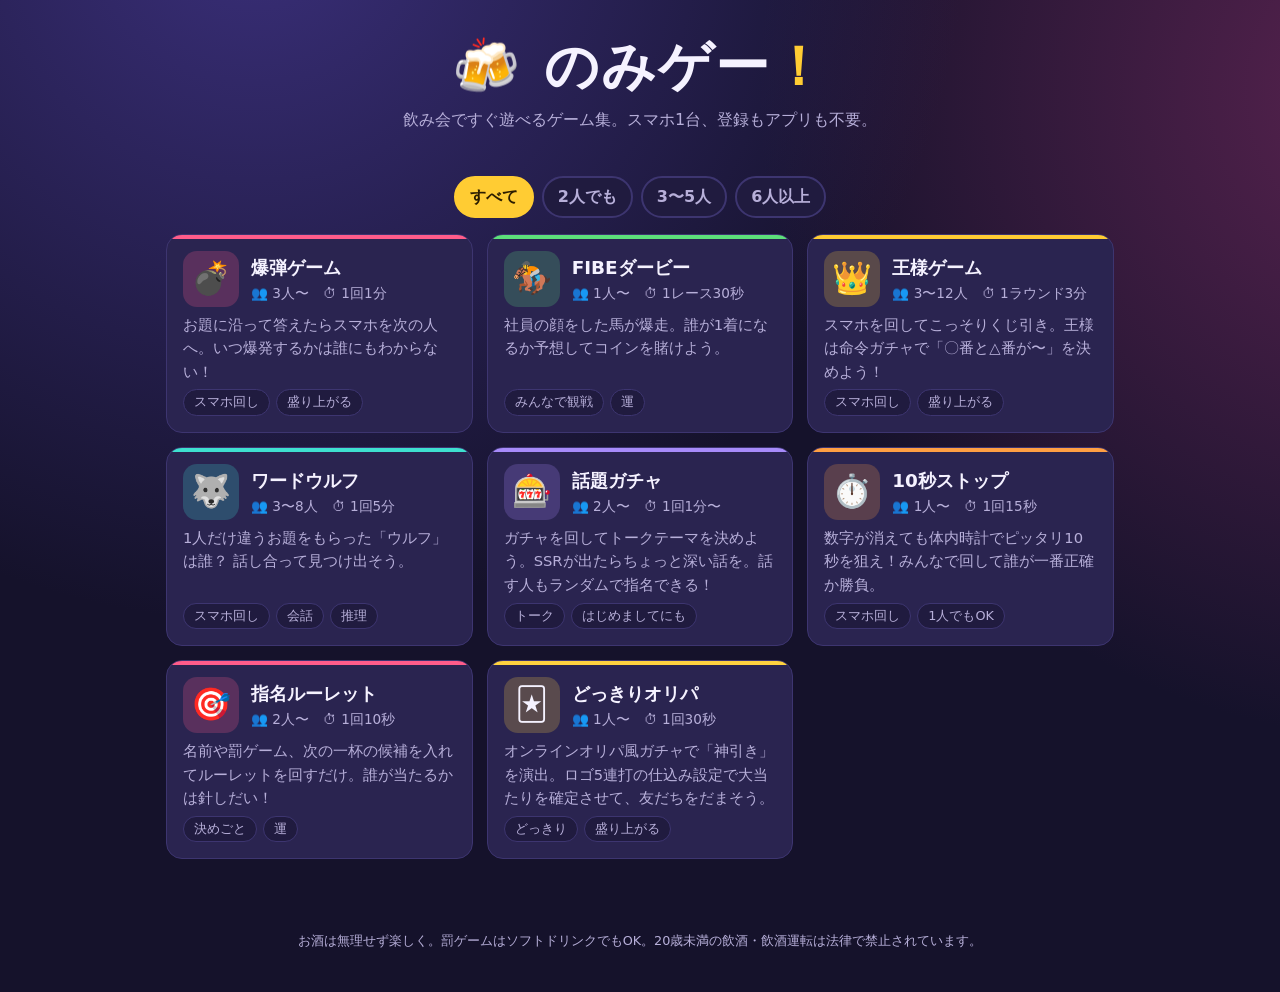
<file: index.html>
<!doctype html>
<html lang="ja">
<head>
<meta charset="utf-8">
<meta name="viewport" content="width=device-width,initial-scale=1">
<title>のみゲー！</title>
<meta name="description" content="飲み会ですぐ遊べるブラウザゲーム集。スマホ1台で、登録もアプリも不要。">
<link rel="icon" href="data:image/svg+xml,<svg xmlns='http://www.w3.org/2000/svg' viewBox='0 0 100 100'><text y='.9em' font-size='90'>🍻</text></svg>">
<link rel="stylesheet" href="assets/common.css">
<style>
  .hero { text-align: center; padding: 36px 16px 8px; }
  .hero h1 { margin: 0; font-size: clamp(2.2rem, 9vw, 3.4rem); letter-spacing: .04em; line-height: 1.15; }
  .hero h1 span { color: var(--accent); }
  .hero p { margin: 8px 0 0; color: var(--sub); }
  .filters { display: flex; gap: 8px; flex-wrap: wrap; justify-content: center; margin: 20px 0 8px; }
  .filters button {
    border: 2px solid var(--line); background: var(--bg2); color: var(--sub); border-radius: 999px;
    padding: 6px 14px; font-weight: 700;
  }
  .filters button.on { background: var(--accent); border-color: var(--accent); color: var(--accent-ink); }
  .grid { display: grid; grid-template-columns: repeat(auto-fill, minmax(260px, 1fr)); gap: 14px; margin-top: 16px; }
  .game {
    display: flex; flex-direction: column; gap: 6px; text-decoration: none; color: var(--ink);
    background: var(--card); border: 1px solid var(--line); border-radius: var(--radius); padding: 16px;
    position: relative; overflow: hidden; transition: transform .12s, border-color .12s;
  }
  .game::before { content: ""; position: absolute; inset: 0 0 auto 0; height: 4px; background: var(--c); }
  .game:hover { transform: translateY(-2px); border-color: var(--c); }
  .game .top { display: flex; align-items: center; gap: 12px; }
  .game .emoji {
    font-size: 2rem; width: 56px; height: 56px; display: grid; place-items: center; border-radius: 14px;
    background: color-mix(in srgb, var(--c) 22%, transparent); flex: none;
  }
  .game h2 { margin: 0; font-size: 1.15rem; }
  .game .meta { color: var(--sub); font-size: .85rem; }
  .game p { margin: 0; color: var(--sub); font-size: .92rem; flex: 1; }
  .game .tags { display: flex; gap: 6px; flex-wrap: wrap; }
  .empty { text-align: center; color: var(--sub); padding: 32px 0; }
  footer { text-align: center; color: var(--sub); font-size: .8rem; padding: 24px 16px 40px; }
</style>
</head>
<body>
  <header class="hero">
    <h1>🍻 のみゲー<span>！</span></h1>
    <p>飲み会ですぐ遊べるゲーム集。スマホ1台、登録もアプリも不要。</p>
  </header>

  <main class="g-main" style="max-width: 980px">
    <div class="filters" id="filters" role="group" aria-label="人数で絞り込み"></div>
    <div class="grid" id="grid"></div>
    <p class="empty hidden" id="empty">この人数で遊べるゲームはまだありません</p>
  </main>

  <footer>
    お酒は無理せず楽しく。罰ゲームはソフトドリンクでもOK。20歳未満の飲酒・飲酒運転は法律で禁止されています。
  </footer>

<script src="assets/games.js"></script>
<script>
(() => {
  const FILTERS = [
    { label: 'すべて', test: () => true },
    { label: '2人でも', test: g => g.minPlayers <= 2 },
    { label: '3〜5人', test: g => g.minPlayers <= 5 && g.maxPlayers >= 3 },
    { label: '6人以上', test: g => g.maxPlayers >= 6 },
  ];
  const esc = s => String(s).replace(/[&<>"']/g, c => ({ '&': '&amp;', '<': '&lt;', '>': '&gt;', '"': '&quot;', "'": '&#39;' }[c]));
  const games = window.GAMES || [];
  let current = 0;
  try { current = Math.min(FILTERS.length - 1, Math.max(0, +localStorage.getItem('nomige-filter') || 0)); } catch (e) { current = 0; }

  function render() {
    document.getElementById('filters').innerHTML = FILTERS.map((f, i) =>
      `<button class="${i === current ? 'on' : ''}" data-i="${i}" aria-pressed="${i === current}">${f.label}</button>`).join('');
    const list = games.filter(FILTERS[current].test);
    document.getElementById('grid').innerHTML = list.map(g => `
      <a class="game" href="${esc(g.path)}" style="--c:${esc(g.color)}">
        <div class="top">
          <span class="emoji" aria-hidden="true">${g.emoji}</span>
          <div><h2>${esc(g.title)}</h2><div class="meta">👥 ${esc(g.players)}　⏱ ${esc(g.time)}</div></div>
        </div>
        <p>${esc(g.desc)}</p>
        <div class="tags">${g.tags.map(t => `<span class="chip">${esc(t)}</span>`).join('')}</div>
      </a>`).join('');
    document.getElementById('empty').classList.toggle('hidden', list.length > 0);
  }
  document.getElementById('filters').addEventListener('click', e => {
    const b = e.target.closest('button');
    if (!b) return;
    current = +b.dataset.i;
    try { localStorage.setItem('nomige-filter', current); } catch (err) { /* 保存できなくても絞り込みは動く */ }
    render();
  });
  render();
})();
</script>
</body>
</html>
</file>
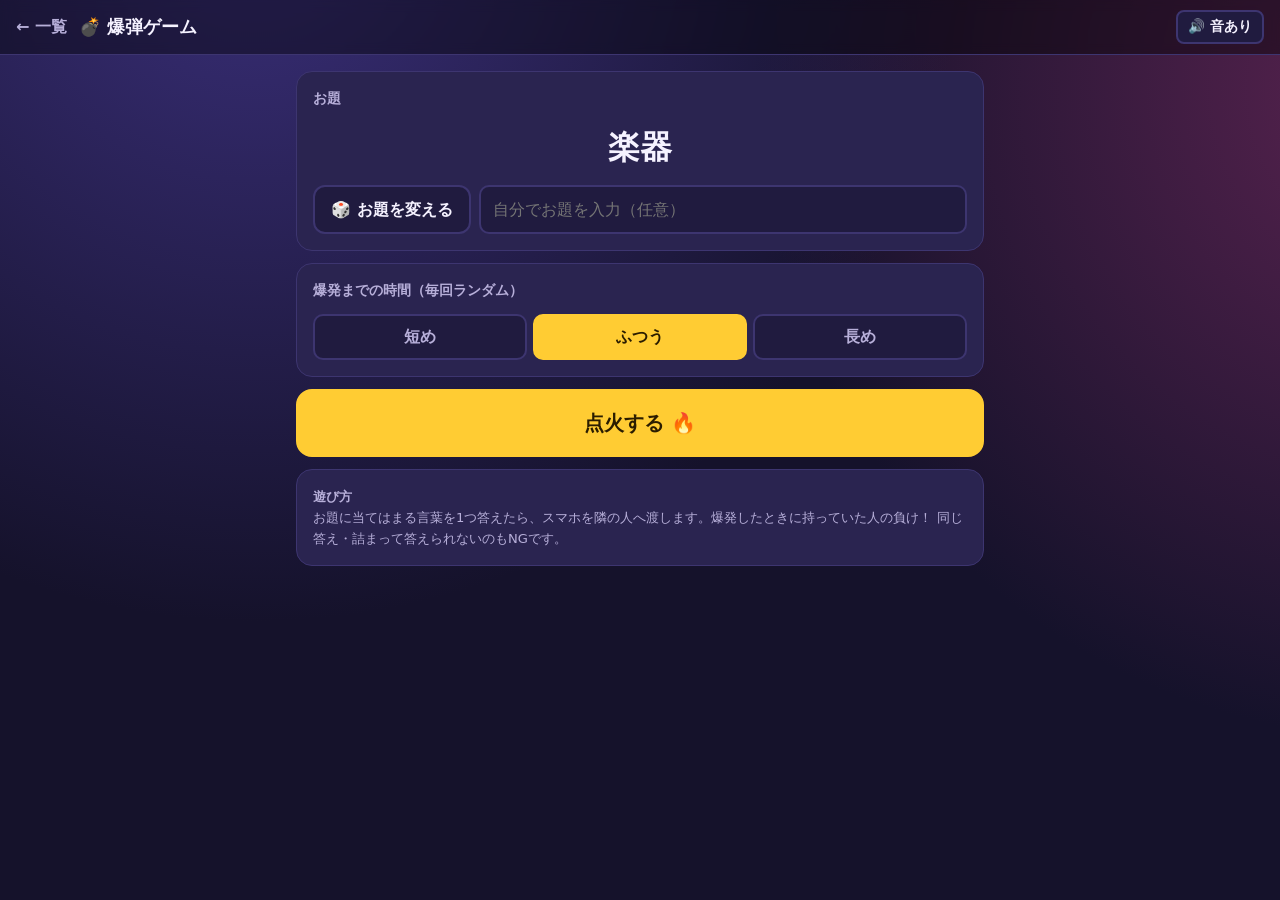
<file: games/bomb/index.html>
<!doctype html>
<html lang="ja">
<head>
<meta charset="utf-8">
<meta name="viewport" content="width=device-width,initial-scale=1">
<title>爆弾ゲーム｜のみゲー！</title>
<link rel="icon" href="data:image/svg+xml,<svg xmlns='http://www.w3.org/2000/svg' viewBox='0 0 100 100'><text y='.9em' font-size='90'>💣</text></svg>">
<link rel="stylesheet" href="../../assets/common.css">
<style>
  .topic { font-size: clamp(1.4rem, 6vw, 2rem); font-weight: 900; text-align: center; margin: 4px 0; line-height: 1.35; }
  .label { color: var(--sub); font-size: .85rem; font-weight: 700; }
  .seg { display: grid; grid-template-columns: repeat(3, 1fr); gap: 6px; }
  .seg button { border: 2px solid var(--line); background: var(--bg2); color: var(--sub); border-radius: 10px; padding: 8px 4px; font-weight: 700; }
  .seg button.on { background: var(--accent); border-color: var(--accent); color: var(--accent-ink); }
  .bomb-wrap { display: grid; place-items: center; padding: 24px 0 8px; }
  .bomb { font-size: 9rem; line-height: 1; user-select: none; animation: pulse 1s infinite ease-in-out; }
  .bomb.hot { animation-duration: .35s; }
  @keyframes pulse { 0%, 100% { transform: scale(1) rotate(-4deg); } 50% { transform: scale(1.08) rotate(4deg); } }
  .passes { text-align: center; color: var(--sub); }
  .boom {
    position: fixed; inset: 0; z-index: 100; display: grid; place-items: center; text-align: center; padding: 24px;
    background: radial-gradient(circle, #ffdd55 0, #ff5a1f 35%, #b3001b 75%, #3a0010 100%);
    animation: shake .5s;
  }
  .boom h2 { font-size: clamp(3rem, 18vw, 6rem); margin: 0; color: #fff; text-shadow: 0 4px 0 #0005; letter-spacing: .05em; }
  .boom .penalty { background: #0007; border-radius: 16px; padding: 14px 18px; margin: 16px auto; max-width: 420px; font-size: 1.15rem; font-weight: 700; }
  @keyframes shake {
    0%, 100% { transform: translate(0, 0); } 20% { transform: translate(-12px, 6px); } 40% { transform: translate(10px, -8px); }
    60% { transform: translate(-8px, -4px); } 80% { transform: translate(6px, 8px); }
  }
</style>
</head>
<body>
<header class="g-header">
  <a class="back" href="../../">← 一覧</a>
  <h1>💣 爆弾ゲーム</h1>
  <button class="btn small" id="soundBtn" aria-pressed="true">🔊 音あり</button>
</header>

<main class="g-main stack">
  <!-- 準備画面 -->
  <section id="setup" class="stack">
    <div class="card stack">
      <span class="label">お題</span>
      <div class="topic" id="topic"></div>
      <div class="row">
        <button class="btn" id="shuffleBtn">🎲 お題を変える</button>
        <input class="field" id="customTopic" maxlength="40" placeholder="自分でお題を入力（任意）" style="flex:1;min-width:180px">
      </div>
    </div>
    <div class="card stack">
      <span class="label">爆発までの時間（毎回ランダム）</span>
      <div class="seg" id="lengthSeg">
        <button data-len="short">短め</button>
        <button data-len="normal" class="on">ふつう</button>
        <button data-len="long">長め</button>
      </div>
    </div>
    <button class="btn big primary" id="startBtn">点火する 🔥</button>
    <div class="card note">
      <b>遊び方</b><br>
      お題に当てはまる言葉を1つ答えたら、スマホを隣の人へ渡します。爆発したときに持っていた人の負け！
      同じ答え・詰まって答えられないのもNGです。
    </div>
  </section>

  <!-- プレイ中 -->
  <section id="play" class="stack hidden">
    <div class="card"><span class="label">お題</span><div class="topic" id="playTopic"></div></div>
    <div class="bomb-wrap"><div class="bomb" id="bomb" aria-hidden="true">💣</div></div>
    <button class="btn big pink" id="passBtn">答えた！次の人へ 👉</button>
    <p class="passes" id="passes">パス 0 回</p>
  </section>
</main>

<div class="boom hidden" id="boom" role="alertdialog" aria-labelledby="boomTitle">
  <div>
    <h2 id="boomTitle">BOOM!!</h2>
    <p style="margin:0;font-weight:700">いまスマホを持っている人の負け！</p>
    <div class="penalty" id="penalty"></div>
    <div class="row" style="justify-content:center">
      <button class="btn primary" id="againBtn">もう一回（同じお題）</button>
      <button class="btn" id="newBtn">お題を変えて遊ぶ</button>
    </div>
  </div>
</div>

<script>
(() => {
  const TOPICS = [
    '山手線の駅', '赤いもの', 'コンビニで売っているもの', '「〜ラーメン」', 'カタカナ3文字の食べ物', '居酒屋のメニュー',
    'スポーツの名前', '国の名前', '果物', '動物', 'ジブリ作品', '会社にあるもの', '丸いもの', '冷蔵庫に入っているもの',
    '「あ」から始まる言葉', 'お寿司のネタ', '日本の都道府県', '野菜', '楽器', 'お菓子の名前', '乗り物', '夏といえば',
    '冬といえば', '体の部位', '色の名前', '朝ごはんに食べるもの', 'お酒の種類', '鍋の具材', '星座', '文房具',
    '「〜パン」', 'キャンプで使うもの', '昭和っぽいもの', 'カレーに入れるもの', '映画のタイトル', '虫の名前',
  ];
  const PENALTIES = [
    '好きな食べ物を3つ発表', '最近あった小さな幸せを話す', '右隣の人のいいところを1つ褒める', '一発ギャグ（スベってもOK）',
    'みんなに飲み物を注いで回る', '変顔で写真を1枚', '次の乾杯の音頭をとる', '子どもの頃の夢を発表',
    'お水かソフトドリンクを一杯飲む', '語尾に「〜ござる」をつけて次のゲームまで話す', '最近ハマっていることを30秒プレゼン',
    'モノマネを1つ（誰でもOK）',
  ];
  const LENGTHS = { short: [8, 20], normal: [18, 40], long: [35, 70] };

  const $ = s => document.querySelector(s);
  let topicIdx = Math.floor(Math.random() * TOPICS.length);
  let len = 'normal';
  let sound = true;
  let timer = 0, tickTimer = 0, startAt = 0, fuse = 0, passes = 0;
  let ctx = null;

  try { sound = localStorage.getItem('nomige-sound') !== 'off'; } catch (e) { sound = true; }

  const currentTopic = () => $('#customTopic').value.trim() || TOPICS[topicIdx];

  function renderSetup() {
    $('#topic').textContent = currentTopic();
    document.querySelectorAll('#lengthSeg button').forEach(b => b.classList.toggle('on', b.dataset.len === len));
    $('#soundBtn').textContent = sound ? '🔊 音あり' : '🔇 音なし';
    $('#soundBtn').setAttribute('aria-pressed', String(sound));
  }

  // ---------- 効果音（WebAudio。音声ファイルなし） ----------
  function audio() {
    if (!sound) return null;
    if (!ctx) {
      const AC = window.AudioContext || window.webkitAudioContext;
      if (!AC) return null;
      ctx = new AC();
    }
    if (ctx.state === 'suspended') ctx.resume();
    return ctx;
  }
  function beep(freq, dur, vol) {
    const a = audio();
    if (!a) return;
    const o = a.createOscillator(), g = a.createGain();
    o.type = 'square'; o.frequency.value = freq;
    g.gain.setValueAtTime(vol, a.currentTime);
    g.gain.exponentialRampToValueAtTime(0.0001, a.currentTime + dur);
    o.connect(g).connect(a.destination);
    o.start(); o.stop(a.currentTime + dur);
  }
  function explosionSound() {
    const a = audio();
    if (!a) return;
    const len = a.sampleRate * 1.2;
    const buf = a.createBuffer(1, len, a.sampleRate);
    const d = buf.getChannelData(0);
    for (let i = 0; i < len; i++) d[i] = (Math.random() * 2 - 1) * Math.pow(1 - i / len, 2.5);
    const src = a.createBufferSource(), f = a.createBiquadFilter(), g = a.createGain();
    src.buffer = buf; f.type = 'lowpass'; f.frequency.value = 900; g.gain.value = 0.9;
    src.connect(f).connect(g).connect(a.destination);
    src.start();
  }

  // ---------- 進行 ----------
  function start() {
    audio();
    const [lo, hi] = LENGTHS[len];
    fuse = (lo + Math.random() * (hi - lo)) * 1000;
    startAt = performance.now();
    passes = 0;
    $('#passes').textContent = 'パス 0 回';
    $('#playTopic').textContent = currentTopic();
    $('#setup').classList.add('hidden');
    $('#play').classList.remove('hidden');
    $('#boom').classList.add('hidden');
    $('#bomb').classList.remove('hot');
    clearTimeout(timer);
    timer = setTimeout(explode, fuse);
    tick();
  }
  function tick() {
    const elapsed = performance.now() - startAt;
    // 残り時間が少ないほど速く鳴らす。ただし揺らぎを入れて正確な残り時間は読ませない
    const ratio = Math.min(1, elapsed / fuse);
    const gap = Math.max(160, 900 - ratio * 700 + (Math.random() - 0.5) * 160);
    $('#bomb').classList.toggle('hot', ratio > 0.6);
    beep(ratio > 0.6 ? 1200 : 880, 0.06, 0.08);
    tickTimer = setTimeout(tick, gap);
  }
  function explode() {
    clearTimeout(tickTimer);
    explosionSound();
    try { if (navigator.vibrate) navigator.vibrate([400, 100, 400]); } catch (e) { /* 振動非対応 */ }
    $('#penalty').textContent = '罰ゲーム：' + PENALTIES[Math.floor(Math.random() * PENALTIES.length)];
    $('#boom').classList.remove('hidden');
  }
  function stopAll() { clearTimeout(timer); clearTimeout(tickTimer); }

  $('#shuffleBtn').addEventListener('click', () => {
    $('#customTopic').value = '';
    let n;
    do { n = Math.floor(Math.random() * TOPICS.length); } while (n === topicIdx && TOPICS.length > 1);
    topicIdx = n;
    renderSetup();
  });
  $('#customTopic').addEventListener('input', renderSetup);
  $('#lengthSeg').addEventListener('click', e => {
    const b = e.target.closest('button');
    if (b) { len = b.dataset.len; renderSetup(); }
  });
  $('#soundBtn').addEventListener('click', () => {
    sound = !sound;
    try { localStorage.setItem('nomige-sound', sound ? 'on' : 'off'); } catch (e) { /* 保存不可でも動く */ }
    renderSetup();
  });
  $('#startBtn').addEventListener('click', start);
  $('#passBtn').addEventListener('click', () => {
    passes++;
    $('#passes').textContent = `パス ${passes} 回`;
    beep(520, 0.05, 0.1);
  });
  $('#againBtn').addEventListener('click', start);
  $('#newBtn').addEventListener('click', () => {
    stopAll();
    $('#boom').classList.add('hidden');
    $('#play').classList.add('hidden');
    $('#setup').classList.remove('hidden');
    $('#shuffleBtn').click();
  });
  // 画面を離れたら止める（裏で爆発しないように）
  document.addEventListener('visibilitychange', () => {
    if (document.hidden && !$('#play').classList.contains('hidden') && $('#boom').classList.contains('hidden')) {
      stopAll();
      $('#play').classList.add('hidden');
      $('#setup').classList.remove('hidden');
    }
  });

  renderSetup();
})();
</script>
</body>
</html>
</file>
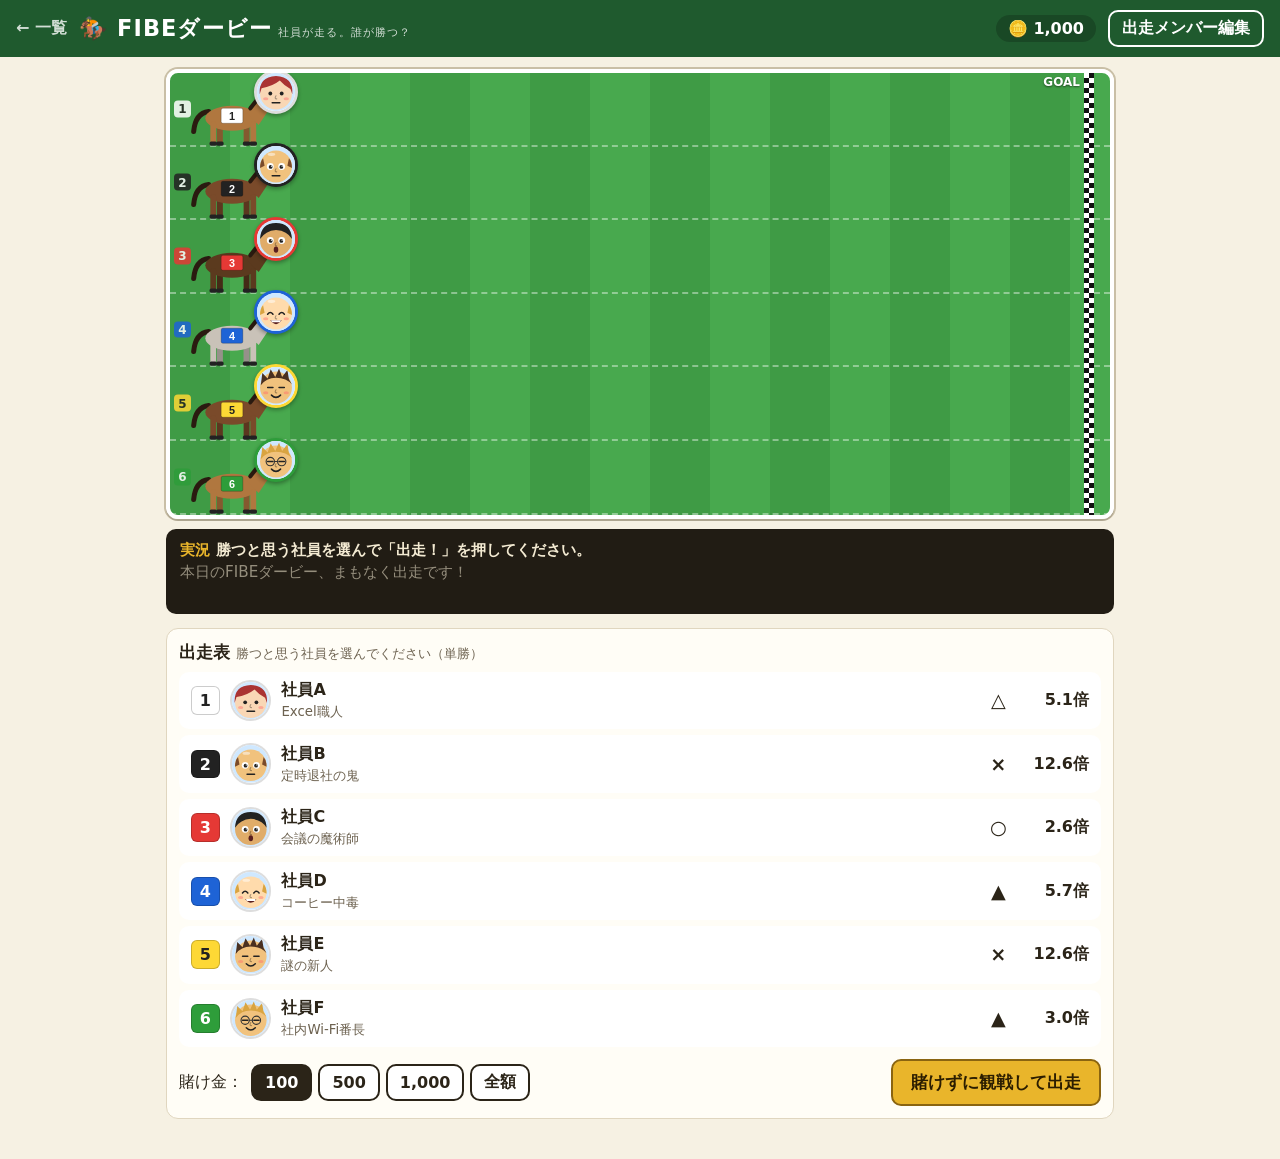
<file: games/fibe-derby/index.html>
<!doctype html>
<html lang="ja">
<head>
<meta charset="utf-8">
<meta name="viewport" content="width=device-width,initial-scale=1">
<title>FIBEダービー｜のみゲー！</title>
<link rel="icon" href="data:image/svg+xml,<svg xmlns='http://www.w3.org/2000/svg' viewBox='0 0 100 100'><text y='.9em' font-size='90'>🏇</text></svg>">
<style>
  :root {
    --bg: #f6f1e3;
    --ink: #2b2418;
    --sub: #6d6250;
    --green: #1f5a2e;
    --gold: #e9b52b;
    --card: #fffdf6;
    --line: #e0d6bf;
    --lane-h: 4.6em;
  }
  * { box-sizing: border-box; }
  html, body { margin: 0; }
  body {
    background: var(--bg);
    color: var(--ink);
    font-family: "Hiragino Kaku Gothic ProN", "Yu Gothic UI", "Meiryo", system-ui, sans-serif;
    font-size: 16px;
  }
  button { font: inherit; cursor: pointer; }
  button:disabled { cursor: not-allowed; opacity: .45; }

  header {
    background: var(--green);
    color: #fff;
    padding: 10px 16px;
    display: flex;
    align-items: center;
    gap: 12px;
    flex-wrap: wrap;
  }
  header h1 { margin: 0; font-size: 1.4rem; letter-spacing: .05em; flex: 1; white-space: nowrap; }
  header h1 small { font-size: .7rem; font-weight: normal; opacity: .8; margin-left: 6px; }
  .back-link { color: #fffc; text-decoration: none; font-weight: 700; white-space: nowrap; }
  .back-link:hover { color: #fff; }
  .coins { background: #0003; border-radius: 999px; padding: 4px 12px; font-weight: 700; }
  .btn {
    border: 2px solid var(--ink);
    background: #fff;
    color: var(--ink);
    border-radius: 10px;
    padding: 6px 12px;
    font-weight: 700;
  }
  header .btn { border-color: #fff; background: transparent; color: #fff; }
  .btn.primary { background: var(--gold); border-color: #8a6410; color: #2b1d00; }

  main { max-width: 980px; margin: 0 auto; padding: 12px 16px 40px; }

  /* ---------- コース ---------- */
  #track {
    position: relative;
    border-radius: 12px;
    overflow: hidden;
    background: repeating-linear-gradient(90deg, #3f9b45 0 60px, #48a94e 60px 120px);
    border: 4px solid #fff;
    box-shadow: 0 2px 0 #0002, 0 0 0 2px #c9bfa6;
    font-size: 16px;
  }
  .lane { position: relative; height: var(--lane-h); border-bottom: 2px dashed #ffffff66; }
  .lane:last-child { border-bottom: 0; }
  .lane-no {
    position: absolute; left: 4px; top: 50%; transform: translateY(-50%);
    width: 1.4em; height: 1.4em; border-radius: 4px; font-size: .75em; font-weight: 700;
    display: grid; place-items: center; opacity: .85;
  }
  .goal {
    position: absolute; top: 0; bottom: 0; right: 16px; width: 10px;
    background: conic-gradient(#111 25%, #fff 0 50%, #111 0 75%, #fff 0) 0 0 / 10px 10px;
    z-index: 1;
  }
  .goal-label {
    position: absolute; right: 30px; top: 2px; color: #fff; font-weight: 900; font-size: .75rem;
    text-shadow: 0 1px 2px #0008; z-index: 1;
  }
  #track.slowmo { box-shadow: 0 0 0 2px #c9bfa6, inset 0 0 60px #000a; }
  #track.slowmo::after {
    content: "SLOW MOTION"; position: absolute; left: 50%; top: 50%; transform: translate(-50%, -50%);
    font-size: 2.2rem; font-weight: 900; color: #fff3; letter-spacing: .2em; pointer-events: none; z-index: 3;
    white-space: nowrap;
  }

  /* ---------- 馬 ---------- */
  .horse {
    position: absolute; left: 0; top: calc((var(--lane-h) - 4.2em) / 2 + .4em);
    width: 6.25em; height: 4.2em; z-index: 2; will-change: transform;
  }
  .flip, .bob { position: absolute; inset: 0; }
  .horse.back .flip { transform: scaleX(-1); }
  .horse-svg { position: absolute; inset: 0; width: 100%; height: 100%; overflow: visible; }
  .face {
    position: absolute; left: 3.85em; top: -.8em; width: 2.75em; height: 2.75em;
    border-radius: 50%; overflow: hidden; border: 3px solid #fff; background: #fff;
    box-shadow: 0 2px 4px #0005;
  }
  .face img, .face svg { width: 100%; height: 100%; object-fit: cover; display: block; }
  .bubble {
    position: absolute; left: 4.4em; top: -1.9em; font-size: 1.1em; z-index: 4;
    filter: drop-shadow(0 1px 1px #0006); pointer-events: none;
  }
  .rank-badge {
    position: absolute; left: -.2em; top: -.6em; background: var(--gold); color: #2b1d00; font-weight: 900;
    border-radius: 6px; padding: 0 .35em; font-size: .8em; z-index: 4; display: none;
  }
  .horse.done .rank-badge { display: block; }

  .leg { transform-box: fill-box; transform-origin: 50% 0; }
  .tail { transform-box: fill-box; transform-origin: 100% 0; }
  .running .leg-a { animation: legA .32s infinite alternate ease-in-out; }
  .running .leg-b { animation: legB .32s infinite alternate ease-in-out; }
  .running .tail { animation: tail .32s infinite alternate ease-in-out; }
  .running .bob { animation: bob .32s infinite alternate ease-in-out; }
  .horse.napping .leg, .horse.napping .bob, .horse.napping .tail { animation: none; }
  .horse.spin .bob { animation: spin .5s linear infinite; }
  #track.slowmo .running .leg-a, #track.slowmo .running .leg-b,
  #track.slowmo .running .tail, #track.slowmo .running .bob { animation-duration: .9s; }
  @keyframes legA { from { transform: rotate(30deg); } to { transform: rotate(-30deg); } }
  @keyframes legB { from { transform: rotate(-30deg); } to { transform: rotate(30deg); } }
  @keyframes tail { from { transform: rotate(-10deg); } to { transform: rotate(14deg); } }
  @keyframes bob { from { transform: translateY(0); } to { transform: translateY(-4px); } }
  @keyframes spin { to { transform: rotate(360deg); } }

  /* ---------- 実況 ---------- */
  #commentary {
    margin-top: 10px; background: #211c14; color: #f3ead2; border-radius: 10px;
    padding: 10px 14px; min-height: 5.6em; font-size: .95rem; line-height: 1.5;
  }
  #commentary .label { color: var(--gold); font-weight: 900; margin-right: 6px; }
  #commentary p { margin: 0; opacity: .55; }
  #commentary p:first-child { opacity: 1; font-weight: 700; }

  /* ---------- 出走表 ---------- */
  #paddock { margin-top: 14px; background: var(--card); border: 1px solid var(--line); border-radius: 12px; padding: 12px; }
  #paddock h2 { margin: 0 0 8px; font-size: 1.05rem; }
  #paddock h2 small { font-weight: normal; color: var(--sub); font-size: .8rem; margin-left: 6px; }
  .rows { display: grid; gap: 6px; }
  .row {
    display: grid; grid-template-columns: auto auto 1fr auto auto; align-items: center; gap: 10px;
    padding: 6px 10px; border: 2px solid transparent; border-radius: 10px; background: #fff; cursor: pointer;
  }
  .row:hover { border-color: var(--line); }
  .row.sel { border-color: var(--gold); background: #fff7d9; }
  .row input { position: absolute; opacity: 0; pointer-events: none; }
  .locked .row { cursor: default; }
  .waku { width: 1.8em; height: 1.8em; border-radius: 6px; display: grid; place-items: center; font-weight: 900; border: 1px solid #0003; }
  .pface { width: 2.6em; height: 2.6em; border-radius: 50%; overflow: hidden; border: 2px solid #0002; background: #fff; }
  .pface img, .pface svg { width: 100%; height: 100%; object-fit: cover; display: block; }
  .pname { min-width: 0; }
  .pname b { display: block; overflow: hidden; text-overflow: ellipsis; white-space: nowrap; }
  .pname small { color: var(--sub); }
  .cond { font-size: 1.2rem; font-weight: 900; width: 1.4em; text-align: center; }
  .odds { font-weight: 900; font-variant-numeric: tabular-nums; min-width: 4.2em; text-align: right; }

  .betbar { display: flex; flex-wrap: wrap; align-items: center; gap: 8px; margin-top: 12px; }
  .betbar .amounts { display: flex; gap: 6px; flex-wrap: wrap; }
  .amt.sel { background: var(--ink); color: #fff; }
  #startBtn { margin-left: auto; font-size: 1.05rem; padding: 10px 18px; }

  /* ---------- モーダル ---------- */
  .modal { position: fixed; inset: 0; background: #000a; display: none; align-items: center; justify-content: center; padding: 16px; z-index: 10; }
  .modal.open { display: flex; }
  .sheet {
    background: var(--card); border-radius: 16px; width: 100%; max-width: 560px; max-height: calc(100vh - 32px);
    overflow: auto; padding: 18px; box-shadow: 0 10px 40px #0006;
  }
  .sheet h2 { margin: 0 0 12px; }
  .podium { display: flex; align-items: flex-end; justify-content: center; gap: 10px; margin: 8px 0 14px; }
  .pod { text-align: center; flex: 1; max-width: 160px; }
  .pod .pface { margin: 0 auto 6px; width: 4em; height: 4em; }
  .pod.p1 .pface { width: 6em; height: 6em; border: 4px solid var(--gold); }
  .pod .stand { border-radius: 8px 8px 0 0; color: #fff; font-weight: 900; padding: 6px 0; margin-top: 6px; }
  .pod.p1 .stand { background: #c9971c; height: 70px; }
  .pod.p2 .stand { background: #9aa3ad; height: 48px; }
  .pod.p3 .stand { background: #b06d3b; height: 34px; }
  .pod b { display: block; overflow: hidden; text-overflow: ellipsis; white-space: nowrap; }
  .pod small { color: var(--sub); }
  .rest { margin: 0 0 12px; padding-left: 1.6em; color: var(--sub); }
  .payout { font-size: 1.15rem; font-weight: 900; text-align: center; margin: 10px 0 14px; }
  .payout.win { color: #b8860b; }
  .sheet .actions { display: flex; gap: 8px; justify-content: flex-end; flex-wrap: wrap; }

  .ed-list { display: grid; gap: 8px; margin-bottom: 12px; }
  .ed-item { display: grid; grid-template-columns: auto 1fr; gap: 10px; align-items: center; background: #fff; border: 1px solid var(--line); border-radius: 10px; padding: 8px; }
  .ed-item .pface { width: 3.4em; height: 3.4em; }
  .ed-fields { display: grid; gap: 4px; min-width: 0; }
  .ed-fields input[type=text] { width: 100%; font: inherit; padding: 4px 8px; border: 1px solid var(--line); border-radius: 6px; }
  .ed-btns { display: flex; gap: 6px; flex-wrap: wrap; }
  .ed-btns .btn { padding: 2px 8px; font-size: .85rem; }
  .ed-btns label.btn input { display: none; }
  .note { color: var(--sub); font-size: .82rem; margin: 0 0 12px; }

  #toast {
    position: fixed; left: 50%; bottom: 20px; transform: translateX(-50%); background: #211c14; color: #fff;
    padding: 10px 16px; border-radius: 10px; font-weight: 700; z-index: 20; display: none; max-width: calc(100% - 32px);
  }

  @media (max-width: 640px) {
    #track { font-size: 12px; }
    header h1 small { display: none; }
    .row { gap: 6px; padding: 6px; }
    #startBtn { width: 100%; margin-left: 0; }
  }
</style>
</head>
<body>
<header>
  <a class="back-link" href="../../">← 一覧</a>
  <h1>🏇 FIBEダービー<small>社員が走る。誰が勝つ？</small></h1>
  <span class="coins">🪙 <span id="coins">0</span></span>
  <button class="btn" id="editBtn">出走メンバー編集</button>
</header>

<main>
  <div id="track"></div>
  <div id="commentary"></div>

  <section id="paddock">
    <h2>出走表<small>勝つと思う社員を選んでください（単勝）</small></h2>
    <div class="rows" id="rows"></div>
    <div class="betbar">
      <span>賭け金：</span>
      <div class="amounts" id="amounts"></div>
      <button class="btn primary" id="startBtn">出走！</button>
    </div>
  </section>
</main>

<div class="modal" id="resultModal"><div class="sheet" id="resultSheet"></div></div>
<div class="modal" id="editModal"><div class="sheet" id="editSheet"></div></div>
<div id="toast"></div>

<script src="roster.js"></script>
<script>
(() => {
  'use strict';

  const STORE_KEY = 'fibe-derby-v1';
  const MAX_RUNNERS = 8;
  const MAX_ROSTER = 30;
  const DISTANCE = 100;
  const START_COINS = 1000;
  const BET_STEPS = [100, 500, 1000, 'ALL'];
  // JRAの枠色（白・黒・赤・青・黄・緑・橙・桃）
  const WAKU = [
    { bg: '#ffffff', fg: '#222' }, { bg: '#222222', fg: '#fff' }, { bg: '#e53935', fg: '#fff' },
    { bg: '#1e63d6', fg: '#fff' }, { bg: '#fdd835', fg: '#222' }, { bg: '#2e9d3a', fg: '#fff' },
    { bg: '#fb8c00', fg: '#fff' }, { bg: '#f48fb1', fg: '#222' },
  ];
  const COATS = ['#8d5a2b', '#5b3a1e', '#b0773f', '#3b2a1f', '#c9c2b8', '#7a4a2a'];
  const EVENTS = [
    { cls: 'napping', mult: 0, dur: 1.6, icon: '💤', say: n => `おっと${n}、走りながら居眠りだ！` },
    { cls: '', mult: 2.0, dur: 1.2, icon: '⚡', say: n => `${n}、締め切り前の本気ダッシュ！！` },
    { cls: 'back', mult: -0.5, dur: 0.9, icon: '↩️', say: n => `${n}、忘れ物を取りにまさかの逆走！` },
    { cls: 'napping', mult: 0.15, dur: 1.3, icon: '📞', say: n => `${n}に上司から着信！立ち止まって対応中！` },
    { cls: '', mult: 1.6, dur: 1.6, icon: '☕', say: n => `${n}、コーヒーをキメて覚醒！` },
    { cls: 'spin', mult: 0.3, dur: 1.0, icon: '🌀', say: n => `${n}、なぜかその場で回転！` },
    { cls: '', mult: 1.4, dur: 1.5, icon: '🍱', say: n => `${n}、昼休みのチャイムが聞こえて加速！` },
  ];

  const $ = s => document.querySelector(s);
  const esc = s => String(s).replace(/[&<>"']/g, c => ({ '&': '&amp;', '<': '&lt;', '>': '&gt;', '"': '&quot;', "'": '&#39;' }[c]));
  const clamp = (v, a, b) => Math.max(a, Math.min(b, v));

  function hashStr(s) {
    let h = 2166136261;
    for (const ch of String(s)) { h ^= ch.codePointAt(0); h = Math.imul(h, 16777619); }
    return h >>> 0;
  }
  function mulberry32(a) {
    return () => {
      a |= 0; a = a + 0x6D2B79F5 | 0;
      let t = Math.imul(a ^ a >>> 15, 1 | a);
      t = t + Math.imul(t ^ t >>> 7, 61 | t) ^ t;
      return ((t ^ t >>> 14) >>> 0) / 4294967296;
    };
  }
  const pick = (r, arr) => arr[Math.floor(r() * arr.length)];
  function shuffle(arr) {
    const a = arr.slice();
    for (let i = a.length - 1; i > 0; i--) { const j = Math.floor(Math.random() * (i + 1)); [a[i], a[j]] = [a[j], a[i]]; }
    return a;
  }

  // ---------- 仮の顔（写真がないとき） ----------
  function faceSVG(seed) {
    const r = mulberry32(hashStr(seed));
    const skin = pick(r, ['#f9d7b5', '#f1c27d', '#e0ac69', '#ffdbac', '#d9a066']);
    const hair = pick(r, ['#222', '#4a3020', '#7a4b2a', '#8a8a8a', '#d9a441', '#a33']);
    const hairStyle = Math.floor(r() * 4), eyes = Math.floor(r() * 4), mouth = Math.floor(r() * 4);
    const glasses = r() < 0.3, blush = r() < 0.5;
    let s = `<svg viewBox="0 0 100 100" xmlns="http://www.w3.org/2000/svg"><rect width="100" height="100" fill="#cfe8ff"/>`;
    s += `<circle cx="50" cy="54" r="42" fill="${skin}"/>`;
    s += [
      `<path d="M8 50 Q10 8 50 8 Q90 8 92 50 Q80 28 50 26 Q22 28 8 50Z" fill="${hair}"/>`,
      `<path d="M10 48 L14 16 L28 30 L36 6 L48 26 L58 4 L66 26 L80 8 L84 32 L92 46 Q78 28 50 28 Q24 28 10 48Z" fill="${hair}"/>`,
      `<path d="M8 58 Q8 40 16 32 L20 52Z M92 58 Q92 40 84 32 L80 52Z" fill="${hair}"/><ellipse cx="38" cy="22" rx="10" ry="4" fill="#fff" opacity=".5"/>`,
      `<path d="M7 56 Q4 10 50 8 Q96 10 93 56 L88 42 Q70 32 60 20 Q40 36 12 40Z" fill="${hair}"/>`,
    ][hairStyle];
    s += [
      `<circle cx="35" cy="54" r="5" fill="#222"/><circle cx="65" cy="54" r="5" fill="#222"/>`,
      `<path d="M28 56 Q35 47 42 56 M58 56 Q65 47 72 56" stroke="#222" stroke-width="4" fill="none" stroke-linecap="round"/>`,
      `<circle cx="35" cy="54" r="9" fill="#fff"/><circle cx="65" cy="54" r="9" fill="#fff"/><circle cx="36" cy="55" r="5" fill="#222"/><circle cx="64" cy="55" r="5" fill="#222"/><circle cx="38" cy="53" r="1.6" fill="#fff"/><circle cx="66" cy="53" r="1.6" fill="#fff"/>`,
      `<path d="M28 54 H42 M58 54 H72" stroke="#222" stroke-width="4" stroke-linecap="round"/>`,
    ][eyes];
    if (glasses) s += `<g fill="none" stroke="#333" stroke-width="3"><circle cx="35" cy="54" r="11"/><circle cx="65" cy="54" r="11"/><path d="M46 54 H54"/></g>`;
    if (blush) s += `<ellipse cx="23" cy="68" rx="7" ry="4" fill="#ff6b6b" opacity=".45"/><ellipse cx="77" cy="68" rx="7" ry="4" fill="#ff6b6b" opacity=".45"/>`;
    s += `<path d="M50 60 Q45 68 52 68" stroke="#0005" stroke-width="3" fill="none" stroke-linecap="round"/>`;
    s += [
      `<path d="M38 74 Q50 86 62 74" stroke="#222" stroke-width="4" fill="none" stroke-linecap="round"/>`,
      `<ellipse cx="50" cy="78" rx="6" ry="8" fill="#5a1f1f"/>`,
      `<path d="M40 78 H60" stroke="#222" stroke-width="4" stroke-linecap="round"/>`,
      `<path d="M35 72 Q50 92 65 72Z" fill="#5a1f1f"/><path d="M37 72 H63 L61 77 H39Z" fill="#fff"/>`,
    ][mouth];
    return s + '</svg>';
  }
  const faceHTML = m => m.photo ? `<img src="${esc(m.photo)}" alt="">` : faceSVG(m.id);

  function horseSVG(coat, waku, num) {
    const leg = (x, cls, far) => `<g class="leg ${cls}"><rect x="${x}" y="46" width="7" height="28" rx="3" fill="${coat}"/>${far ? `<rect x="${x}" y="46" width="7" height="28" rx="3" fill="#000" opacity=".25"/>` : ''}<rect x="${x - 1}" y="70" width="9" height="5" rx="2" fill="#222"/></g>`;
    return `<svg class="horse-svg" viewBox="0 0 120 80" xmlns="http://www.w3.org/2000/svg">
      <path class="tail" d="M20 34 Q4 36 2 58" stroke="#2a1a10" stroke-width="6" fill="none" stroke-linecap="round"/>
      ${leg(30, 'leg-b', true)}${leg(62, 'leg-a', true)}
      <ellipse cx="48" cy="42" rx="32" ry="15" fill="${coat}"/>
      <path d="M66 36 L86 12 L100 20 L80 50Z" fill="${coat}"/>
      <path d="M70 30 L85 11" stroke="#2a1a10" stroke-width="5" stroke-linecap="round"/>
      <rect x="35" y="30" width="26" height="18" rx="2" fill="${waku.bg}" stroke="#0004"/>
      <text x="48" y="44" font-size="13" font-weight="700" text-anchor="middle" fill="${waku.fg}" font-family="sans-serif">${num}</text>
      ${leg(22, 'leg-a', false)}${leg(70, 'leg-b', false)}
    </svg>`;
  }

  // ---------- 保存 ----------
  function defaultRoster() {
    // roster.js が読めない環境でも遊べるように最低限の仮メンバーを用意する
    const src = Array.isArray(window.FIBE_ROSTER) && window.FIBE_ROSTER.length >= 2
      ? window.FIBE_ROSTER
      : ['社員A', '社員B', '社員C', '社員D'].map(name => ({ name }));
    return src.map((m, i) => ({
      id: 'd' + i + '-' + hashStr(m.name), name: String(m.name || `社員${i + 1}`), catch: String(m.catch || ''), photo: String(m.photo || ''),
    }));
  }
  function loadStore() {
    let d = null;
    try { d = JSON.parse(localStorage.getItem(STORE_KEY)); } catch (e) { d = null; }
    const out = { coins: START_COINS, rosterEdited: false, roster: null };
    if (d && typeof d.coins === 'number' && isFinite(d.coins)) out.coins = d.coins;
    if (d && d.rosterEdited && Array.isArray(d.roster) && d.roster.length >= 2) { out.rosterEdited = true; out.roster = d.roster; }
    return out;
  }
  function save() {
    try { localStorage.setItem(STORE_KEY, JSON.stringify(store)); return true; }
    catch (e) { toast('保存できませんでした（ブラウザの保存領域が足りない可能性があります）'); return false; }
  }
  const roster = () => store.rosterEdited && store.roster ? store.roster : defaultRoster();

  let toastTimer = 0;
  function toast(msg) {
    const t = $('#toast');
    t.textContent = msg; t.style.display = 'block';
    clearTimeout(toastTimer); toastTimer = setTimeout(() => { t.style.display = 'none'; }, 3500);
  }

  // ---------- 状態 ----------
  const store = loadStore();
  let race = null;
  let selected = null;
  let bet = 100;
  let rafId = 0;

  function condMark(stat) {
    if (stat > 0.8) return '◎';
    if (stat > 0.6) return '○';
    if (stat > 0.4) return '▲';
    if (stat > 0.2) return '△';
    return '×';
  }

  function newCard() {
    cancelAnimationFrame(rafId);
    if (store.coins < 100) {
      store.coins = START_COINS; save();
      toast('コインが尽きたので、社長から温情の1000コインが支給されました');
    }
    let members = roster();
    if (members.length > MAX_RUNNERS) members = shuffle(members).slice(0, MAX_RUNNERS);
    const horses = members.map((m, i) => ({
      id: m.id, name: m.name, catch: m.catch, photo: m.photo,
      num: i + 1, waku: WAKU[i % WAKU.length], coat: pick(Math.random, COATS),
      stat: Math.random(), kick: Math.random(), pos: 0, burst: 0,
      ev: null, evLeft: 0, evCount: 0, late: 0, done: false, time: null, el: null,
    }));
    // 同じ走行モデルで裏レースを繰り返し、実際の勝率に近いオッズを付ける
    const wins = simulateWins(horses, 400);
    horses.forEach((h, i) => {
      const p = (wins[i] + 0.5) / (400 + horses.length * 0.5);
      h.odds = clamp(Math.round(0.8 / p * 10) / 10, 1.1, 999.9);
    });
    race = { horses, phase: 'paddock', t: 0, leaderId: null, lastLeaderSay: -9, said: {}, slow: false, slowDone: false, order: [], endAt: null, bet: 0, pickId: null };
    selected = null;
    renderTrack(); renderPaddock(); renderCoins();
    setCommentary(['本日のFIBEダービー、まもなく出走です！', '勝つと思う社員を選んで「出走！」を押してください。']);
  }

  // ---------- 描画 ----------
  function renderCoins() { $('#coins').textContent = store.coins.toLocaleString(); }

  function renderTrack() {
    const track = $('#track');
    track.classList.remove('slowmo');
    track.innerHTML = race.horses.map(h => `
      <div class="lane">
        <span class="lane-no" style="background:${h.waku.bg};color:${h.waku.fg}">${h.num}</span>
        <div class="horse" data-id="${esc(h.id)}">
          <div class="flip"><div class="bob">${horseSVG(h.coat, h.waku, h.num)}<div class="face" style="border-color:${h.waku.bg === '#ffffff' ? '#ddd' : h.waku.bg}">${faceHTML(h)}</div></div></div>
          <span class="bubble"></span><span class="rank-badge"></span>
        </div>
      </div>`).join('') + '<div class="goal"></div><span class="goal-label">GOAL</span>';
    track.querySelectorAll('.horse').forEach((el, i) => { race.horses[i].el = el; });
    layout();
    race.horses.forEach(placeHorse);
  }

  let geo = { startX: 22, span: 300 };
  function layout() {
    const track = $('#track');
    const any = track.querySelector('.horse');
    if (!any) return;
    const face = any.querySelector('.face');
    const nose = face.offsetLeft + face.offsetWidth;
    const goalX = track.clientWidth - 16 - 10;
    const startX = track.clientWidth < 500 ? 16 : 22;
    geo = { startX, span: Math.max(40, goalX - nose - startX) };
  }
  function placeHorse(h) {
    const x = geo.startX + clamp(h.pos, -6, DISTANCE) / DISTANCE * geo.span;
    h.el.style.transform = `translateX(${x}px)`;
  }

  function renderPaddock() {
    const locked = race.phase !== 'paddock';
    $('#paddock').classList.toggle('locked', locked);
    $('#rows').innerHTML = race.horses.map(h => `
      <label class="row ${selected === h.id ? 'sel' : ''}">
        <input type="radio" name="pick" value="${esc(h.id)}" ${selected === h.id ? 'checked' : ''} ${locked ? 'disabled' : ''}>
        <span class="waku" style="background:${h.waku.bg};color:${h.waku.fg}">${h.num}</span>
        <span class="pface">${faceHTML(h)}</span>
        <span class="pname"><b>${esc(h.name)}</b><small>${esc(h.catch)}</small></span>
        <span class="cond" title="調子">${condMark(h.stat)}</span>
        <span class="odds">${h.odds.toFixed(1)}倍</span>
      </label>`).join('');
    $('#amounts').innerHTML = BET_STEPS.map(v => {
      const val = v === 'ALL' ? store.coins : v;
      const dis = locked || val > store.coins || val <= 0;
      return `<button class="btn amt ${bet === v ? 'sel' : ''}" data-v="${v}" ${dis ? 'disabled' : ''}>${v === 'ALL' ? '全額' : v.toLocaleString()}</button>`;
    }).join('');
    updateStartBtn();
  }
  function betValue() { return bet === 'ALL' ? store.coins : Math.min(bet, store.coins); }
  function updateStartBtn() {
    const b = $('#startBtn');
    b.disabled = race.phase !== 'paddock';
    const h = race.horses.find(x => x.id === selected);
    b.textContent = h ? `${h.name}に${betValue().toLocaleString()}コイン賭けて出走！` : '賭けずに観戦して出走';
    $('#editBtn').disabled = race.phase === 'running';
  }

  let lines = [];
  function setCommentary(arr) { lines = arr.slice().reverse(); drawCommentary(); }
  function say(text) { lines.unshift(text); lines = lines.slice(0, 4); drawCommentary(); }
  function drawCommentary() {
    $('#commentary').innerHTML = lines.map((l, i) => `<p>${i === 0 ? '<span class="label">実況</span>' : ''}${esc(l)}</p>`).join('');
  }

  // ---------- レース ----------
  function startRace() {
    if (race.phase !== 'paddock') return;
    if (selected) {
      race.bet = betValue(); race.pickId = selected;
      store.coins -= race.bet; save(); renderCoins();
    }
    race.phase = 'running';
    renderPaddock();
    $('#track').scrollIntoView({ behavior: 'smooth', block: 'start' });
    const late = [];
    race.horses.forEach(h => {
      h.el.classList.add('running');
      if (Math.random() < 0.15) { h.late = 0.4 + Math.random() * 0.8; late.push(h.name); }
    });
    say('各馬いっせいにスタート！');
    if (late.length) setTimeout(() => say(`${late.join('、')}、出遅れた！`), 350);
    let last = performance.now();
    const loop = now => {
      const dt = Math.min(0.05, (now - last) / 1000);
      last = now;
      step(dt * (race.slow ? 0.35 : 1));
      race.horses.forEach(placeHorse);
      if (race.phase === 'running') rafId = requestAnimationFrame(loop);
    };
    rafId = requestAnimationFrame(loop);
  }

  function setEvent(h, ev) {
    h.ev = ev; h.evLeft = ev ? ev.dur : 0;
    h.el.classList.remove('napping', 'back', 'spin');
    if (ev && ev.cls) h.el.classList.add(ev.cls);
    h.el.querySelector('.bubble').textContent = ev ? ev.icon : '';
  }

  // 1頭の瞬間速度（本番レースとオッズ計算の両方で使う）
  function speedOf(h, t, dt) {
    h.burst = clamp(h.burst + (Math.random() - 0.5) * dt * 6, -1.5, 1.5);
    let v = 6.4 + h.stat * 1.2 + h.burst + (h.pos > 70 ? h.kick * 1.4 : 0);
    if (h.ev) v *= h.ev.mult;
    if (t < h.late) v = 0;
    return v;
  }

  function simulateWins(horses, n) {
    const wins = horses.map(() => 0);
    const dt = 0.05;
    for (let k = 0; k < n; k++) {
      const hs = horses.map(h => ({ stat: h.stat, kick: h.kick, pos: 0, burst: 0, ev: null, evLeft: 0, evCount: 0, late: Math.random() < 0.15 ? 0.4 + Math.random() * 0.8 : 0 }));
      let t = 0, winner = -1;
      while (winner < 0 && t < 30) {
        t += dt;
        let best = -1, bestOver = -1;
        hs.forEach((h, i) => {
          if (h.ev) { h.evLeft -= dt; if (h.evLeft <= 0) h.ev = null; }
          else if (t > 1 && h.evCount < 2 && h.pos < 96 && Math.random() < 0.07 * dt) { h.ev = EVENTS[Math.floor(Math.random() * EVENTS.length)]; h.evLeft = h.ev.dur; h.evCount++; }
          h.pos += speedOf(h, t, dt) * dt;
          if (h.pos >= DISTANCE && h.pos - DISTANCE > bestOver) { best = i; bestOver = h.pos - DISTANCE; }
        });
        winner = best;
      }
      if (winner < 0) winner = hs.reduce((bi, h, i) => h.pos > hs[bi].pos ? i : bi, 0);
      wins[winner]++;
    }
    return wins;
  }

  function step(dt) {
    race.t += dt;
    for (const h of race.horses) {
      if (h.done) continue;
      if (h.ev) {
        h.evLeft -= dt;
        if (h.evLeft <= 0) setEvent(h, null);
      } else if (race.t > 1 && h.evCount < 2 && h.pos < 96 && Math.random() < 0.07 * dt) {
        const ev = EVENTS[Math.floor(Math.random() * EVENTS.length)];
        h.evCount++; setEvent(h, ev); say(ev.say(h.name));
      }
      const v = speedOf(h, race.t, dt);
      const prev = h.pos;
      h.pos += v * dt;
      if (h.pos >= DISTANCE) {
        const frac = (DISTANCE - prev) / (h.pos - prev);
        h.time = race.t - dt + dt * frac;
        h.pos = DISTANCE; h.done = true;
        setEvent(h, null);
        h.el.classList.remove('running'); h.el.classList.add('done');
        race.order.push(h);
        onFinish(h);
      }
    }
    commentate();
    const allDone = race.horses.every(h => h.done);
    if (race.endAt === null && (allDone || race.t > 30)) race.endAt = race.t + 0.8;
    if (race.endAt !== null && race.t >= race.endAt) endRace();
  }

  function commentate() {
    const running = race.horses.slice().sort((a, b) => b.pos - a.pos);
    const lead = running[0], second = running[1];
    if (race.order.length) return;
    if (lead.id !== race.leaderId && race.t - race.lastLeaderSay > 1.5 && race.t > 1.2) {
      race.leaderId = lead.id; race.lastLeaderSay = race.t;
      say(`先頭は${lead.name}！`);
    }
    if (!race.said.half && lead.pos > 50) { race.said.half = true; say(`折り返し！先頭${lead.name}、2番手に${second.name}！`); }
    if (!race.said.last && lead.pos > 75) { race.said.last = true; say('最後の直線に入った！'); }
    if (!race.slowDone && !race.slow && lead.pos > 88 && second && second.pos > lead.pos - 5) {
      race.slow = true; $('#track').classList.add('slowmo');
      say(`${lead.name}と${second.name}の大接戦！スローモーションでお送りします！`);
    }
  }

  function onFinish(h) {
    if (race.order.length === 1) {
      say(`${h.name}、いま先頭でゴールイン！！`);
      race.slow = false; race.slowDone = true; $('#track').classList.remove('slowmo');
    }
  }

  function finalOrder() {
    const done = race.horses.filter(h => h.done).sort((a, b) => a.time - b.time);
    const rest = race.horses.filter(h => !h.done).sort((a, b) => b.pos - a.pos);
    return done.concat(rest);
  }

  function endRace() {
    race.phase = 'result';
    cancelAnimationFrame(rafId);
    race.slow = false; $('#track').classList.remove('slowmo');
    const order = finalOrder();
    order.forEach((h, i) => {
      h.el.classList.remove('running', 'napping', 'back', 'spin');
      h.el.classList.add('done');
      h.el.querySelector('.rank-badge').textContent = `${i + 1}着`;
    });
    const winner = order[0];
    let payoutHTML;
    if (!race.pickId) {
      payoutHTML = '<p class="payout">今回は観戦のみでした</p>';
    } else if (race.pickId === winner.id) {
      const win = Math.floor(race.bet * winner.odds);
      store.coins += win;
      payoutHTML = `<p class="payout win">🎉 的中！ ${winner.odds.toFixed(1)}倍で +${win.toLocaleString()} コイン</p>`;
    } else {
      const mine = order.findIndex(h => h.id === race.pickId);
      payoutHTML = `<p class="payout">ハズレ… ${esc(order[mine].name)}は${mine + 1}着でした（-${race.bet.toLocaleString()} コイン）</p>`;
    }
    save(); renderCoins(); renderPaddock();
    const tm = h => h.done ? `${h.time.toFixed(2)}秒` : '完走できず';
    const pod = (h, rank) => h ? `<div class="pod p${rank}"><div class="pface">${faceHTML(h)}</div><b>${esc(h.name)}</b><small>${tm(h)}</small><div class="stand">${rank}着</div></div>` : '';
    $('#resultSheet').innerHTML = `
      <h2>🏁 レース結果</h2>
      <div class="podium">${pod(order[1], 2)}${pod(order[0], 1)}${pod(order[2], 3)}</div>
      ${order.length > 3 ? `<ol class="rest" start="4">${order.slice(3).map(h => `<li>${esc(h.name)}（${tm(h)}）</li>`).join('')}</ol>` : ''}
      ${payoutHTML}
      <div class="actions"><button class="btn" id="closeResult">コースを見る</button><button class="btn primary" id="nextRace">次のレースへ</button></div>`;
    $('#resultModal').classList.add('open');
    say(`優勝は${winner.name}！おめでとう！`);
    $('#startBtn').disabled = false;
    $('#startBtn').textContent = '次のレースへ';
  }

  // ---------- メンバー編集 ----------
  let draft = [];
  let draftIsDefault = false;
  function openEditor() {
    if (race.phase === 'running') return;
    draft = roster().map(m => ({ ...m }));
    draftIsDefault = !store.rosterEdited;
    renderEditor();
    $('#editModal').classList.add('open');
  }
  function renderEditor() {
    $('#editSheet').innerHTML = `
      <h2>出走メンバー編集</h2>
      <p class="note">写真はこのブラウザ内にだけ保存され、外部には送信されません。1レースの出走は最大${MAX_RUNNERS}頭（多いときはランダムに選出）。</p>
      <div class="ed-list">${draft.map((m, i) => `
        <div class="ed-item" data-i="${i}">
          <span class="pface">${faceHTML(m)}</span>
          <div class="ed-fields">
            <input type="text" class="ed-name" value="${esc(m.name)}" maxlength="16" placeholder="名前">
            <input type="text" class="ed-catch" value="${esc(m.catch)}" maxlength="20" placeholder="キャッチコピー（任意）">
            <div class="ed-btns">
              <label class="btn">写真を選ぶ<input type="file" accept="image/*" class="ed-photo"></label>
              ${m.photo ? '<button class="btn ed-unphoto">写真を外す</button>' : ''}
              <button class="btn ed-del" ${draft.length <= 2 ? 'disabled' : ''}>削除</button>
            </div>
          </div>
        </div>`).join('')}
      </div>
      <div class="actions">
        <button class="btn" id="edReset">初期メンバーに戻す</button>
        <button class="btn" id="edAdd" ${draft.length >= MAX_ROSTER ? 'disabled' : ''}>＋ 社員を追加</button>
        <button class="btn" id="edCancel">キャンセル</button>
        <button class="btn primary" id="edSave">保存</button>
      </div>`;
  }
  function syncDraftText() {
    document.querySelectorAll('.ed-item').forEach(el => {
      const m = draft[+el.dataset.i];
      m.name = el.querySelector('.ed-name').value;
      m.catch = el.querySelector('.ed-catch').value;
    });
  }
  function readPhoto(file) {
    return new Promise((resolve, reject) => {
      const fr = new FileReader();
      fr.onerror = reject;
      fr.onload = () => {
        const img = new Image();
        img.onerror = reject;
        img.onload = () => {
          const S = 160, m = Math.min(img.width, img.height);
          const c = document.createElement('canvas');
          c.width = c.height = S;
          // 縦長の写真は顔が上寄りのことが多いので、少し上を切り抜く
          c.getContext('2d').drawImage(img, (img.width - m) / 2, (img.height - m) * 0.3, m, m, 0, 0, S, S);
          resolve(c.toDataURL('image/jpeg', 0.85));
        };
        img.src = fr.result;
      };
      fr.readAsDataURL(file);
    });
  }

  $('#editSheet').addEventListener('click', e => {
    const item = e.target.closest('.ed-item');
    if (e.target.closest('.ed-del') && item) { syncDraftText(); draft.splice(+item.dataset.i, 1); draftIsDefault = false; renderEditor(); }
    else if (e.target.closest('.ed-unphoto') && item) { syncDraftText(); draft[+item.dataset.i].photo = ''; draftIsDefault = false; renderEditor(); }
    else if (e.target.id === 'edAdd') {
      syncDraftText();
      draft.push({ id: 'm' + Date.now().toString(36) + Math.floor(Math.random() * 1e6).toString(36), name: `社員${draft.length + 1}`, catch: '', photo: '' });
      draftIsDefault = false; renderEditor();
    }
    else if (e.target.id === 'edReset') { draft = defaultRoster(); draftIsDefault = true; renderEditor(); }
    else if (e.target.id === 'edCancel') { $('#editModal').classList.remove('open'); }
    else if (e.target.id === 'edSave') {
      syncDraftText();
      draft.forEach((m, i) => { m.name = m.name.trim() || `社員${i + 1}`; m.catch = m.catch.trim(); });
      if (draftIsDefault) { store.rosterEdited = false; store.roster = null; }
      else { store.rosterEdited = true; store.roster = draft; }
      if (!save()) return;
      $('#editModal').classList.remove('open');
      newCard();
      toast('出走メンバーを保存しました');
    }
  });
  $('#editSheet').addEventListener('input', () => { draftIsDefault = false; });
  $('#editSheet').addEventListener('change', async e => {
    if (!e.target.classList.contains('ed-photo')) return;
    const item = e.target.closest('.ed-item');
    const file = e.target.files && e.target.files[0];
    if (!file || !item) return;
    try {
      syncDraftText();
      draft[+item.dataset.i].photo = await readPhoto(file);
      draftIsDefault = false; renderEditor();
    } catch (err) { toast('この画像は読み込めませんでした'); }
  });

  // ---------- 操作 ----------
  $('#rows').addEventListener('change', e => {
    if (race.phase !== 'paddock' || e.target.name !== 'pick') return;
    selected = selected === e.target.value ? null : e.target.value;
    renderPaddock();
  });
  $('#rows').addEventListener('click', e => {
    // 選択中の行をもう一度押したら選択解除
    const row = e.target.closest('.row');
    if (!row || race.phase !== 'paddock') return;
    const input = row.querySelector('input');
    if (input.value === selected && e.target === input) { selected = null; renderPaddock(); }
  });
  $('#amounts').addEventListener('click', e => {
    const b = e.target.closest('.amt');
    if (!b || b.disabled) return;
    bet = b.dataset.v === 'ALL' ? 'ALL' : +b.dataset.v;
    renderPaddock();
  });
  $('#startBtn').addEventListener('click', () => {
    if (race.phase === 'result') { $('#resultModal').classList.remove('open'); newCard(); }
    else startRace();
  });
  $('#resultModal').addEventListener('click', e => {
    if (e.target.id === 'nextRace') { $('#resultModal').classList.remove('open'); newCard(); }
    else if (e.target.id === 'closeResult' || e.target.id === 'resultModal') $('#resultModal').classList.remove('open');
  });
  $('#editBtn').addEventListener('click', openEditor);
  window.addEventListener('resize', () => { if (race) { layout(); race.horses.forEach(placeHorse); } });

  newCard();
})();
</script>
</body>
</html>
</file>
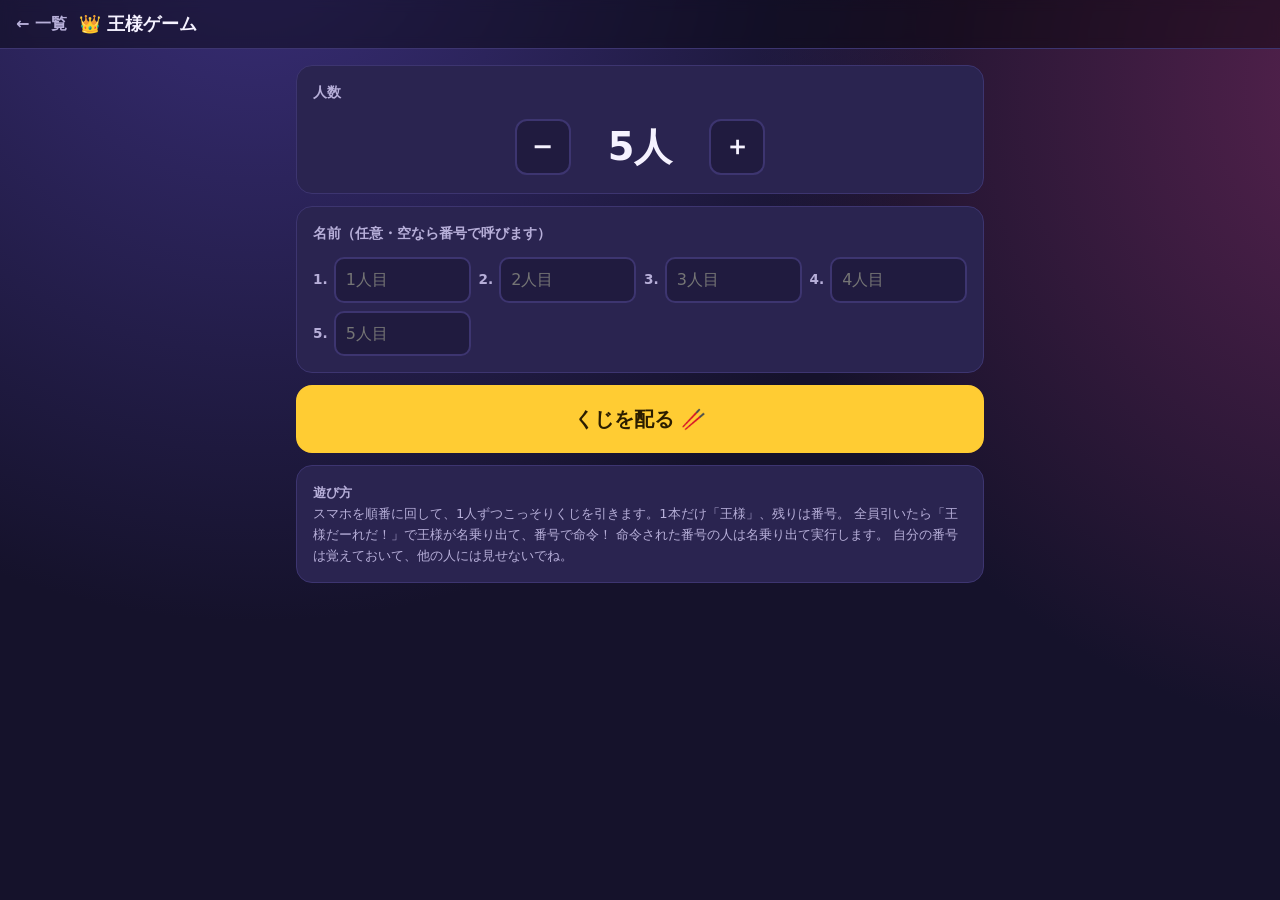
<file: games/king-game/index.html>
<!doctype html>
<html lang="ja">
<head>
<meta charset="utf-8">
<meta name="viewport" content="width=device-width,initial-scale=1">
<title>王様ゲーム｜のみゲー！</title>
<link rel="icon" href="data:image/svg+xml,<svg xmlns='http://www.w3.org/2000/svg' viewBox='0 0 100 100'><text y='.9em' font-size='90'>👑</text></svg>">
<link rel="stylesheet" href="../../assets/common.css">
<style>
  .label { color: var(--sub); font-size: .85rem; font-weight: 700; }
  .stepper { display: flex; align-items: center; justify-content: center; gap: 16px; }
  .stepper .btn { width: 56px; height: 56px; font-size: 1.6rem; padding: 0; }
  .stepper .num { font-size: 2.4rem; font-weight: 900; min-width: 4ch; text-align: center; }
  .names { display: grid; grid-template-columns: repeat(auto-fill, minmax(130px, 1fr)); gap: 8px; }
  .names label { display: flex; align-items: center; gap: 6px; min-width: 0; }
  .names .no { color: var(--sub); font-weight: 700; font-size: .85rem; white-space: nowrap; }
  .names .field { min-width: 0; padding: 8px 10px; }
  .turn { text-align: center; }
  .turn .who { font-size: clamp(1.6rem, 8vw, 2.4rem); font-weight: 900; margin: 4px 0; word-break: break-all; }
  .progress { text-align: center; color: var(--sub); font-size: .9rem; }
  .stick {
    font-size: clamp(4rem, 26vw, 7rem); font-weight: 900; text-align: center; line-height: 1.1; margin: 8px 0;
    animation: pop .35s ease-out;
  }
  .stick.king { color: var(--accent); }
  .stick small { display: block; font-size: 1rem; color: var(--sub); font-weight: 700; }
  @keyframes pop { 0% { transform: scale(.4); opacity: 0; } 70% { transform: scale(1.1); } 100% { transform: scale(1); opacity: 1; } }
  .crown { font-size: 5rem; text-align: center; line-height: 1; animation: pop .5s ease-out; }
  .king-name { font-size: clamp(1.6rem, 8vw, 2.4rem); font-weight: 900; text-align: center; color: var(--accent); word-break: break-all; }
  .order {
    font-size: clamp(1.2rem, 5.5vw, 1.6rem); font-weight: 900; text-align: center; line-height: 1.5; min-height: 3em;
    display: grid; place-items: center; word-break: break-word;
  }
  .order b { color: var(--pink); }
  .order.spin { animation: pop .3s ease-out; }
  .seg { display: grid; grid-template-columns: repeat(2, 1fr); gap: 6px; }
  .seg button { border: 2px solid var(--line); background: var(--bg2); color: var(--sub); border-radius: 10px; padding: 8px 4px; font-weight: 700; }
  .seg button.on { background: var(--accent); border-color: var(--accent); color: var(--accent-ink); }
  .nums { display: flex; flex-wrap: wrap; gap: 8px; justify-content: center; }
  .nums span {
    min-width: 56px; padding: 8px 10px; border-radius: 12px; background: var(--bg2); border: 2px solid var(--line);
    font-size: 1.4rem; font-weight: 900; text-align: center;
  }
  .nums span.pick { background: var(--pink); border-color: var(--pink); color: #fff; }
  .answers { display: grid; grid-template-columns: repeat(auto-fill, minmax(140px, 1fr)); gap: 6px; }
  .answers div { background: var(--bg2); border-radius: 10px; padding: 6px 10px; min-width: 0; overflow-wrap: anywhere; }
  .answers b { color: var(--cyan); margin-right: 6px; }
  .history { display: flex; flex-wrap: wrap; gap: 6px; }
</style>
</head>
<body>
<header class="g-header">
  <a class="back" href="../../">← 一覧</a>
  <h1>👑 王様ゲーム</h1>
</header>

<main class="g-main stack">
  <!-- 準備画面 -->
  <section id="setup" class="stack">
    <div class="card stack">
      <span class="label">人数</span>
      <div class="stepper">
        <button class="btn" id="minusBtn" aria-label="減らす">−</button>
        <span class="num" id="count">5人</span>
        <button class="btn" id="plusBtn" aria-label="増やす">＋</button>
      </div>
    </div>
    <div class="card stack">
      <span class="label">名前（任意・空なら番号で呼びます）</span>
      <div class="names" id="names"></div>
    </div>
    <button class="btn big primary" id="startBtn">くじを配る 🥢</button>
    <div class="card note">
      <b>遊び方</b><br>
      スマホを順番に回して、1人ずつこっそりくじを引きます。1本だけ「王様」、残りは番号。
      全員引いたら「王様だーれだ！」で王様が名乗り出て、番号で命令！ 命令された番号の人は名乗り出て実行します。
      自分の番号は覚えておいて、他の人には見せないでね。
    </div>
  </section>

  <!-- くじ引き：渡す画面 -->
  <section id="handoff" class="stack hidden">
    <p class="progress" id="progress"></p>
    <div class="card turn stack">
      <span class="label">次にくじを引くのは</span>
      <div class="who" id="turnName"></div>
      <span class="muted">本人だけが画面を見てね 🙈</span>
    </div>
    <button class="btn big pink" id="drawBtn">くじを引く 🥢</button>
  </section>

  <!-- くじ引き：結果 -->
  <section id="result" class="stack hidden">
    <div class="card stack">
      <span class="label center" id="resultWho"></span>
      <div class="stick" id="stick"></div>
    </div>
    <button class="btn big primary" id="hideBtn">覚えた！隠して次へ</button>
  </section>

  <!-- 全員引いた -->
  <section id="ready" class="stack hidden">
    <div class="card center stack">
      <div class="crown">🥢</div>
      <b>全員くじを引きました！</b>
      <span class="muted">みんなで声をそろえて…</span>
    </div>
    <button class="btn big primary" id="revealBtn">王様だーれだ！</button>
  </section>

  <!-- 王様の画面 -->
  <section id="king" class="stack hidden">
    <div class="card stack">
      <div class="crown">👑</div>
      <div class="king-name" id="kingName"></div>
      <p class="center muted" style="margin:0">王様の命令は絶対！（でも無理はしない）</p>
    </div>
    <div class="seg" id="modeSeg">
      <button data-mode="gacha" class="on">🎰 命令ガチャ</button>
      <button data-mode="free">✍️ 自由に命令</button>
    </div>
    <div class="card stack" id="gachaBox">
      <div class="order" id="order">ボタンを押して命令を決めよう</div>
      <button class="btn big pink" id="gachaBtn">命令ガチャを回す 🎰</button>
    </div>
    <div class="card stack hidden" id="freeBox">
      <span class="label">今回の番号（王様は好きに選んで命令してね）</span>
      <div class="nums" id="nums"></div>
      <button class="btn" id="pickBtn">🎲 番号を2つランダムに選ぶ</button>
    </div>
    <div class="card stack">
      <button class="btn" id="answerBtn">🔍 答え合わせ（誰が何番？）</button>
      <div class="answers hidden" id="answers"></div>
    </div>
    <button class="btn big primary" id="nextBtn">次のラウンド（引き直す）</button>
    <div class="card stack">
      <span class="label">王様になった回数</span>
      <div class="history" id="history"></div>
      <button class="btn small" id="resetBtn" style="justify-self:start">メンバーを変える</button>
    </div>
  </section>
</main>

<script>
(() => {
  // {A} {B} {C} に番号が入る。使う番号の数だけ人数が必要
  const ORDERS = [
    '{A}が{B}のいいところを3つ言う',
    '{A}と{B}がじゃんけんして、負けた方が一発ギャグ',
    '{A}が最近の失敗談を話す',
    '{A}が子どもの頃の夢を発表する',
    '{A}と{B}が息を合わせて同時に手拍子を3回',
    '{A}が{B}に感謝していることを1つ伝える',
    '{A}が好きな食べ物ベスト3を発表',
    '{A}が最近ハマっていることを30秒でプレゼン',
    '{A}がモノマネを1つ（誰でもOK）',
    '{A}と{B}が同時に好きな季節を言う。そろったら拍手！',
    '{A}が次の乾杯の音頭をとる',
    '{A}が語尾に「〜ござる」をつけて次のラウンドまで話す',
    '{A}が{B}の第一印象を発表する',
    '{A}と{B}がしりとりで5往復する',
    '{A}が人生で一番笑った話をする',
    '{A}が変顔をして、{B}が採点する（100点満点）',
    '{A}が今年の目標を宣言する',
    '{A}が{B}を動物に例える（理由つき）',
    '{A}と{B}があっち向いてホイで勝負',
    '{A}が自分の名前で「あいうえお作文」',
    '{A}が休日の過ごし方を発表する',
    '{A}が最近一番うれしかったことを話す',
    '{A}が{B}におすすめの映画か本を1つ紹介する',
    '{A}が「実は〇〇なんです」と意外な一面を告白',
    '{A}と{B}が10秒間、真顔でにらめっこ',
    '{A}がアナウンサー風に今日の飲み会を実況',
    '{A}が全員の飲み物をチェックして注文を聞く係になる',
    '{A}が好きな歌のサビを鼻歌で歌い、みんなで曲名を当てる',
    '{A}が{B}の似顔絵をおしぼりの袋かメモに描く',
    '{A}がこの中で一番〇〇だと思う人を発表（お題は王様が決める）',
    '{A}と{B}が「せーの」で好きな色を言う。そろうまで3回まで',
    '{A}がジェスチャーだけで動物を表現し、{B}が当てる',
    '{A}が地元の自慢を1分間語る',
    '{A}が王様を全力で褒める',
    '{A}が「もし宝くじが当たったら」の妄想を語る',
    '{A}が早口言葉「生麦生米生卵」を3回言う',
    '{A}と{B}が肩書きを交換して、お互いになりきって自己紹介',
    '{A}が最近買ってよかったものを紹介する',
    '{A}が座右の銘か好きな言葉を発表する',
    '{A}が{B}と{C}の共通点を見つけて発表する',
    '{A}・{B}・{C}で「せーの」で同じポーズをとる',
    '{A}が{B}と{C}に「最近ありがとう」と思ったことを伝える',
    '{A}が5秒以内に赤いものを3つ言う',
    '{A}が次のラウンドまで敬語禁止（王様にだけは敬語）',
    '{A}がご当地キャラ風の自己紹介をする',
    '{A}が全員にお水かソフトドリンクを配る（自分の分も）',
  ];
  const MIN = 3, MAX = 12;
  const KEY = 'nomige-king';

  const $ = s => document.querySelector(s);
  let count = 5;
  let names = [];
  let kings = [];      // 王様になった回数（プレイヤー順）
  let sticks = [];     // 0 = 王様、それ以外は番号
  let turn = 0, mode = 'gacha', lastOrder = -1;

  try {
    const saved = JSON.parse(localStorage.getItem(KEY) || 'null');
    if (saved && saved.count >= MIN && saved.count <= MAX) {
      count = saved.count;
      names = Array.isArray(saved.names) ? saved.names.map(String) : [];
    }
  } catch (e) { /* 保存データなしでも動く */ }

  const nameOf = i => (names[i] || '').trim() || `${i + 1}人目`;
  const callName = i => (names[i] || '').trim() ? nameOf(i) + ' さん' : nameOf(i) + 'の人';
  const show = id => ['setup', 'handoff', 'result', 'ready', 'king'].forEach(s => $('#' + s).classList.toggle('hidden', s !== id));
  const rand = n => Math.floor(Math.random() * n);
  function shuffle(a) {
    for (let i = a.length - 1; i > 0; i--) { const j = rand(i + 1); [a[i], a[j]] = [a[j], a[i]]; }
    return a;
  }
  function save() {
    try { localStorage.setItem(KEY, JSON.stringify({ count, names: names.slice(0, count) })); } catch (e) { /* 保存不可でも動く */ }
  }

  // ---------- 準備 ----------
  function renderSetup() {
    $('#count').textContent = `${count}人`;
    $('#minusBtn').disabled = count <= MIN;
    $('#plusBtn').disabled = count >= MAX;
    const box = $('#names');
    box.textContent = '';
    for (let i = 0; i < count; i++) {
      const label = document.createElement('label');
      const no = document.createElement('span');
      no.className = 'no';
      no.textContent = `${i + 1}.`;
      const input = document.createElement('input');
      input.className = 'field';
      input.maxLength = 10;
      input.placeholder = `${i + 1}人目`;
      input.value = names[i] || '';
      input.addEventListener('input', () => { names[i] = input.value; save(); });
      label.append(no, input);
      box.append(label);
    }
  }
  function changeCount(d) {
    count = Math.min(MAX, Math.max(MIN, count + d));
    save();
    renderSetup();
  }

  // ---------- くじ引き ----------
  function deal() {
    if (kings.length !== count) kings = Array(count).fill(0);
    const nums = shuffle(Array.from({ length: count }, (_, i) => i));
    sticks = nums; // 0 が王様、1〜count-1 が番号
    turn = 0;
    lastOrder = -1;
    showHandoff();
  }
  function showHandoff() {
    $('#progress').textContent = `${turn + 1} / ${count} 人目`;
    $('#turnName').textContent = callName(turn);
    show('handoff');
  }
  function draw() {
    const s = sticks[turn];
    $('#resultWho').textContent = callName(turn) + 'のくじ';
    const el = $('#stick');
    el.className = 'stick' + (s === 0 ? ' king' : '');
    el.textContent = s === 0 ? '👑 王様' : `${s}番`;
    const sm = document.createElement('small');
    sm.textContent = s === 0 ? '「王様だーれだ！」まで内緒にしてね' : 'この番号を覚えておいてね';
    el.append(sm);
    show('result');
  }
  function hideAndNext() {
    $('#stick').textContent = '';
    turn++;
    if (turn < count) showHandoff();
    else show('ready');
  }

  // ---------- 王様 ----------
  function reveal() {
    const k = sticks.indexOf(0);
    kings[k]++;
    $('#kingName').textContent = callName(k) + 'が王様！';
    $('#order').textContent = 'ボタンを押して命令を決めよう';
    $('#answers').classList.add('hidden');
    $('#answerBtn').textContent = '🔍 答え合わせ（誰が何番？）';
    renderNums([]);
    renderHistory();
    setMode(mode);
    show('king');
  }
  function setMode(m) {
    mode = m;
    document.querySelectorAll('#modeSeg button').forEach(b => b.classList.toggle('on', b.dataset.mode === m));
    $('#gachaBox').classList.toggle('hidden', m !== 'gacha');
    $('#freeBox').classList.toggle('hidden', m !== 'free');
  }
  function gacha() {
    const avail = count - 1;
    const usable = ORDERS.map((t, i) => i).filter(i => (ORDERS[i].includes('{C}') ? 3 : ORDERS[i].includes('{B}') ? 2 : 1) <= avail);
    let idx;
    do { idx = usable[rand(usable.length)]; } while (idx === lastOrder && usable.length > 1);
    lastOrder = idx;
    const picks = shuffle(Array.from({ length: avail }, (_, i) => i + 1));
    const map = { A: picks[0], B: picks[1], C: picks[2] };
    const el = $('#order');
    el.textContent = '';
    const p = document.createElement('span');
    ORDERS[idx].split(/(\{[ABC]\})/).forEach(part => {
      const m = part.match(/^\{([ABC])\}$/);
      if (m) {
        const b = document.createElement('b');
        b.textContent = `${map[m[1]]}番`;
        p.append(b);
      } else if (part) {
        p.append(part);
      }
    });
    el.append(p);
    el.classList.remove('spin');
    void el.offsetWidth;
    el.classList.add('spin');
  }
  function renderNums(picked) {
    const box = $('#nums');
    box.textContent = '';
    for (let n = 1; n < count; n++) {
      const s = document.createElement('span');
      s.textContent = `${n}番`;
      if (picked.includes(n)) s.className = 'pick';
      box.append(s);
    }
  }
  function toggleAnswers() {
    const box = $('#answers');
    if (!box.classList.contains('hidden')) {
      box.classList.add('hidden');
      $('#answerBtn').textContent = '🔍 答え合わせ（誰が何番？）';
      return;
    }
    box.textContent = '';
    sticks.map((s, i) => ({ s, i })).filter(o => o.s !== 0).sort((a, b) => a.s - b.s).forEach(o => {
      const d = document.createElement('div');
      const b = document.createElement('b');
      b.textContent = `${o.s}番`;
      d.append(b, nameOf(o.i));
      box.append(d);
    });
    box.classList.remove('hidden');
    $('#answerBtn').textContent = '🙈 答えを隠す';
  }
  function renderHistory() {
    const box = $('#history');
    box.textContent = '';
    kings.map((c, i) => ({ c, i })).sort((a, b) => b.c - a.c || a.i - b.i).forEach(o => {
      const c = document.createElement('span');
      c.className = 'chip';
      c.textContent = `${nameOf(o.i)} 👑×${o.c}`;
      box.append(c);
    });
  }

  $('#minusBtn').addEventListener('click', () => changeCount(-1));
  $('#plusBtn').addEventListener('click', () => changeCount(1));
  $('#startBtn').addEventListener('click', () => { kings = Array(count).fill(0); deal(); });
  $('#drawBtn').addEventListener('click', draw);
  $('#hideBtn').addEventListener('click', hideAndNext);
  $('#revealBtn').addEventListener('click', reveal);
  $('#modeSeg').addEventListener('click', e => {
    const b = e.target.closest('button');
    if (b) setMode(b.dataset.mode);
  });
  $('#gachaBtn').addEventListener('click', gacha);
  $('#pickBtn').addEventListener('click', () => renderNums(shuffle(Array.from({ length: count - 1 }, (_, i) => i + 1)).slice(0, 2)));
  $('#answerBtn').addEventListener('click', toggleAnswers);
  $('#nextBtn').addEventListener('click', deal);
  $('#resetBtn').addEventListener('click', () => { renderSetup(); show('setup'); });

  renderSetup();
})();
</script>
</body>
</html>
</file>
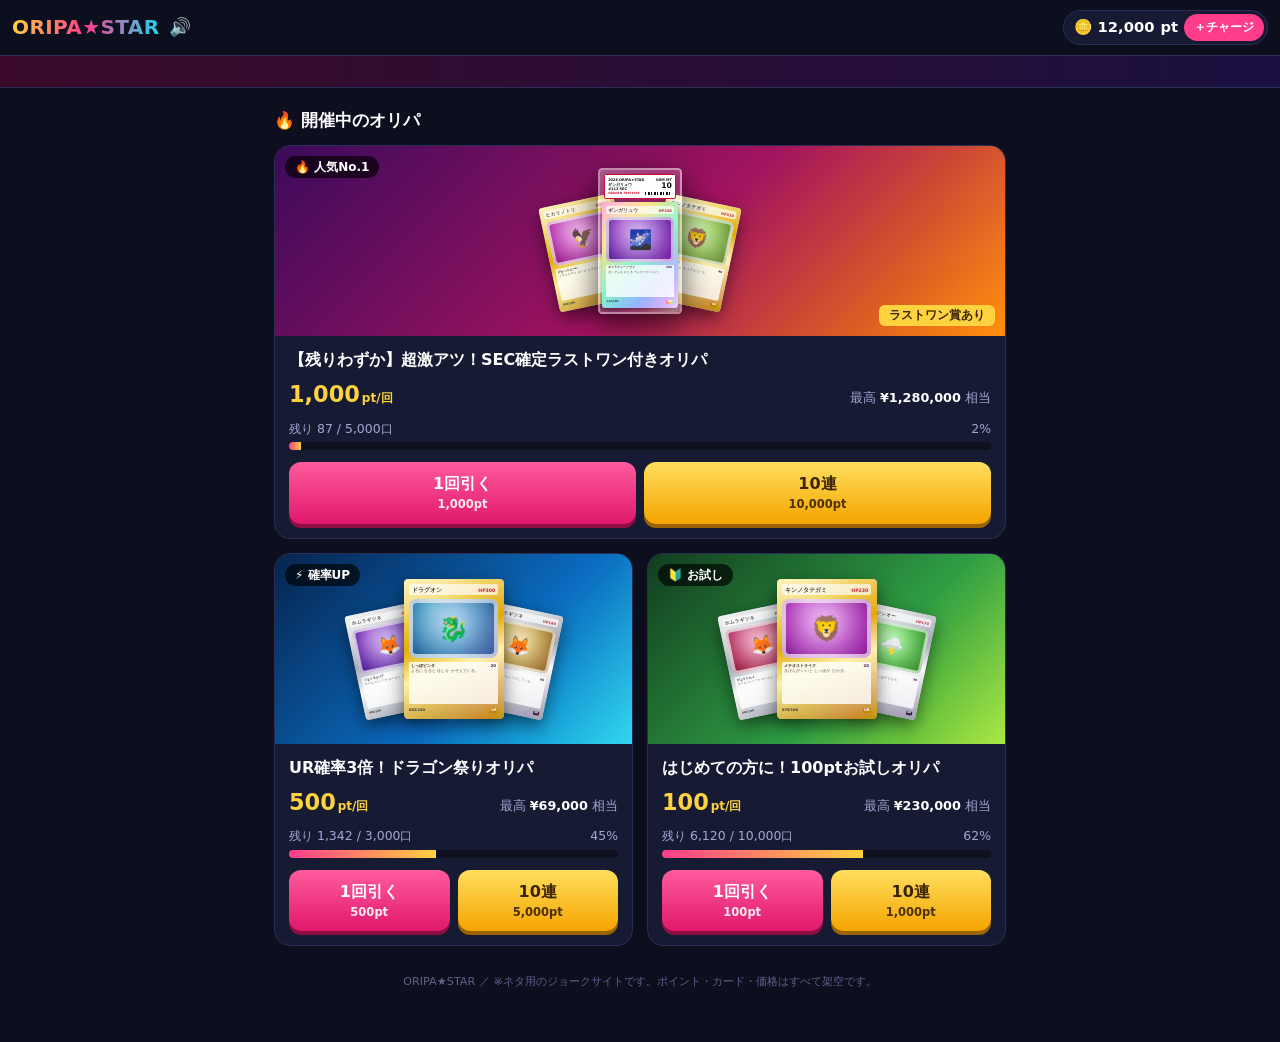
<file: games/oripa/index.html>
<!DOCTYPE html>
<html lang="ja">
<head>
<meta charset="UTF-8">
<meta name="viewport" content="width=device-width, initial-scale=1, viewport-fit=cover">
<title>ORIPA★STAR | オンラインオリパ</title>
<link rel="icon" href="data:image/svg+xml,<svg xmlns='http://www.w3.org/2000/svg' viewBox='0 0 100 100'><text y='.9em' font-size='90'>⭐</text></svg>">
<style>
:root{--bg:#0d0f1f;--panel:#171a33;--line:#2a2f57;--ink:#fff;--sub:#a3a8d1;--gold:#ffd23f;--pink:#ff3d8b;--cyan:#22d3ee}
*{box-sizing:border-box}
html,body{margin:0}
body{background:var(--bg);color:var(--ink);font-family:"Hiragino Kaku Gothic ProN","Hiragino Sans","Yu Gothic UI","Meiryo",system-ui,sans-serif;line-height:1.5;min-height:100vh;-webkit-tap-highlight-color:transparent;touch-action:manipulation}
body.lock{overflow:hidden}
button{font:inherit;cursor:pointer}
input,select{font:inherit}
.hidden{display:none!important}

/* ヘッダー */
.top{position:sticky;top:0;z-index:20;display:flex;align-items:center;gap:6px;padding:10px 12px;background:#0d0f1fee;backdrop-filter:blur(6px);border-bottom:1px solid var(--line)}
.logo{font-weight:900;font-size:1.25rem;letter-spacing:.02em;background:linear-gradient(90deg,#ffd23f,#ff3d8b,#22d3ee);-webkit-background-clip:text;background-clip:text;color:transparent;user-select:none;-webkit-user-select:none;cursor:pointer;white-space:nowrap}
.icon-btn{background:none;border:0;color:var(--sub);font-size:1.1rem;padding:4px}
.pts{margin-left:auto;display:flex;align-items:center;gap:6px;background:var(--panel);border:1px solid var(--line);border-radius:999px;padding:3px 3px 3px 10px;font-weight:800;white-space:nowrap;font-size:.92rem}
.pts button{border:0;border-radius:999px;background:var(--pink);color:#fff;font-weight:800;padding:4px 10px;font-size:.78rem}
.ticker{overflow:hidden;white-space:nowrap;background:linear-gradient(90deg,#3b0a2a,#1a1040);font-size:.8rem;padding:6px 0;border-bottom:1px solid var(--line)}
.ticker span{display:inline-block;padding-left:100%;animation:tick 40s linear infinite}
@keyframes tick{to{transform:translateX(-100%)}}

main{max-width:760px;margin:0 auto;padding:14px 14px 40px}
.sec-title{font-size:1.05rem;margin:6px 0 12px;font-weight:900}
.packs{display:grid;gap:14px}
@media (min-width:700px){.packs{grid-template-columns:1fr 1fr}.packs .pack-card:first-child{grid-column:1/-1}}
.pack-card{background:var(--panel);border:1px solid var(--line);border-radius:16px;overflow:hidden}
.banner{position:relative;height:190px;display:flex;align-items:center;justify-content:center;overflow:hidden}
.banner::after{content:"";position:absolute;inset:0;background:linear-gradient(115deg,transparent 30%,#ffffff22 45%,transparent 60%);background-size:300% 100%;animation:shine 3.5s linear infinite;pointer-events:none}
.banner .label{position:absolute;left:10px;top:10px;background:#000a;padding:2px 10px;border-radius:999px;font-size:.75rem;font-weight:800;z-index:3}
.banner .lastone{position:absolute;right:10px;bottom:10px;background:var(--gold);color:#3a2300;padding:2px 10px;border-radius:6px;font-size:.72rem;font-weight:900;z-index:3}
.fan{display:flex;align-items:center;justify-content:center}
.fan-c{--w:76px;margin:0 -12px}
.fan-c:nth-child(1){transform:rotate(-12deg) translateY(12px)}
.fan-c:nth-child(2){--w:100px;z-index:2}
.fan-c:nth-child(3){transform:rotate(12deg) translateY(12px)}
.fan-c .slab{--w:84px}
.pack-info{padding:12px 14px 14px}
.pack-title{font-weight:800;margin:0 0 6px;font-size:1rem}
.row-price{display:flex;justify-content:space-between;align-items:baseline;gap:8px;flex-wrap:wrap}
.price{color:var(--gold);font-weight:900;font-size:1.4rem}
.price small{font-size:.75rem;margin-left:2px}
.topprize{font-size:.8rem;color:var(--sub)}
.topprize b{color:#fff}
.remain{font-size:.78rem;color:var(--sub);display:flex;justify-content:space-between;margin:8px 0 4px}
.bar{height:8px;background:#0006;border-radius:99px;overflow:hidden}
.bar i{display:block;height:100%;background:linear-gradient(90deg,var(--pink),var(--gold));transition:width .5s}
.pull-row{display:grid;grid-template-columns:1fr 1fr;gap:8px;margin-top:12px}
.pull{border:0;border-radius:12px;padding:10px;font-weight:900;font-size:1rem;color:#fff;background:linear-gradient(180deg,#ff5b9e,#e0186b);box-shadow:0 4px 0 #8e0d43}
.pull.ten{background:linear-gradient(180deg,#ffdf5e,#f5a400);color:#3a2300;box-shadow:0 4px 0 #9a6500}
.pull:active{transform:translateY(3px);box-shadow:none}
.pull small{display:block;font-weight:700;font-size:.72rem;opacity:.9}
.foot{margin-top:28px;text-align:center;color:#5d628c;font-size:.7rem}

/* カード（オリジナルデザイン） */
.tcard{position:relative;width:var(--w,200px);aspect-ratio:63/88;border-radius:calc(var(--w,200px)*.045);font-size:calc(var(--w,200px)/17);overflow:hidden;background:#ccc;box-shadow:0 6px 18px #0008;flex:none;color:#222;transition:transform .15s}
.tc-frame{position:absolute;inset:0;padding:5.5%;display:flex;flex-direction:column;gap:3%;background:var(--frame)}
.r-C{--frame:linear-gradient(160deg,#d9dde3,#aab1bb)}
.r-R{--frame:linear-gradient(160deg,#9fd6ff,#4f8fd6)}
.r-SR{--frame:linear-gradient(160deg,#f2f2f2,#9ea7b3 40%,#f8f8f8 60%,#8a93a0)}
.r-UR{--frame:linear-gradient(160deg,#fff3b0,#e0a800 40%,#fff1a1 60%,#b37c00)}
.r-SEC{--frame:linear-gradient(135deg,#ff9ad5,#ffe17a,#8af7c8,#86b6ff,#d59aff)}
.tc-head{display:flex;justify-content:space-between;align-items:baseline;gap:.3em;font-weight:900;background:#fffa;border-radius:.4em;padding:.1em .45em}
.tc-name{font-size:1.05em;white-space:nowrap;overflow:hidden;text-overflow:ellipsis}
.tc-hp{font-size:.8em;color:#c0262d;white-space:nowrap}
.tc-art{flex:0 0 46%;border-radius:.3em;border:.18em solid #fff9;display:flex;align-items:center;justify-content:center;font-size:4.2em;background:var(--art);overflow:hidden}
.tc-art img{width:100%;height:100%;object-fit:cover}
.tc-text{flex:1;background:#fffc;border-radius:.4em;padding:.4em .55em;font-size:.66em;line-height:1.35;overflow:hidden}
.tc-text b{display:flex;justify-content:space-between;gap:.5em}
.tc-flavor{margin-top:.3em;color:#555;font-size:.92em}
.tc-foot{display:flex;justify-content:space-between;font-size:.6em;font-weight:800;color:#333}
.tc-rar{background:#222;color:#fff;border-radius:.3em;padding:0 .4em}
.r-SEC .tc-rar{background:linear-gradient(90deg,#ff3d8b,#ffb800,#22d3ee)}
.r-UR .tc-rar{background:#b37c00}
.tc-full{position:absolute;inset:0;width:100%;height:100%;object-fit:cover}
.tc-holo{position:absolute;inset:0;pointer-events:none;mix-blend-mode:color-dodge;opacity:0;background:linear-gradient(115deg,transparent 20%,#ff00c870 35%,#00ffe070 45%,#ffe60070 55%,transparent 70%);background-size:250% 250%;animation:holo 4s ease-in-out infinite alternate}
.r-SR .tc-holo{opacity:.35}.r-UR .tc-holo{opacity:.5}.r-SEC .tc-holo{opacity:.7}
.tc-glare{position:absolute;inset:0;pointer-events:none;background:radial-gradient(circle at var(--gx,30%) var(--gy,20%),#ffffff66,transparent 45%);mix-blend-mode:overlay;opacity:0}
.r-SR .tc-glare,.r-UR .tc-glare,.r-SEC .tc-glare{opacity:1}
@keyframes holo{0%{background-position:0% 0%}100%{background-position:100% 100%}}
.tback{width:100%;height:100%;border-radius:calc(var(--w,200px)*.045);border:calc(var(--w,200px)*.045) solid #0f1d5c;background:radial-gradient(circle,#ffe27a 0 11%,#e0a800 12% 15%,transparent 16%),repeating-linear-gradient(45deg,#2643b8 0 8px,#203a9f 8px 16px);box-shadow:0 6px 18px #0008;display:flex;align-items:center;justify-content:center;color:#1b2a7a;font-weight:900;font-size:calc(var(--w,200px)/9)}

/* 鑑定ケース */
.slab{--sw:var(--w,200px);width:var(--sw);padding:calc(var(--sw)*.05);border-radius:calc(var(--sw)*.05);background:linear-gradient(135deg,#ffffff38,#ffffff10 40%,#ffffff2a);border:2px solid #ffffff70;box-shadow:0 10px 30px #000a,inset 0 0 12px #fff3;position:relative;flex:none}
.slab::after{content:"";position:absolute;inset:0;border-radius:inherit;background:linear-gradient(115deg,transparent 35%,#ffffff40 45%,transparent 55%);background-size:300% 100%;animation:shine 4s linear infinite;pointer-events:none}
.slab-label{background:#fff;color:#111;border:calc(var(--sw)*.012) solid #c8102e;border-radius:calc(var(--sw)*.02);padding:calc(var(--sw)*.025) calc(var(--sw)*.035);display:grid;grid-template-columns:1fr auto;gap:0 .4em;font-size:calc(var(--sw)/24);font-weight:800;line-height:1.25;margin-bottom:calc(var(--sw)*.04)}
.sl-name{font-size:1.15em;white-space:nowrap;overflow:hidden;text-overflow:ellipsis}
.sl-r{text-align:right}
.sl-g{font-size:2.2em;line-height:1;font-weight:900}
.sl-cert{grid-column:1/-1;display:flex;justify-content:space-between;align-items:center;color:#c8102e;font-size:.85em;margin-top:.2em}
.sl-bar{height:1.1em;width:42%;background:repeating-linear-gradient(90deg,#111 0 1px,transparent 1px 3px,#111 3px 5px,transparent 5px 6px)}
.slab-win{--w:calc(var(--sw) * .9);display:flex;justify-content:center}
.slab-win .tcard{box-shadow:0 2px 6px #0006}

/* 演出ステージ */
.stage{position:fixed;inset:0;z-index:100;background:radial-gradient(circle at 50% 45%,#1c2350,#05060f 70%);display:flex;flex-direction:column;align-items:center;justify-content:center;overflow:hidden;padding:16px}
.stage.dark{background:#000}
.rays{position:absolute;left:50%;top:45%;width:240vmax;height:240vmax;margin:-120vmax 0 0 -120vmax;opacity:0;transition:opacity .6s;animation:spin 14s linear infinite;pointer-events:none}
.stage.gold .rays{opacity:1;background:repeating-conic-gradient(#ffd23f40 0 6deg,transparent 6deg 18deg)}
.stage.rainbow .rays{opacity:1;background:repeating-conic-gradient(#ff3d8b55 0 5deg,transparent 5deg 12deg,#22d3ee55 12deg 17deg,transparent 17deg 24deg,#ffd23f55 24deg 29deg,transparent 29deg 36deg);animation:spin 7s linear infinite,hue 2s linear infinite}
.stage.gold{background:radial-gradient(circle at 50% 45%,#5a4100,#0d0800 70%)}
.stage.rainbow{background:radial-gradient(circle at 50% 45%,#3a1658,#05060f 70%)}
.stage.beat{animation:beat .45s}
.stage.quake{animation:quake .4s}
@keyframes spin{to{transform:rotate(360deg)}}
@keyframes hue{to{filter:hue-rotate(360deg)}}
@keyframes beat{0%,100%{transform:scale(1)}25%{transform:scale(1.05)}50%{transform:scale(1)}70%{transform:scale(1.03)}}
@keyframes quake{0%,100%{transform:translate(0)}20%{transform:translate(-10px,6px)}40%{transform:translate(9px,-7px)}60%{transform:translate(-6px,-4px)}80%{transform:translate(5px,5px)}}
.stage-msg{position:relative;z-index:3;font-size:clamp(1.5rem,7.5vw,2.8rem);font-weight:900;text-align:center;min-height:1.4em;text-shadow:0 0 12px #000,0 3px 0 #000;margin-bottom:16px;line-height:1.2}
.stage-msg.pop{animation:pop .45s cubic-bezier(.2,1.6,.4,1)}
.stage-msg.rainbow{background:linear-gradient(90deg,#ff3d8b,#ffd23f,#5ce07a,#22d3ee,#a78bfa,#ff3d8b);background-size:200% 100%;-webkit-background-clip:text;background-clip:text;color:transparent;text-shadow:none;filter:drop-shadow(0 3px 0 #000);animation:pop .45s cubic-bezier(.2,1.6,.4,1),slide 1.2s linear infinite}
.stage-msg.goldt{color:var(--gold)}
@keyframes pop{0%{transform:scale(.3);opacity:0}100%{transform:scale(1);opacity:1}}
@keyframes slide{to{background-position:200% 0}}
@keyframes shine{0%{background-position:150% 0}100%{background-position:-50% 0}}
.stage-body{position:relative;z-index:2;display:flex;flex-direction:column;align-items:center;max-width:100%;max-height:calc(100% - 4em)}
.skip{position:absolute;top:max(12px,env(safe-area-inset-top));right:12px;z-index:6;background:#0008;color:#fff;border:1px solid #fff4;border-radius:999px;padding:4px 12px;font-size:.8rem}
.tap-hint{position:absolute;bottom:max(7vh,28px);z-index:4;font-weight:900;letter-spacing:.08em;animation:blink 1s infinite;text-shadow:0 2px 0 #000;pointer-events:none}
@keyframes blink{50%{opacity:.3}}

/* パック */
.pack{position:relative;width:min(54vw,220px);aspect-ratio:5/8;transition:filter .4s}
.pack-body{position:absolute;inset:12% 0 0 0;border-radius:6px 6px 12px 12px;background:linear-gradient(160deg,#3a4bd8,#16206b);border:3px solid #ffffff30;display:flex;flex-direction:column;align-items:center;justify-content:center;gap:6px;box-shadow:0 0 30px #0008;overflow:hidden}
.pack-top{position:absolute;left:0;right:0;top:0;height:13%;background:linear-gradient(160deg,#4b5cf0,#1d2a8a);border-radius:6px 6px 0 0;border-bottom:2px dashed #fff6;transition:transform .5s,opacity .5s}
.pack-logo{font-weight:900;font-size:clamp(1rem,5.5vw,1.4rem);color:#fff;text-shadow:0 2px 0 #0008;position:relative}
.pack-sub{font-size:.75rem;color:var(--gold);font-weight:800;position:relative;text-align:center;padding:0 8px}
.pack-star{font-size:3rem;position:relative}
.pack-shine{position:absolute;inset:0;background:linear-gradient(115deg,transparent 30%,#fff5 45%,transparent 60%);background-size:300% 100%;animation:shine 2s linear infinite}
.pack.gold .pack-body,.pack.gold .pack-top{background:linear-gradient(160deg,#fff1a1,#e0a800 45%,#fff3b0 60%,#b37c00)}
.pack.gold .pack-logo{color:#4a2c00;text-shadow:none}
.pack.gold .pack-sub{color:#7a4a00}
.pack.gold{filter:drop-shadow(0 0 25px #ffd23f)}
.pack.rainbow .pack-body,.pack.rainbow .pack-top{background:linear-gradient(135deg,#ff9ad5,#ffe17a,#8af7c8,#86b6ff,#d59aff,#ff9ad5);background-size:300% 300%;animation:slide 1.2s linear infinite}
.pack.rainbow .pack-logo{color:#3b1458;text-shadow:0 0 6px #fff}
.pack.rainbow .pack-sub{color:#3b1458}
.pack.rainbow{filter:drop-shadow(0 0 40px #fff) drop-shadow(0 0 20px #ff3d8b)}
.pack.silver .pack-body,.pack.silver .pack-top{background:linear-gradient(160deg,#f2f2f2,#9ea7b3 40%,#f8f8f8 60%,#8a93a0)}
.pack.silver .pack-logo{color:#333;text-shadow:none}
.pack.shake{animation:shake .14s linear infinite}
.pack.shake-hard{animation:shake .06s linear infinite}
@keyframes shake{0%,100%{transform:translate(0,0) rotate(0)}25%{transform:translate(-3px,1px) rotate(-1.5deg)}50%{transform:translate(3px,-1px) rotate(1deg)}75%{transform:translate(-1px,2px) rotate(-.5deg)}}
.pack.open .pack-top{transform:translate(45%,-170%) rotate(28deg);opacity:0}
.pack.gone{transition:transform .5s,opacity .5s;transform:translateY(70%) scale(.85);opacity:0}

/* 確定スタンプ・稲妻 */
.stamp{position:absolute;z-index:5;left:50%;top:42%;width:min(42vw,170px);aspect-ratio:1;margin:calc(min(42vw,170px)/-2) 0 0 calc(min(42vw,170px)/-2);border-radius:50%;border:8px solid #ff2d55;color:#ff2d55;display:flex;align-items:center;justify-content:center;font-size:min(22vw,92px);font-weight:900;background:#fff;box-shadow:0 0 40px #ff2d55;animation:slam .35s cubic-bezier(.3,1.7,.5,1) forwards;pointer-events:none}
.stamp.rb{border-color:#fff;color:#fff;background:linear-gradient(135deg,#ff3d8b,#ffb800,#22d3ee,#a78bfa);box-shadow:0 0 60px #fff;text-shadow:0 3px 0 #0006}
.stamp.out{animation:fadeout .4s forwards}
@keyframes slam{0%{transform:scale(4) rotate(-25deg);opacity:0}100%{transform:scale(1) rotate(-8deg);opacity:1}}
@keyframes fadeout{to{transform:scale(1.4) rotate(-8deg);opacity:0}}
.bolt{position:absolute;z-index:4;top:-5%;width:28vw;max-width:160px;height:65%;background:linear-gradient(180deg,#fff,#fff8a8);clip-path:polygon(55% 0,25% 45%,48% 45%,20% 100%,80% 38%,55% 38%,78% 0);filter:drop-shadow(0 0 18px #fff) drop-shadow(0 0 30px #7df);opacity:0;animation:bolt .5s forwards;pointer-events:none}
@keyframes bolt{0%{opacity:0}10%{opacity:1}30%{opacity:.2}45%{opacity:1}100%{opacity:0}}

/* めくり */
.flip{width:var(--w);aspect-ratio:63/88;perspective:900px;position:relative;flex:none}
.flip-inner{position:absolute;inset:0;transition:transform .55s;transform-style:preserve-3d}
.flip.open .flip-inner{transform:rotateY(180deg)}
.flip .face{position:absolute;inset:0;backface-visibility:hidden;-webkit-backface-visibility:hidden}
.flip .face.front{transform:rotateY(180deg)}
.flip.glow .face.back{border-radius:calc(var(--w)*.045);animation:glow 1s ease-in-out infinite alternate}
.flip.glow.rb .face.back{animation:glow-rb 1.2s linear infinite}
@keyframes glow{from{box-shadow:0 0 20px 4px #ffd23f}to{box-shadow:0 0 60px 18px #ffd23f}}
@keyframes glow-rb{0%{box-shadow:0 0 50px 14px #ff3d8b}33%{box-shadow:0 0 50px 14px #ffd23f}66%{box-shadow:0 0 50px 14px #22d3ee}100%{box-shadow:0 0 50px 14px #ff3d8b}}
.reveal{display:flex;flex-wrap:wrap;gap:8px;justify-content:center;max-width:560px;--w:min(17vw,92px)}
.reveal.one{--w:min(58vw,250px)}
.spot{display:flex;flex-direction:column;align-items:center;gap:12px;--w:min(62vw,270px)}
.spot .flip{animation:rise .9s cubic-bezier(.2,1.2,.4,1)}
@keyframes rise{from{transform:translateY(60vh) scale(.6);opacity:0}to{transform:none;opacity:1}}
.spot-card{touch-action:none}
.spot-card .slab{animation:drop .6s cubic-bezier(.2,1.5,.4,1)}
@keyframes drop{from{transform:scale(1.5);opacity:0}to{transform:none;opacity:1}}
.spot-info{text-align:center;display:grid;gap:8px;width:min(92vw,360px)}
.spot-name{font-size:1.2rem;font-weight:900}
.spot-price{font-size:.95rem;color:var(--sub)}
.spot-price b{display:block;font-size:2rem;color:var(--gold);text-shadow:0 0 12px #ffd23f88;font-variant-numeric:tabular-nums}
.spot-actions{display:grid;grid-template-columns:1fr 1fr;gap:8px}
.grade-pop{position:absolute;z-index:5;right:-6px;top:-10px;background:linear-gradient(135deg,#ff2d55,#ff8a00);color:#fff;font-weight:900;border-radius:10px;padding:4px 10px;font-size:1.1rem;box-shadow:0 4px 12px #0008;animation:slam .4s cubic-bezier(.3,1.7,.5,1) forwards}

.sbtn{border:0;border-radius:12px;padding:11px 12px;font-weight:900;color:#fff;background:linear-gradient(180deg,#ff5b9e,#e0186b);box-shadow:0 3px 0 #8e0d43}
.sbtn.gold{background:linear-gradient(180deg,#ffdf5e,#f5a400);color:#3a2300;box-shadow:0 3px 0 #9a6500}
.sbtn.ghost{background:#ffffff14;border:1px solid #ffffff40;box-shadow:none}
.sbtn:disabled{opacity:.4}

/* 結果 */
.result{background:#0d0f1fe8;border:1px solid var(--line);border-radius:16px;padding:14px;width:min(560px,calc(100vw - 24px));max-height:calc(100vh - 120px);overflow:auto}
.res-grid{display:flex;flex-wrap:wrap;gap:10px 8px;justify-content:center;--w:min(26vw,104px)}
.res-grid.one{--w:min(54vw,220px)}
.res-item{display:flex;flex-direction:column;align-items:center;gap:4px}
.res-meta{font-size:.72rem;font-weight:800;display:flex;gap:4px;align-items:center}
.rb{padding:0 6px;border-radius:4px;background:var(--frame);color:#222;font-size:.68rem}
.res-total{text-align:center;margin:12px 0 10px;color:var(--sub)}
.res-total b{color:var(--gold);font-size:1.3rem}
.res-actions{display:grid;gap:8px}

.flash{position:fixed;inset:0;background:#fff;opacity:0;pointer-events:none;z-index:150}
.flash.on{animation:flash .55s}
@keyframes flash{0%{opacity:.95}100%{opacity:0}}
#fx{position:fixed;inset:0;width:100%;height:100%;pointer-events:none;z-index:140}

/* モーダル */
.modal{position:fixed;inset:0;z-index:160;background:#000b;display:flex;align-items:flex-end;justify-content:center}
.sheet{background:var(--panel);border:1px solid var(--line);border-radius:18px 18px 0 0;padding:16px 16px max(16px,env(safe-area-inset-bottom));width:min(560px,100%);max-height:90vh;overflow:auto;display:grid;gap:10px}
.sheet h2{margin:0;font-size:1.1rem}
.sheet label{display:grid;gap:4px;font-size:.85rem;color:var(--sub);font-weight:700}
.sheet label.chk{display:flex;align-items:center;gap:8px;color:var(--ink)}
.sheet input:not([type=checkbox]),.sheet select{width:100%;padding:9px 10px;border-radius:10px;border:1px solid var(--line);background:var(--bg);color:var(--ink)}
.two{display:grid;grid-template-columns:1fr 1fr;gap:8px;align-items:end}
.note{font-size:.78rem;color:var(--sub);margin:0}
.prev{display:flex;justify-content:center;gap:12px;padding:8px 0;--w:120px;align-items:center}
.charge-opts{display:grid;gap:8px}
.toast{position:fixed;left:50%;bottom:max(24px,env(safe-area-inset-bottom));transform:translateX(-50%);z-index:200;background:#000d;border:1px solid #fff3;color:#fff;padding:10px 16px;border-radius:12px;font-size:.9rem;font-weight:700;max-width:calc(100vw - 32px);text-align:center;transition:opacity .3s}
</style>
</head>
<body>
<header class="top">
  <div class="logo" id="logo">ORIPA★STAR</div>
  <button class="icon-btn" id="muteBtn" aria-label="サウンド切替">🔊</button>
  <div class="pts">🪙 <span id="pts">0</span>pt<button id="chargeBtn">＋チャージ</button></div>
</header>
<div class="ticker"><span id="ticker"></span></div>

<main>
  <h2 class="sec-title">🔥 開催中のオリパ</h2>
  <div class="packs" id="packs"></div>
  <p class="foot">ORIPA★STAR ／ ※ネタ用のジョークサイトです。ポイント・カード・価格はすべて架空です。</p>
</main>

<div id="stage" class="stage hidden">
  <div class="rays"></div>
  <button class="skip" id="skipBtn">スキップ ≫</button>
  <div class="stage-msg" id="msg"></div>
  <div class="stage-body" id="stageBody"></div>
  <div class="tap-hint hidden" id="tapHint">TAP</div>
</div>
<div class="flash" id="flash"></div>
<canvas id="fx"></canvas>

<div id="admin" class="modal hidden">
  <div class="sheet">
    <h2>🤫 仕込み設定</h2>
    <p class="note">ロゴを5回連続タップで開きます。設定と画像はこの端末のブラウザ内だけに保存され、どこにも送信されません。</p>
    <label>抽選モード
      <select id="aMode">
        <option value="random">通常（ランダム）</option>
        <option value="next">次の1回だけ大当たり</option>
        <option value="always">毎回大当たり</option>
      </select>
    </label>
    <label class="chk"><input type="checkbox" id="aFake"> ドキドキ前振り（一度ハズレっぽく静かになってから逆転）</label>
    <label>大当たりカード名<input id="aName" maxlength="20"></label>
    <div class="two">
      <label>レアリティ表記<input id="aRar" maxlength="5"></label>
      <label>参考価格（円）<input id="aPrice" type="number" min="0" step="10000" inputmode="numeric"></label>
    </div>
    <label class="chk"><input type="checkbox" id="aSlab"> 鑑定ケースに入れて表示</label>
    <div class="two">
      <label>鑑定会社名<input id="aGrader" maxlength="12"></label>
      <label>グレード<input id="aGrade" maxlength="4"></label>
    </div>
    <label>鑑定ラベル1行目（年・シリーズ名など）<input id="aSet" maxlength="30"></label>
    <label>カード画像（任意・端末内のみ）<input type="file" id="aImg" accept="image/*"></label>
    <div class="two">
      <label>画像の使い方
        <select id="aImgMode">
          <option value="full">カード全体として表示</option>
          <option value="art">イラスト枠に表示</option>
        </select>
      </label>
      <button class="sbtn ghost" id="aImgDel" type="button">画像を削除</button>
    </div>
    <div class="prev" id="aPrev"></div>
    <label>所持ポイント<input id="aPts" type="number" min="0" step="1000" inputmode="numeric"></label>
    <button class="sbtn" id="aClose" type="button">閉じる</button>
  </div>
</div>

<div id="charge" class="modal hidden">
  <div class="sheet">
    <h2>🪙 ポイントチャージ</h2>
    <div class="charge-opts" id="chargeOpts"></div>
    <button class="sbtn ghost" id="chargeClose" type="button">閉じる</button>
  </div>
</div>
<div class="toast hidden" id="toast"></div>

<script>
const $ = s => document.querySelector(s);
const fmt = n => Number(n || 0).toLocaleString('ja-JP');
const rand = (a, b) => a + Math.random() * (b - a);
const pick = a => a[Math.floor(Math.random() * a.length)];
const esc = s => String(s).replace(/[&<>"']/g, c => ({ '&': '&amp;', '<': '&lt;', '>': '&gt;', '"': '&quot;', "'": '&#39;' }[c]));
const round2 = v => { const m = 10 ** Math.max(1, Math.floor(Math.log10(v)) - 1); return Math.round(v / m) * m; };
const LV = { C: 0, R: 1, SR: 2, UR: 3 };
const lv = c => c.prank ? 4 : LV[c.rar];

// 設定（端末内のみ）
const DEF = { mode: 'random', fake: true, name: 'ギンガリュウ', rarity: 'SEC', price: 1280000, slab: true, grader: 'GRADED', grade: '10', set: '2026 ORIPA★STAR', imgMode: 'full', points: 12000 };
let cfg = { ...DEF };
let img = '';
try { cfg = { ...DEF, ...JSON.parse(localStorage.getItem('oripa-cfg') || '{}') }; } catch (e) {}
try { img = localStorage.getItem('oripa-img') || ''; } catch (e) {}
const save = () => { try { localStorage.setItem('oripa-cfg', JSON.stringify(cfg)); } catch (e) {} };

// オリジナルのカードプール
const POOL = {
  C: [['モフリス', '🐿️'], ['ツボミン', '🌱'], ['ミズタマ', '💧'], ['ヒノコ', '🔥'], ['イワゴン', '🪨'], ['ポヨン', '🫧'], ['ネムネコ', '🐱'], ['ドングリン', '🌰'], ['キノコロ', '🍄'], ['ペタガエル', '🐸']],
  R: [['ピリネコ', '⚡'], ['コオリドリ', '🐧'], ['ヨルフクロ', '🦉'], ['サンドワニ', '🐊'], ['カゼイタチ', '🌪️']],
  SR: [['ホムラギツネ', '🦊'], ['ウミノヌシ', '🐋'], ['ライジンオー', '🌩️']],
  UR: [['ドラグオン', '🐉'], ['キンノタテガミ', '🦁'], ['ヒカリノトリ', '🦅']],
};
const PRICE = { C: [30, 300], R: [300, 2000], SR: [3000, 30000], UR: [40000, 250000] };
const HP = { C: [40, 90], R: [90, 140], SR: [150, 220], UR: [230, 330] };
const ATK = ['ころころアタック', 'ぴかっとビーム', 'がぶりんちょ', 'ねむねむパンチ', 'しっぽビンタ', 'ぐるぐるダイブ', 'メテオストライク', 'ドラゴンバースト'];
const FLAVOR = ['もりの おくで ひっそり くらしている。', 'きげんが いいと しっぽが ひかる。', 'よるに なると ほしを かぞえている。', 'ひとなつっこいが おこると こわい。'];

function makeCard(rar) {
  const [name, emoji] = pick(POOL[rar]);
  const n = 1 + Math.floor(Math.random() * 99);
  return {
    rar, name, emoji,
    hp: Math.round(rand(...HP[rar]) / 10) * 10,
    price: round2(rand(...PRICE[rar])),
    no: String(n).padStart(3, '0') + '/100',
    atk: [[pick(ATK), Math.round(rand(1, 4 + LV[rar] * 4)) * 10]],
    flavor: pick(FLAVOR),
    hue: Math.floor(rand(0, 360)),
  };
}
function prankCard() {
  return {
    rar: cfg.rarity || 'SEC', name: cfg.name || 'ギンガリュウ', emoji: '🌌', hp: 340,
    price: Math.max(0, +cfg.price || 0), no: '112/100',
    atk: [['ギャラクシーノヴァ', 300]], flavor: 'ほしぞらを わたる でんせつの りゅう。', hue: 270,
    img, imgMode: cfg.imgMode, prank: true,
  };
}

function cardHTML(c) {
  const full = c.img && c.imgMode === 'full';
  const rcls = c.prank ? 'SEC' : c.rar;
  const body = full ? `<img class="tc-full" src="${c.img}" alt="">` : `
    <div class="tc-frame">
      <div class="tc-head"><span class="tc-name">${esc(c.name)}</span><span class="tc-hp">HP${c.hp}</span></div>
      <div class="tc-art" style="--art:radial-gradient(circle at 50% 40%,hsl(${c.hue} 90% 80%),hsl(${c.hue} 70% 32%))">${c.img ? `<img src="${c.img}" alt="">` : esc(c.emoji)}</div>
      <div class="tc-text">${c.atk.map(([n, d]) => `<b><span>${esc(n)}</span><span>${d}</span></b>`).join('')}<div class="tc-flavor">${esc(c.flavor)}</div></div>
      <div class="tc-foot"><span>${c.no}</span><span class="tc-rar">${esc(c.rar)}</span></div>
    </div>`;
  return `<div class="tcard r-${rcls}">${body}<div class="tc-holo"></div><div class="tc-glare"></div></div>`;
}
let certNo = String(Math.floor(rand(10000000, 99999999)));
function slabHTML(c) {
  return `<div class="slab">
    <div class="slab-label">
      <div class="sl-l"><div>${esc(cfg.set)}</div><div class="sl-name">${esc(c.name)}</div><div>#${c.no.split('/')[0]} ${esc(c.rar)}</div></div>
      <div class="sl-r"><div>GEM MT</div><div class="sl-g">${esc(cfg.grade)}</div></div>
      <div class="sl-cert"><span>${esc(cfg.grader)} ${certNo}</span><span class="sl-bar"></span></div>
    </div>
    <div class="slab-win">${cardHTML(c)}</div>
  </div>`;
}
const showCard = c => (c.prank && cfg.slab) ? slabHTML(c) : cardHTML(c);
const flipHTML = (c, cls = '') => `<div class="flip ${cls}"><div class="flip-inner"><div class="face back"><div class="tback">★</div></div><div class="face front">${cardHTML(c)}</div></div></div>`;

function tilt(root) {
  root.querySelectorAll('.tcard').forEach(card => {
    const holo = card.querySelector('.tc-holo');
    const move = e => {
      const r = card.getBoundingClientRect();
      const x = (e.clientX - r.left) / r.width, y = (e.clientY - r.top) / r.height;
      card.style.transform = `perspective(600px) rotateY(${(x - .5) * 26}deg) rotateX(${(.5 - y) * 26}deg)`;
      holo.style.animation = 'none';
      holo.style.backgroundPosition = `${x * 100}% ${y * 100}%`;
      card.style.setProperty('--gx', x * 100 + '%');
      card.style.setProperty('--gy', y * 100 + '%');
    };
    const leave = () => { card.style.transform = ''; holo.style.animation = ''; };
    card.addEventListener('pointermove', move);
    card.addEventListener('pointerleave', leave);
    card.addEventListener('pointerup', leave);
  });
}

// パック
const PACKS = [
  { title: '【残りわずか】超激アツ！SEC確定ラストワン付きオリパ', short: '超激アツSECオリパ', price: 1000, total: 5000, left: 87, label: '🔥 人気No.1', bg: 'linear-gradient(135deg,#3b0a5c,#a3135f 55%,#ff8a00)', hero: true,
    odds: { SEC: .002, UR: .01, SR: .06, R: .25 } },
  { title: 'UR確率3倍！ドラゴン祭りオリパ', short: 'ドラゴン祭り', price: 500, total: 3000, left: 1342, label: '⚡ 確率UP', bg: 'linear-gradient(135deg,#06244f,#0b6bbf 60%,#22d3ee)',
    odds: { UR: .015, SR: .08, R: .3 } },
  { title: 'はじめての方に！100ptお試しオリパ', short: 'お試しオリパ', price: 100, total: 10000, left: 6120, label: '🔰 お試し', bg: 'linear-gradient(135deg,#123d1f,#2f9e44 60%,#a3e635)',
    odds: { UR: .002, SR: .03, R: .2 } },
];
PACKS.forEach(p => { p.feature = p.hero ? [makeCard('UR'), makeCard('UR')] : [makeCard('SR'), makeCard('UR'), makeCard('SR')]; });
function rollCard(p) {
  const r = Math.random(); let acc = 0;
  for (const [k, v] of Object.entries(p.odds)) { acc += v; if (r < acc) return k === 'SEC' ? prankCard() : makeCard(k); }
  return makeCard('C');
}
function renderPacks() {
  $('#packs').innerHTML = PACKS.map((p, i) => {
    const cards = p.hero ? [p.feature[0], prankCard(), p.feature[1]] : p.feature;
    const top = p.hero ? prankCard().price : Math.max(...p.feature.map(c => c.price));
    return `<article class="pack-card">
      <div class="banner" style="background:${p.bg}">
        <span class="label">${p.label}</span>
        <div class="fan">${cards.map(c => `<div class="fan-c">${showCard(c)}</div>`).join('')}</div>
        ${p.hero ? '<span class="lastone">ラストワン賞あり</span>' : ''}
      </div>
      <div class="pack-info">
        <h3 class="pack-title">${p.title}</h3>
        <div class="row-price"><span class="price">${fmt(p.price)}<small>pt/回</small></span><span class="topprize">最高 <b>¥${fmt(top)}</b> 相当</span></div>
        <div class="remain"><span>残り <span id="left${i}">${fmt(p.left)}</span> / ${fmt(p.total)}口</span><span id="pct${i}">${Math.ceil(p.left / p.total * 100)}%</span></div>
        <div class="bar"><i id="bar${i}" style="width:${p.left / p.total * 100}%"></i></div>
        <div class="pull-row">
          <button class="pull" data-p="${i}" data-n="1">1回引く<small>${fmt(p.price)}pt</small></button>
          <button class="pull ten" data-p="${i}" data-n="10">10連<small>${fmt(p.price * 10)}pt</small></button>
        </div>
      </div>
    </article>`;
  }).join('');
}
function updateLeft(i) {
  const p = PACKS[i];
  $('#left' + i).textContent = fmt(p.left);
  $('#pct' + i).textContent = Math.ceil(p.left / p.total * 100) + '%';
  $('#bar' + i).style.width = p.left / p.total * 100 + '%';
}
setInterval(() => { const i = Math.floor(Math.random() * PACKS.length); const p = PACKS[i]; if (p.left > 12) { p.left -= 1 + Math.floor(Math.random() * 3); updateLeft(i); } }, 6000);

function renderTicker() {
  const heads = ['た', 'ゆ', 'け', 'み', 'S', 'K', 'ひ', 'あ', 'り', 'M'];
  const items = [];
  for (let i = 0; i < 8; i++) {
    const c = i % 3 === 0 ? prankCard() : makeCard(pick(['UR', 'SR', 'UR']));
    items.push(`🎉 ${pick(heads)}***さんが 『${c.name}』${c.prank && cfg.slab ? ` ${cfg.grader}${cfg.grade}` : ''} ${c.rar} を獲得！`);
  }
  $('#ticker').textContent = items.join('　　　');
}
const renderPts = () => { $('#pts').textContent = fmt(cfg.points); };
function renderAll() { renderPacks(); renderTicker(); renderPts(); }

// サウンド（WebAudio）
let AC = null, muted = false;
function ac() { if (!AC) AC = new (window.AudioContext || window.webkitAudioContext)(); if (AC.state === 'suspended') AC.resume(); return AC; }
function tone(f, d, { type = 'sine', vol = .2, at = 0, slide } = {}) {
  if (muted) return;
  try {
    const a = ac(), t = a.currentTime + at, o = a.createOscillator(), g = a.createGain();
    o.type = type; o.frequency.setValueAtTime(f, t);
    if (slide) o.frequency.exponentialRampToValueAtTime(slide, t + d);
    g.gain.setValueAtTime(vol, t); g.gain.exponentialRampToValueAtTime(.001, t + d);
    o.connect(g).connect(a.destination); o.start(t); o.stop(t + d + .05);
  } catch (e) {}
}
const sfx = {
  rumble: () => tone(70, 1.4, { type: 'sawtooth', vol: .05, slide: 180 }),
  thump: () => { tone(65, .2, { vol: .7 }); tone(55, .25, { vol: .6, at: .2 }); },
  chance: () => { tone(300, .6, { type: 'square', vol: .07, slide: 1200 }); tone(600, .4, { type: 'triangle', vol: .08, at: .5 }); },
  rainbow: () => { [523, 659, 784, 1047, 1319, 1568].forEach((f, i) => tone(f, .25, { type: 'square', vol: .06, at: i * .07 })); tone(2093, .8, { type: 'triangle', vol: .08, at: .45 }); },
  thunder: () => { tone(1800, .5, { type: 'sawtooth', vol: .06, slide: 60 }); tone(50, .8, { type: 'square', vol: .12, at: .05, slide: 30 }); },
  stamp: () => { tone(90, .3, { type: 'square', vol: .25, slide: 40 }); },
  tear: () => tone(1400, .2, { type: 'sawtooth', vol: .05, slide: 250 }),
  flip: l => tone(l >= 2 ? 990 : 520, .08, { type: 'triangle', vol: .1 }),
  fanfare: () => {
    const n = [[523, .15], [523, .15], [523, .15], [523, .45], [415, .45], [466, .45], [523, .3], [466, .15], [523, 1.2]];
    let t = 0; n.forEach(([f, d]) => { tone(f, d, { type: 'square', vol: .07, at: t }); tone(f * 2, d, { type: 'triangle', vol: .04, at: t }); t += d * .9; });
  },
  coin: () => { tone(988, .08, { type: 'square', vol: .06 }); tone(1319, .3, { type: 'square', vol: .06, at: .08 }); },
};
const vib = p => { try { if (navigator.vibrate && navigator.userActivation?.hasBeenActive !== false) navigator.vibrate(p); } catch (e) {} };
$('#muteBtn').onclick = () => { muted = !muted; $('#muteBtn').textContent = muted ? '🔇' : '🔊'; };

// 紙吹雪
const fx = $('#fx'), ctx = fx.getContext('2d');
let parts = [], raf = 0;
function sizeFx() { const d = devicePixelRatio || 1; fx.width = innerWidth * d; fx.height = innerHeight * d; ctx.setTransform(d, 0, 0, d, 0, 0); }
addEventListener('resize', sizeFx); sizeFx();
function confetti(n = 160, y = .45) {
  const cols = ['#ff3d8b', '#ffd23f', '#22d3ee', '#5ce07a', '#a78bfa', '#ffffff'];
  for (let i = 0; i < n; i++) parts.push({ x: innerWidth / 2 + rand(-40, 40), y: innerHeight * y, vx: rand(-10, 10), vy: rand(-17, -5), s: rand(6, 11), r: rand(0, 6), vr: rand(-.3, .3), c: pick(cols) });
  if (!raf) raf = requestAnimationFrame(loop);
}
function loop() {
  ctx.clearRect(0, 0, innerWidth, innerHeight);
  parts = parts.filter(p => p.y < innerHeight + 30);
  for (const p of parts) {
    p.vy += .32; p.vx *= .99; p.x += p.vx; p.y += p.vy; p.r += p.vr;
    ctx.save(); ctx.translate(p.x, p.y); ctx.rotate(p.r); ctx.fillStyle = p.c; ctx.fillRect(-p.s / 2, -p.s / 4, p.s, p.s / 2); ctx.restore();
  }
  raf = parts.length ? requestAnimationFrame(loop) : 0;
}

// 演出ステージ
const stage = $('#stage'), msg = $('#msg'), body = $('#stageBody'), tapHint = $('#tapHint');
let skipped = false, waiters = [], busy = false;
class Skip extends Error {}
const chk = () => { if (skipped) throw new Skip(); };
const sleep = ms => new Promise(r => { const t = setTimeout(r, ms); waiters.push(() => { clearTimeout(t); r(); }); });
function waitTap(hint) {
  tapHint.textContent = hint; tapHint.classList.remove('hidden');
  return new Promise(r => {
    const done = () => { stage.removeEventListener('click', done); tapHint.classList.add('hidden'); r(); };
    stage.addEventListener('click', done); waiters.push(done);
  });
}
$('#skipBtn').onclick = e => { e.stopPropagation(); skipped = true; const w = waiters; waiters = []; w.forEach(f => f()); };
function setMsg(t, cls = '') { msg.className = 'stage-msg'; void msg.offsetWidth; msg.className = 'stage-msg ' + (t ? (cls || 'pop') : ''); msg.textContent = t; }
function flash() { const f = $('#flash'); f.classList.remove('on'); void f.offsetWidth; f.classList.add('on'); }
function fxClass(c) { stage.classList.remove(c); void stage.offsetWidth; stage.classList.add(c); }
function bolts() {
  for (let i = 0; i < 3; i++) {
    const b = document.createElement('div'); b.className = 'bolt';
    b.style.left = rand(0, 75) + '%'; b.style.animationDelay = i * .12 + 's';
    if (Math.random() < .5) b.style.transform = 'scaleX(-1)';
    stage.appendChild(b); setTimeout(() => b.remove(), 1200);
  }
}
async function stamp(text, rb) {
  const s = document.createElement('div'); s.className = 'stamp' + (rb ? ' rb' : ''); s.textContent = text;
  stage.appendChild(s); sfx.stamp(); fxClass('quake'); vib(150);
  try { await sleep(1100); } finally { s.classList.add('out'); setTimeout(() => s.remove(), 450); }
}

async function draw(pi, n) {
  if (busy) return;
  const p = PACKS[pi], cost = p.price * n;
  if (cfg.points < cost) { toast('ポイントが不足しています'); openCharge(); return; }
  busy = true;
  ac();
  cfg.points -= cost; renderPts();
  p.left = Math.max(1, p.left - n); updateLeft(pi);
  const cards = Array.from({ length: n }, () => rollCard(p));
  if (cfg.mode !== 'random') { cards[n - 1] = prankCard(); if (cfg.mode === 'next') cfg.mode = 'random'; }
  // 一番いいカードを最後に回す
  let best = 0; cards.forEach((c, i) => { if (lv(c) > lv(cards[best])) best = i; });
  cards.push(cards.splice(best, 1)[0]);
  save();
  await runStage(cards, p, pi, n);
}

async function runStage(cards, p, pi, n) {
  skipped = false; waiters = [];
  const top = Math.max(...cards.map(lv));
  const special = top >= 3;
  stage.className = 'stage'; document.body.classList.add('lock');
  $('#skipBtn').classList.remove('hidden');
  body.innerHTML = `<div class="pack" id="pk"><div class="pack-top"></div><div class="pack-body"><div class="pack-shine"></div><div class="pack-star">⭐</div><div class="pack-logo">ORIPA★STAR</div><div class="pack-sub">${esc(p.short)}</div></div></div>`;
  const pk = $('#pk');
  try {
    setMsg('抽選中…'); pk.classList.add('shake'); sfx.rumble();
    await sleep(1600); chk();
    if (special) {
      if (cfg.fake) {
        pk.classList.remove('shake'); setMsg('');
        await sleep(900); chk();
        setMsg('……'); stage.classList.add('dark');
        await sleep(1100); chk();
        for (let i = 0; i < 3; i++) { fxClass('beat'); sfx.thump(); vib(80); await sleep(650); chk(); }
        stage.classList.remove('dark');
      }
      flash(); bolts(); sfx.thunder(); vib([100, 50, 200]);
      pk.className = 'pack gold shake-hard'; stage.classList.add('gold');
      setMsg('激アツ！！', 'pop goldt'); sfx.chance();
      await sleep(1500); chk();
      if (top >= 4) {
        flash(); bolts(); sfx.thunder();
        await sleep(250); chk();
        pk.className = 'pack rainbow shake-hard'; stage.classList.remove('gold'); stage.classList.add('rainbow');
        sfx.rainbow(); vib([100, 50, 100, 50, 300]);
        setMsg('虹色確定!!!', 'rainbow');
        await sleep(900); chk();
        await stamp('確', true); chk();
        setMsg(`${cfg.rarity || 'SEC'} 確定!!!`, 'rainbow');
        await sleep(900); chk();
      } else {
        await stamp('確', false); chk();
      }
    } else if (top === 2) {
      pk.classList.add('silver'); setMsg('チャンス！'); sfx.chance();
      await sleep(900); chk();
    }
    pk.classList.remove('shake', 'shake-hard');
    setMsg('');
    await waitTap('▼ タップして開封 ▼'); chk();
    pk.classList.add('open'); sfx.tear(); vib(40);
    await sleep(450); chk();
    pk.classList.add('gone');
    await sleep(450); chk();
    setMsg('');

    const normal = special ? cards.slice(0, -1) : cards;
    if (normal.length) {
      body.innerHTML = `<div class="reveal ${n === 1 ? 'one' : ''}" id="rv">${cards.map((c, i) => flipHTML(c, special && i === cards.length - 1 ? 'glow' + (top >= 4 ? ' rb' : '') : '')).join('')}</div>`;
      const els = [...body.querySelectorAll('.flip')];
      for (let i = 0; i < normal.length; i++) { await sleep(n > 1 ? 160 : 300); chk(); els[i].classList.add('open'); sfx.flip(lv(normal[i])); }
      await sleep(special ? 900 : 1000); chk();
    }
    if (special) await spotlight(cards[cards.length - 1], top);
  } catch (e) {
    if (!(e instanceof Skip)) throw e;
  }
  showResults(cards, pi, n, top);
}

async function spotlight(c, top) {
  const rb = top >= 4;
  body.innerHTML = `<div class="spot">
    <div class="spot-card" id="spCard">${flipHTML(c, 'glow' + (rb ? ' rb' : ''))}</div>
    <div class="spot-info hidden" id="spInfo">
      <div class="spot-name">${esc(c.name)}</div>
      <div class="spot-price">参考買取価格<b id="spPrice">¥0</b></div>
      <div class="spot-actions"><button class="sbtn" data-a="ship">📦 発送申請</button><button class="sbtn gold" data-a="conv">🪙 ポイント交換</button></div>
      <button class="sbtn ghost" data-a="next">結果一覧へ ≫</button>
    </div>
  </div>`;
  setMsg(rb ? '✨ 伝説のカード出現 ✨' : '✨ 大当たり出現 ✨', rb ? 'rainbow' : 'pop goldt');
  await waitTap('▼ タップしてめくる ▼'); chk();
  const card = $('#spCard');
  flash(); vib([200, 80, 300]);
  card.querySelector('.flip').classList.remove('glow', 'rb');
  card.querySelector('.flip').classList.add('open');
  sfx.fanfare(); confetti(180);
  setMsg(`🎊 ${c.rar} 大当たり 🎊`, rb ? 'rainbow' : 'pop goldt');
  await sleep(700); chk();
  confetti(120, .3);
  tilt(card);
  if (c.prank && cfg.slab) {
    await sleep(1200); chk();
    setMsg('鑑定結果は……', 'pop');
    await sleep(1300); chk();
    card.style.position = 'relative';
    card.innerHTML = slabHTML(c) + `<div class="grade-pop">${esc(cfg.grader)} ${esc(cfg.grade)}</div>`;
    flash(); sfx.stamp(); fxClass('quake'); confetti(140); sfx.rainbow(); vib([100, 60, 300]);
    setMsg(`${cfg.grader}${cfg.grade} 🏆 最高評価！`, 'rainbow');
    tilt(card);
    await sleep(800); chk();
  }
  const info = $('#spInfo'); info.classList.remove('hidden');
  $('#skipBtn').classList.add('hidden');
  countUp($('#spPrice'), c.price);
  await new Promise(r => {
    info.onclick = e => {
      const b = e.target.closest('[data-a]'); if (!b) return;
      e.stopPropagation();
      const a = b.dataset.a;
      if (a === 'next') return r();
      info.querySelectorAll('[data-a=ship],[data-a=conv]').forEach(x => x.disabled = true);
      if (a === 'ship') toast('📦 発送申請を受け付けました。お届けまでお待ちください');
      else { cfg.points += c.price; save(); renderPts(); sfx.coin(); toast(`🪙 ${fmt(c.price)}pt に交換しました`); }
    };
  });
}

function countUp(el, to) {
  const t0 = performance.now(), dur = 1800;
  const step = t => {
    const k = Math.min(1, (t - t0) / dur), e = 1 - Math.pow(1 - k, 3);
    el.textContent = '¥' + fmt(Math.round(to * e));
    if (k < 1) requestAnimationFrame(step); else sfx.coin();
  };
  requestAnimationFrame(step);
}

function showResults(cards, pi, n, top) {
  $('#skipBtn').classList.add('hidden'); tapHint.classList.add('hidden');
  stage.className = 'stage' + (top >= 4 ? ' rainbow' : top === 3 ? ' gold' : '');
  const total = cards.reduce((s, c) => s + c.price, 0);
  const p = PACKS[pi];
  setMsg(n > 1 ? `${n}連 結果` : '結果', 'pop');
  body.innerHTML = `<div class="result">
    <div class="res-grid ${n === 1 ? 'one' : ''}">${cards.map(c => `<div class="res-item">${showCard(c)}<div class="res-meta"><span class="rb r-${c.prank ? 'SEC' : c.rar}">${esc(c.rar)}</span>¥${fmt(c.price)}</div></div>`).join('')}</div>
    <div class="res-total">合計参考価格 <b>¥${fmt(total)}</b></div>
    <div class="res-actions">
      <button class="sbtn" id="again">もう一度 ${n === 1 ? '1回' : n + '連'}（${fmt(p.price * n)}pt）</button>
      <button class="sbtn ghost" id="closeStage">閉じる</button>
    </div>
  </div>`;
  tilt(body);
  $('#closeStage').onclick = e => { e.stopPropagation(); closeStage(); };
  $('#again').onclick = e => { e.stopPropagation(); closeStage(); draw(pi, n); };
  busy = false;
}
function closeStage() { stage.className = 'stage hidden'; body.innerHTML = ''; document.body.classList.remove('lock'); }

$('#packs').addEventListener('click', e => {
  const b = e.target.closest('.pull'); if (!b) return;
  draw(+b.dataset.p, +b.dataset.n);
});

// トースト
let toastT = 0;
function toast(t) {
  const el = $('#toast'); el.textContent = t; el.classList.remove('hidden');
  clearTimeout(toastT); toastT = setTimeout(() => el.classList.add('hidden'), 2600);
}

// チャージ（架空）
$('#chargeOpts').innerHTML = [1000, 5000, 10000, 50000].map(v => `<button class="sbtn ${v >= 10000 ? 'gold' : ''}" data-v="${v}">${fmt(v)}pt をチャージ</button>`).join('');
function openCharge() { $('#charge').classList.remove('hidden'); }
$('#chargeBtn').onclick = openCharge;
$('#chargeClose').onclick = () => $('#charge').classList.add('hidden');
$('#chargeOpts').onclick = e => {
  const b = e.target.closest('[data-v]'); if (!b) return;
  cfg.points += +b.dataset.v; save(); renderPts(); sfx.coin();
  $('#charge').classList.add('hidden'); toast(`${fmt(b.dataset.v)}pt チャージしました`);
};

// 仕込み設定（ロゴ5連打）
let taps = 0, tapT = 0;
$('#logo').onclick = () => {
  taps++; clearTimeout(tapT); tapT = setTimeout(() => taps = 0, 1500);
  if (taps >= 5) { taps = 0; openAdmin(); }
};
const A = id => document.getElementById(id);
function openAdmin() {
  A('aMode').value = cfg.mode; A('aFake').checked = cfg.fake; A('aName').value = cfg.name;
  A('aRar').value = cfg.rarity; A('aPrice').value = cfg.price; A('aSlab').checked = cfg.slab;
  A('aGrader').value = cfg.grader; A('aGrade').value = cfg.grade; A('aSet').value = cfg.set; A('aImgMode').value = cfg.imgMode;
  A('aPts').value = cfg.points;
  renderPrev(); A('admin').classList.remove('hidden');
}
function renderPrev() { A('aPrev').innerHTML = showCard(prankCard()); tilt(A('aPrev')); }
function readAdmin() {
  cfg.mode = A('aMode').value; cfg.fake = A('aFake').checked;
  cfg.name = A('aName').value.trim() || DEF.name; cfg.rarity = A('aRar').value.trim() || DEF.rarity;
  cfg.price = Math.max(0, +A('aPrice').value || 0); cfg.slab = A('aSlab').checked;
  cfg.grader = A('aGrader').value.trim() || DEF.grader; cfg.grade = A('aGrade').value.trim() || DEF.grade;
  cfg.set = A('aSet').value.trim() || DEF.set;
  cfg.imgMode = A('aImgMode').value; cfg.points = Math.max(0, +A('aPts').value || 0);
  save(); renderPrev(); renderAll();
}
A('admin').addEventListener('change', e => { if (e.target.id !== 'aImg') readAdmin(); });
A('admin').addEventListener('input', e => { if (e.target.tagName === 'INPUT' && e.target.type !== 'file' && e.target.type !== 'checkbox') readAdmin(); });
A('aClose').onclick = () => { A('admin').classList.add('hidden'); toast(cfg.mode === 'random' ? '通常モードです' : '🤫 仕込み完了'); };
A('aImgDel').onclick = () => { img = ''; try { localStorage.removeItem('oripa-img'); } catch (e) {} renderPrev(); renderAll(); };
A('aImg').onchange = () => {
  const f = A('aImg').files[0]; if (!f) return;
  const url = URL.createObjectURL(f), im = new Image();
  im.onload = () => {
    const s = Math.min(1, 900 / Math.max(im.width, im.height));
    const cv = document.createElement('canvas');
    cv.width = Math.round(im.width * s); cv.height = Math.round(im.height * s);
    cv.getContext('2d').drawImage(im, 0, 0, cv.width, cv.height);
    img = cv.toDataURL('image/jpeg', .9); URL.revokeObjectURL(url);
    try { localStorage.setItem('oripa-img', img); } catch (e) { toast('画像を保存できませんでした（このページを開いている間は使えます）'); }
    renderPrev(); renderAll();
  };
  im.onerror = () => toast('画像を読み込めませんでした');
  im.src = url;
};

renderAll();
</script>
</body>
</html>
</file>
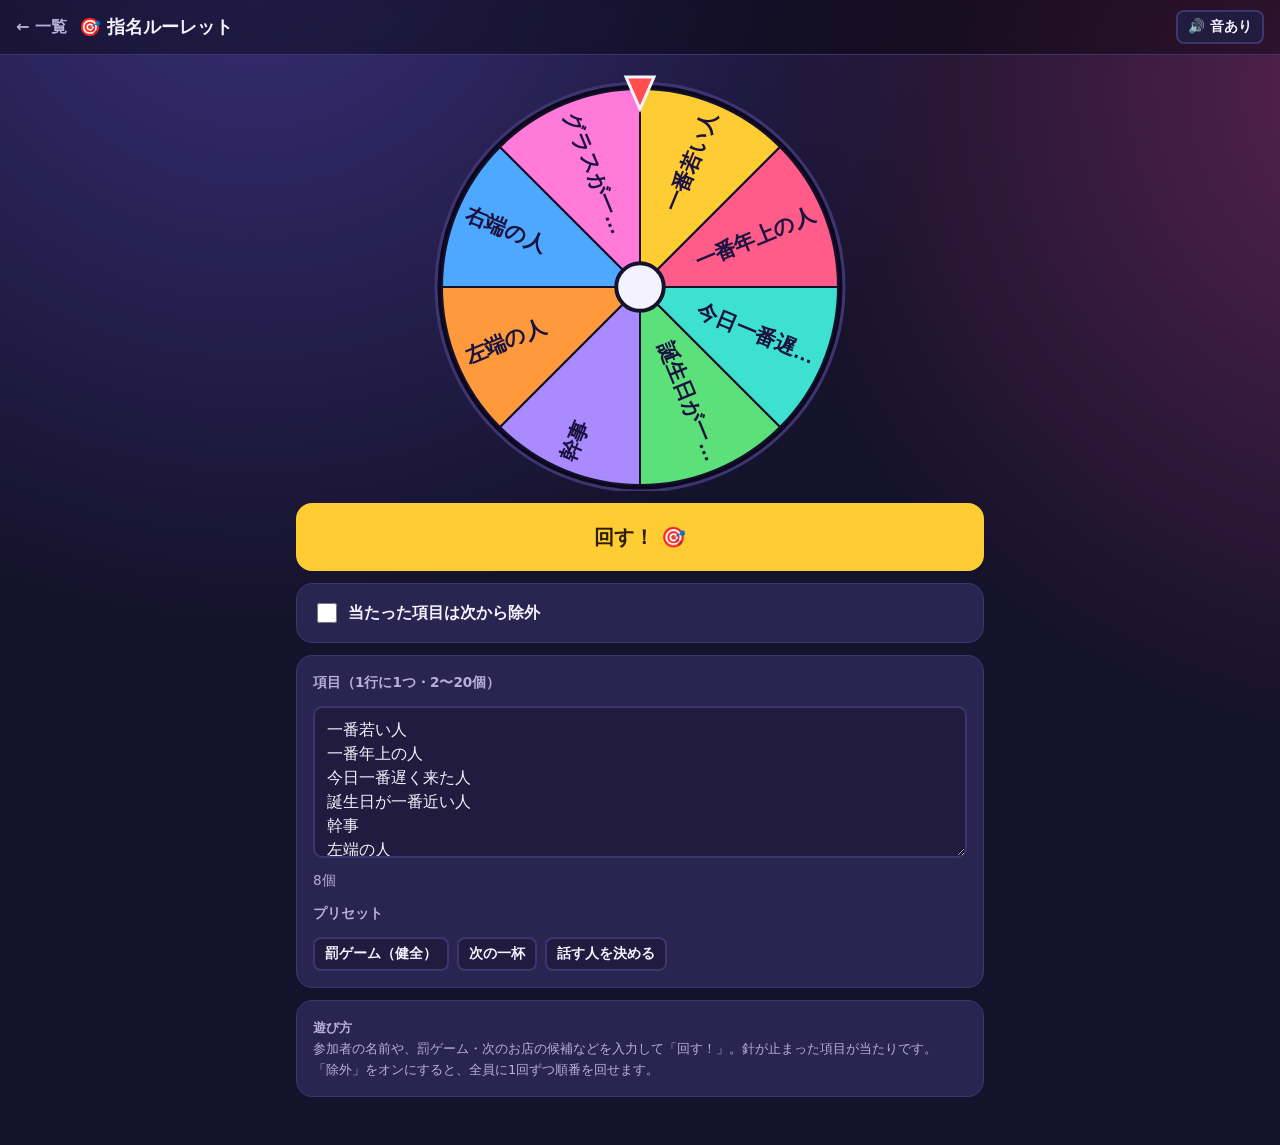
<file: games/roulette/index.html>
<!doctype html>
<html lang="ja">
<head>
<meta charset="utf-8">
<meta name="viewport" content="width=device-width,initial-scale=1">
<title>指名ルーレット｜のみゲー！</title>
<link rel="icon" href="data:image/svg+xml,<svg xmlns='http://www.w3.org/2000/svg' viewBox='0 0 100 100'><text y='.9em' font-size='90'>🎯</text></svg>">
<link rel="stylesheet" href="../../assets/common.css">
<style>
  .label { color: var(--sub); font-size: .85rem; font-weight: 700; }
  .wheel-wrap { width: 100%; max-width: 420px; margin: 0 auto; }
  .wheel-wrap canvas { display: block; width: 100%; height: auto; aspect-ratio: 1; touch-action: manipulation; }
  textarea.field { min-height: 9.5em; resize: vertical; line-height: 1.5; }
  .count { font-size: .85rem; color: var(--sub); }
  .count.bad { color: var(--danger); font-weight: 700; }
  .opt { display: flex; align-items: center; gap: 8px; font-weight: 700; cursor: pointer; }
  .opt input { width: 20px; height: 20px; accent-color: var(--accent); }
  .used { display: flex; flex-wrap: wrap; gap: 6px; }
  .used .chip { text-decoration: line-through; }
  .result {
    position: fixed; inset: 0; z-index: 100; display: grid; place-items: center; text-align: center; padding: 24px;
    background: radial-gradient(circle, #5a2fa0 0, #2a1660 45%, #0d0820 100%);
    animation: pop .35s ease-out;
  }
  .result .lead { margin: 0; font-weight: 700; color: var(--sub); }
  .result h2 {
    font-size: clamp(2.2rem, 13vw, 4.5rem); line-height: 1.2; margin: 8px 0 20px; color: var(--accent);
    text-shadow: 0 4px 0 #0006; overflow-wrap: anywhere; max-width: 92vw;
  }
  @keyframes pop { 0% { transform: scale(.7); opacity: 0; } 70% { transform: scale(1.05); } 100% { transform: scale(1); opacity: 1; } }
</style>
</head>
<body>
<header class="g-header">
  <a class="back" href="../../">← 一覧</a>
  <h1>🎯 指名ルーレット</h1>
  <button class="btn small" id="soundBtn" aria-pressed="true">🔊 音あり</button>
</header>

<main class="g-main stack">
  <div class="wheel-wrap"><canvas id="wheel" aria-label="ルーレット"></canvas></div>
  <button class="btn big primary" id="spinBtn">回す！ 🎯</button>

  <div class="card stack">
    <label class="opt"><input type="checkbox" id="excludeChk"> 当たった項目は次から除外</label>
    <div id="usedBox" class="stack hidden">
      <span class="label">除外中</span>
      <div class="used" id="usedList"></div>
      <div><button class="btn small" id="resetUsedBtn">除外をリセット</button></div>
    </div>
  </div>

  <div class="card stack">
    <span class="label">項目（1行に1つ・2〜20個）</span>
    <textarea class="field" id="itemsInput" placeholder="たなか&#10;すずき&#10;さとう"></textarea>
    <div class="count" id="count"></div>
    <span class="label">プリセット</span>
    <div class="row" id="presets"></div>
  </div>

  <div class="card note">
    <b>遊び方</b><br>
    参加者の名前や、罰ゲーム・次のお店の候補などを入力して「回す！」。針が止まった項目が当たりです。
    「除外」をオンにすると、全員に1回ずつ順番を回せます。
  </div>
</main>

<div class="result hidden" id="result" role="alertdialog" aria-labelledby="resultName">
  <div>
    <p class="lead">決定！</p>
    <h2 id="resultName"></h2>
    <div class="row" style="justify-content:center">
      <button class="btn primary" id="againBtn">もう一回</button>
      <button class="btn" id="closeBtn">閉じる</button>
    </div>
  </div>
</div>

<script>
(() => {
  const PRESETS = [
    { name: '罰ゲーム（健全）', items: [
      '好きな食べ物を3つ発表', '右隣の人のいいところを褒める', '一発ギャグ', '最近あった小さな幸せを話す',
      '次の乾杯の音頭をとる', '変顔で写真を1枚', '子どもの頃の夢を発表', 'モノマネを1つ',
    ] },
    { name: '次の一杯', items: [
      'ビール', 'ハイボール', 'レモンサワー', 'ウーロン茶', 'ジンジャーエール', '日本酒', 'ワイン', 'お水',
    ] },
    { name: '話す人を決める', items: [
      '一番若い人', '一番年上の人', '今日一番遅く来た人', '誕生日が一番近い人', '幹事', '左端の人', '右端の人', 'グラスが一番空いている人',
    ] },
  ];
  const COLORS = ['#ffcc33', '#ff5c8a', '#3ee0d0', '#5ce07a', '#a98bff', '#ff9a3c', '#4fa8ff', '#ff7ad9', '#c6e85a', '#ff6b6b'];
  const MIN = 2, MAX = 20;
  const KEY = 'nomige-roulette';
  const TAU = Math.PI * 2;

  const $ = s => document.querySelector(s);
  const canvas = $('#wheel');
  const g = canvas.getContext('2d');
  let items = [];
  let used = [];
  let exclude = false;
  let sound = true;
  let rot = 0;
  let spinning = false;
  let ctx = null;

  try { sound = localStorage.getItem('nomige-sound') !== 'off'; } catch (e) { sound = true; }
  try {
    const saved = JSON.parse(localStorage.getItem(KEY) || 'null');
    if (saved) { items = saved.items || []; used = saved.used || []; exclude = !!saved.exclude; }
  } catch (e) { /* 読めなければ初期値 */ }
  if (!items.length) items = PRESETS[2].items.slice();

  function save() {
    try { localStorage.setItem(KEY, JSON.stringify({ items, used, exclude })); } catch (e) { /* 保存不可でも動く */ }
  }

  function parse(text) {
    const out = [];
    text.split('\n').forEach(l => {
      const s = l.trim();
      if (s && !out.includes(s)) out.push(s);
    });
    return out.slice(0, MAX);
  }

  // ルーレットに載る項目（除外モードなら当たり済みを除く）
  const active = () => exclude ? items.filter(s => !used.includes(s)) : items;

  // ---------- 描画 ----------
  function resize() {
    const w = canvas.parentElement.clientWidth;
    const dpr = window.devicePixelRatio || 1;
    canvas.width = Math.round(w * dpr);
    canvas.height = Math.round(w * dpr);
    g.setTransform(dpr, 0, 0, dpr, 0, 0);
    draw();
  }

  function fitText(text, maxW) {
    if (g.measureText(text).width <= maxW) return text;
    let s = text;
    while (s.length > 1 && g.measureText(s + '…').width > maxW) s = s.slice(0, -1);
    return s + '…';
  }

  function draw() {
    const size = canvas.width / (window.devicePixelRatio || 1);
    const cx = size / 2, cy = size / 2 + 6;
    const r = size / 2 - 12;
    const list = active();
    const n = list.length;
    g.clearRect(0, 0, size, size);

    // 外枠
    g.beginPath(); g.arc(cx, cy, r + 6, 0, TAU); g.fillStyle = '#0d0820'; g.fill();
    g.lineWidth = 3; g.strokeStyle = '#3d3570'; g.stroke();

    if (!n) {
      g.fillStyle = '#b7afd9'; g.font = `700 ${Math.max(14, size / 22)}px sans-serif`;
      g.textAlign = 'center'; g.textBaseline = 'middle';
      g.fillText('項目がありません', cx, cy);
    } else {
      const seg = TAU / n;
      const fs = Math.max(11, Math.min(size / 20, seg * r * 0.36, 24));
      g.font = `800 ${fs}px "Hiragino Kaku Gothic ProN","Hiragino Sans","Yu Gothic UI","Meiryo",sans-serif`;
      for (let i = 0; i < n; i++) {
        // 12時の位置を起点に時計回り
        const a0 = rot + i * seg - Math.PI / 2;
        let color = COLORS[i % COLORS.length];
        if (i === n - 1 && n > 1 && i % COLORS.length === 0) color = COLORS[1]; // 先頭と同色が隣り合わないように
        g.beginPath(); g.moveTo(cx, cy); g.arc(cx, cy, r, a0, a0 + seg); g.closePath();
        g.fillStyle = color; g.fill();
        if (n > 1) { g.lineWidth = 2; g.strokeStyle = '#15122b'; g.stroke(); }

        // 左半分は文字が逆さにならないよう反転して描く
        const mid = a0 + seg / 2;
        const flip = Math.cos(mid) < 0;
        g.save();
        g.translate(cx, cy);
        g.rotate(flip ? mid + Math.PI : mid);
        g.fillStyle = '#1b1240';
        g.textAlign = flip ? 'left' : 'right'; g.textBaseline = 'middle';
        g.fillText(fitText(list[i], r * 0.7), flip ? -(r - 10) : r - 10, 0);
        g.restore();
      }
    }

    // 中心
    g.beginPath(); g.arc(cx, cy, Math.max(14, r * 0.12), 0, TAU);
    g.fillStyle = '#f5f2ff'; g.fill(); g.lineWidth = 4; g.strokeStyle = '#15122b'; g.stroke();

    // 針（回転しない）
    g.beginPath();
    g.moveTo(cx - 14, cy - r - 12);
    g.lineTo(cx + 14, cy - r - 12);
    g.lineTo(cx, cy - r + 20);
    g.closePath();
    g.fillStyle = '#ff4d4d'; g.fill();
    g.lineWidth = 3; g.strokeStyle = '#f5f2ff'; g.stroke();
  }

  // 針（12時）が指している項目の番号
  function pointedIndex(n) {
    const a = ((-rot) % TAU + TAU) % TAU;
    return Math.min(n - 1, Math.floor(a / (TAU / n)));
  }

  // ---------- 効果音（WebAudio。音声ファイルなし） ----------
  function audio() {
    if (!sound) return null;
    if (!ctx) {
      const AC = window.AudioContext || window.webkitAudioContext;
      if (!AC) return null;
      ctx = new AC();
    }
    if (ctx.state === 'suspended') ctx.resume();
    return ctx;
  }
  function beep(freq, dur, vol, type) {
    const a = audio();
    if (!a) return;
    const o = a.createOscillator(), gn = a.createGain();
    o.type = type || 'square'; o.frequency.value = freq;
    gn.gain.setValueAtTime(vol, a.currentTime);
    gn.gain.exponentialRampToValueAtTime(0.0001, a.currentTime + dur);
    o.connect(gn).connect(a.destination);
    o.start(); o.stop(a.currentTime + dur);
  }
  function fanfare() {
    [523, 659, 784, 1047].forEach((f, i) => setTimeout(() => beep(f, 0.18, 0.08, 'triangle'), i * 110));
  }

  // ---------- 回す ----------
  function spin() {
    const list = active();
    if (spinning || items.length < MIN) return;
    if (!list.length) { used = []; save(); render(); return; }
    audio();
    spinning = true;
    render();
    const n = list.length;
    const seg = TAU / n;
    // 当たりのセクター内のランダムな位置で止まるよう、最終角度を決める
    const target = Math.floor(Math.random() * n);
    const offset = (0.15 + Math.random() * 0.7) * seg;
    const finalMod = -(target * seg + offset);
    const startRot = rot;
    const base = startRot - (((startRot - finalMod) % TAU) + TAU) % TAU;
    const endRot = base + TAU * (5 + Math.floor(Math.random() * 3));
    const dur = 4200 + Math.random() * 1600;
    const t0 = performance.now();
    let last = pointedIndex(n);

    const frame = now => {
      const t = Math.min(1, (now - t0) / dur);
      const e = 1 - Math.pow(1 - t, 4);
      rot = startRot + (endRot - startRot) * e;
      draw();
      const idx = pointedIndex(n);
      if (idx !== last) { last = idx; beep(1400, 0.025, 0.05); }
      if (t < 1) { requestAnimationFrame(frame); return; }
      rot = ((rot % TAU) + TAU) % TAU;
      draw();
      // 表示は実際に針が指している項目から決める
      finish(list[pointedIndex(n)]);
    };
    requestAnimationFrame(frame);
  }

  function finish(name) {
    spinning = false;
    fanfare();
    try { if (navigator.vibrate) navigator.vibrate(150); } catch (e) { /* 振動非対応 */ }
    $('#resultName').textContent = name;
    $('#result').classList.remove('hidden');
    if (exclude && !used.includes(name)) used.push(name);
    save();
  }

  function closeResult() {
    $('#result').classList.add('hidden');
    render();
  }

  // ---------- 画面 ----------
  function render() {
    const n = items.length;
    const c = $('#count');
    c.textContent = n < MIN ? `${n}個（あと${MIN - n}個以上入れてね）` : `${n}個` + (n >= MAX ? '（上限）' : '');
    c.classList.toggle('bad', n < MIN);
    $('#excludeChk').checked = exclude;
    const left = active().length;
    const shownUsed = used.filter(s => items.includes(s));
    $('#usedBox').classList.toggle('hidden', !exclude || !shownUsed.length);
    $('#usedList').innerHTML = '';
    shownUsed.forEach(s => {
      const el = document.createElement('span');
      el.className = 'chip'; el.textContent = s;
      $('#usedList').appendChild(el);
    });
    const btn = $('#spinBtn');
    btn.disabled = spinning || n < MIN;
    btn.textContent = n >= MIN && !left ? '全員当たった！ タップでリセット' : '回す！ 🎯';
    $('#itemsInput').disabled = spinning;
    $('#soundBtn').textContent = sound ? '🔊 音あり' : '🔇 音なし';
    $('#soundBtn').setAttribute('aria-pressed', String(sound));
    draw();
  }

  function setItems(list) {
    items = list;
    used = used.filter(s => items.includes(s));
    save();
    render();
  }

  PRESETS.forEach(p => {
    const b = document.createElement('button');
    b.className = 'btn small'; b.textContent = p.name;
    b.addEventListener('click', () => {
      if (spinning) return;
      $('#itemsInput').value = p.items.join('\n');
      used = [];
      setItems(p.items.slice());
    });
    $('#presets').appendChild(b);
  });

  $('#itemsInput').value = items.join('\n');
  $('#itemsInput').addEventListener('input', e => setItems(parse(e.target.value)));
  $('#excludeChk').addEventListener('change', e => { exclude = e.target.checked; used = []; save(); render(); });
  $('#resetUsedBtn').addEventListener('click', () => { used = []; save(); render(); });
  $('#spinBtn').addEventListener('click', spin);
  $('#againBtn').addEventListener('click', () => { closeResult(); spin(); });
  $('#closeBtn').addEventListener('click', closeResult);
  $('#soundBtn').addEventListener('click', () => {
    sound = !sound;
    try { localStorage.setItem('nomige-sound', sound ? 'on' : 'off'); } catch (e) { /* 保存不可でも動く */ }
    render();
  });
  window.addEventListener('resize', resize);

  render();
  resize();
})();
</script>
</body>
</html>
</file>
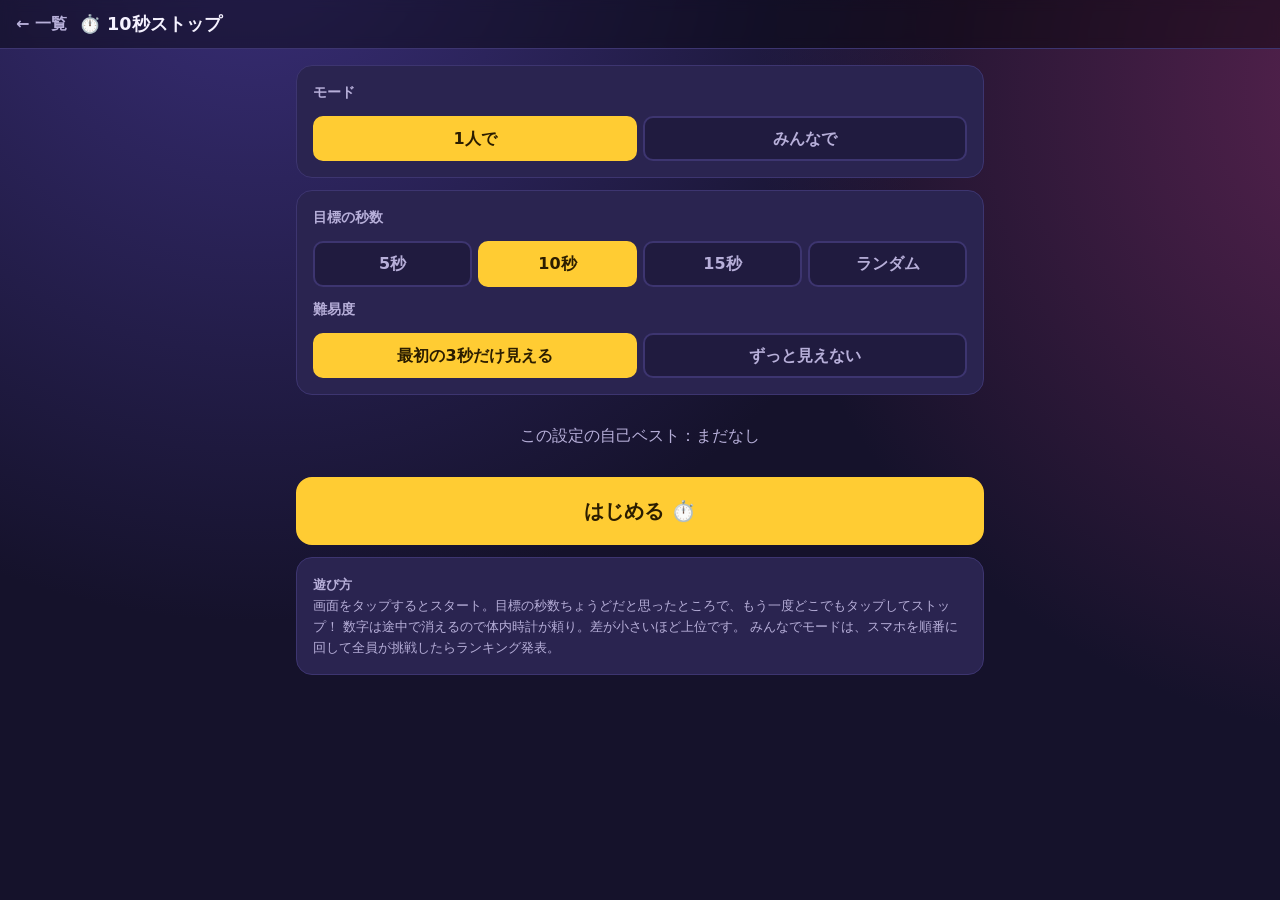
<file: games/ten-seconds/index.html>
<!doctype html>
<html lang="ja">
<head>
<meta charset="utf-8">
<meta name="viewport" content="width=device-width,initial-scale=1">
<title>10秒ストップ｜のみゲー！</title>
<link rel="icon" href="data:image/svg+xml,<svg xmlns='http://www.w3.org/2000/svg' viewBox='0 0 100 100'><text y='.9em' font-size='90'>⏱️</text></svg>">
<link rel="stylesheet" href="../../assets/common.css">
<style>
  .label { color: var(--sub); font-size: .85rem; font-weight: 700; }
  .seg { display: grid; grid-template-columns: repeat(2, 1fr); gap: 6px; }
  .seg.four { grid-template-columns: repeat(4, 1fr); }
  .seg button { border: 2px solid var(--line); background: var(--bg2); color: var(--sub); border-radius: 10px; padding: 8px 4px; font-weight: 700; min-width: 0; }
  .seg button.on { background: var(--accent); border-color: var(--accent); color: var(--accent-ink); }
  .players { display: grid; gap: 6px; }
  .players .row { flex-wrap: nowrap; }
  .players .field { flex: 1; min-width: 0; }
  .best { text-align: center; color: var(--sub); }
  .best b { color: var(--accent); }

  .stage {
    position: fixed; inset: 0; z-index: 80; display: flex; flex-direction: column;
    background: var(--bg); background-image: radial-gradient(circle at 50% 30%, #3a2f7a 0, transparent 60%);
    overflow: hidden;
  }
  .stage-top { display: flex; align-items: center; gap: 8px; padding: 10px 16px; border-bottom: 1px solid var(--line); }
  .stage-top .who { flex: 1; min-width: 0; font-weight: 900; overflow: hidden; text-overflow: ellipsis; white-space: nowrap; }
  .tap {
    flex: 1; width: 100%; border: 0; background: transparent; color: var(--ink);
    display: flex; flex-direction: column; align-items: center; justify-content: center; gap: 8px; padding: 16px;
    touch-action: manipulation; user-select: none; -webkit-user-select: none; -webkit-touch-callout: none;
  }
  .tap.running { background: #ffffff08; }
  .tap:focus { outline: none; }
  .target { font-size: 1.1rem; color: var(--sub); font-weight: 700; }
  .target b { color: var(--accent); font-size: 1.5rem; }
  .digits { font-size: clamp(4rem, 24vw, 8rem); font-weight: 900; line-height: 1; font-variant-numeric: tabular-nums; letter-spacing: .02em; }
  .digits.masked { color: var(--pink); }
  .hint {
    margin-top: 12px; padding: 14px 28px; border-radius: 999px; font-size: 1.3rem; font-weight: 900;
    background: var(--accent); color: var(--accent-ink);
  }
  .tap.running .hint { background: var(--pink); color: #fff; }

  .result { flex: 1; display: flex; flex-direction: column; align-items: center; justify-content: center; gap: 10px; padding: 16px; text-align: center; overflow-y: auto; }
  .diff { font-size: clamp(3.2rem, 18vw, 6rem); font-weight: 900; line-height: 1; font-variant-numeric: tabular-nums; }
  .diff small { font-size: .4em; margin-left: .1em; }
  .diff.plus { color: var(--pink); }
  .diff.minus { color: var(--cyan); }
  .diff.zero { color: var(--accent); }
  .actual { color: var(--sub); }
  .comment { font-size: 1.3rem; font-weight: 900; }
  .result .row { justify-content: center; }

  .perfect { position: fixed; inset: 0; z-index: 90; pointer-events: none; overflow: hidden; }
  .perfect .flash { position: absolute; inset: 0; background: radial-gradient(circle, #fff6 0, #ffcc3355 40%, transparent 70%); animation: flash 1.2s ease-out forwards; }
  .perfect .word {
    position: absolute; left: 0; right: 0; top: 18%; text-align: center; font-size: clamp(2.4rem, 14vw, 5rem); font-weight: 900;
    color: var(--accent); text-shadow: 0 4px 0 #0007; animation: pop .6s cubic-bezier(.2, 1.6, .4, 1) both;
  }
  .perfect .bit { position: absolute; top: -10%; font-size: 1.8rem; animation: fall linear forwards; }
  @keyframes flash { 0% { opacity: 1; } 100% { opacity: 0; } }
  @keyframes pop { 0% { transform: scale(.2); opacity: 0; } 100% { transform: scale(1); opacity: 1; } }
  @keyframes fall { to { transform: translateY(120vh) rotate(540deg); } }

  .rank { display: grid; gap: 6px; }
  .rank .item { display: flex; align-items: center; gap: 10px; background: var(--bg2); border: 1px solid var(--line); border-radius: 12px; padding: 8px 12px; }
  .rank .no { width: 2.2em; font-weight: 900; color: var(--sub); flex: none; }
  .rank .name { flex: 1; min-width: 0; font-weight: 700; overflow: hidden; text-overflow: ellipsis; white-space: nowrap; }
  .rank .val { font-weight: 900; font-variant-numeric: tabular-nums; flex: none; }
  .rank .item.top { border-color: var(--accent); }
  .rank .item.top .no { color: var(--accent); }
  .rank .item.last { border-color: var(--danger); }
  .loser { text-align: center; }
  .loser .big { font-size: 1.6rem; font-weight: 900; color: var(--danger); overflow-wrap: anywhere; }
  .penalty { background: #0005; border-radius: 12px; padding: 10px 14px; font-weight: 700; margin-top: 8px; }
</style>
</head>
<body>
<header class="g-header">
  <a class="back" href="../../">← 一覧</a>
  <h1>⏱️ 10秒ストップ</h1>
</header>

<main class="g-main stack">
  <!-- 準備画面 -->
  <section id="setup" class="stack">
    <div class="card stack">
      <span class="label">モード</span>
      <div class="seg" id="modeSeg">
        <button data-v="solo" class="on">1人で</button>
        <button data-v="group">みんなで</button>
      </div>
    </div>
    <div class="card stack">
      <span class="label">目標の秒数</span>
      <div class="seg four" id="targetSeg">
        <button data-v="5">5秒</button>
        <button data-v="10" class="on">10秒</button>
        <button data-v="15">15秒</button>
        <button data-v="random">ランダム</button>
      </div>
      <span class="label">難易度</span>
      <div class="seg" id="hideSeg">
        <button data-v="peek" class="on">最初の3秒だけ見える</button>
        <button data-v="blind">ずっと見えない</button>
      </div>
    </div>
    <div class="card stack hidden" id="playersCard">
      <span class="label">プレイヤー（2〜12人）</span>
      <div class="players" id="players"></div>
      <button class="btn" id="addPlayerBtn">＋ プレイヤーを追加</button>
    </div>
    <p class="best" id="best"></p>
    <button class="btn big primary" id="startBtn">はじめる ⏱️</button>
    <div class="card note">
      <b>遊び方</b><br>
      画面をタップするとスタート。目標の秒数ちょうどだと思ったところで、もう一度どこでもタップしてストップ！
      数字は途中で消えるので体内時計が頼り。差が小さいほど上位です。
      みんなでモードは、スマホを順番に回して全員が挑戦したらランキング発表。
    </div>
  </section>

  <!-- 順番待ち（みんなで） -->
  <section id="turn" class="stack hidden">
    <div class="card stack center">
      <span class="label" id="turnCount"></span>
      <div style="font-size:1.8rem;font-weight:900;overflow-wrap:anywhere" id="turnName"></div>
      <p class="muted" style="margin:0">スマホを受け取ったら準備OKを押してね</p>
    </div>
    <button class="btn big primary" id="readyBtn">準備OK 👍</button>
    <button class="btn" id="quitGroupBtn">やめて設定に戻る</button>
  </section>

  <!-- ランキング（みんなで） -->
  <section id="ranking" class="stack hidden">
    <div class="card loser" id="loser"></div>
    <div class="card stack">
      <span class="label" id="rankTarget"></span>
      <div class="rank" id="rankList"></div>
    </div>
    <button class="btn big primary" id="againGroupBtn">同じメンバーでもう一回</button>
    <button class="btn" id="backSetupBtn">設定に戻る</button>
  </section>
</main>

<!-- 計測画面（全画面） -->
<div class="stage hidden" id="stage">
  <div class="stage-top">
    <span class="who" id="stageWho"></span>
    <button class="btn small" id="quitBtn">やめる</button>
  </div>
  <button class="tap" id="tap">
    <span class="target">目標 <b id="targetText">10.00</b> 秒</span>
    <span class="digits" id="digits">0.00</span>
    <span class="hint" id="hint">タップでスタート</span>
  </button>
  <div class="result hidden" id="result">
    <div class="diff" id="diff"></div>
    <div class="actual" id="actual"></div>
    <div class="comment" id="comment"></div>
    <div class="muted" id="resultBest"></div>
    <div class="row">
      <button class="btn big primary" id="nextBtn">もう一回</button>
      <button class="btn" id="toSetupBtn">設定に戻る</button>
    </div>
  </div>
</div>

<div class="perfect hidden" id="perfect"></div>

<script>
(() => {
  const PENALTIES = [
    '好きな食べ物を3つ発表', '最近あった小さな幸せを話す', '右隣の人のいいところを1つ褒める', '一発ギャグ（スベってもOK）',
    'みんなに飲み物を注いで回る', '次の乾杯の音頭をとる', '子どもの頃の夢を発表', 'お水かソフトドリンクを一杯飲む',
    '最近ハマっていることを30秒プレゼン', '10秒間全力の笑顔をキープ',
  ];
  const PEEK_MS = 3000;
  const BEST_KEY = 'nomige-ten-seconds-best';

  const $ = s => document.querySelector(s);
  let mode = 'solo', targetSel = '10', hide = 'peek';
  let players = ['', ''];
  let target = 10;
  let state = 'idle'; // idle → ready → running → done
  let startAt = 0, raf = 0, lockUntil = 0;
  let order = [], turnIdx = 0, scores = [];
  let bests = {};

  try { bests = JSON.parse(localStorage.getItem(BEST_KEY)) || {}; } catch (e) { bests = {}; }

  const show = id => ['#setup', '#turn', '#ranking'].forEach(s => $(s).classList.toggle('hidden', s !== id));
  const bestKey = () => `${targetSel}-${hide}`;
  const pickTarget = () => targetSel === 'random' ? 5 + Math.floor(Math.random() * 16) : Number(targetSel);
  const fmtDiff = d => Math.round(d * 100) === 0 ? '±0.00' : (d > 0 ? '+' : '-') + Math.abs(d).toFixed(2);

  function renderSetup() {
    [['#modeSeg', mode], ['#targetSeg', targetSel], ['#hideSeg', hide]].forEach(([sel, v]) => {
      document.querySelectorAll(sel + ' button').forEach(b => b.classList.toggle('on', b.dataset.v === v));
    });
    $('#playersCard').classList.toggle('hidden', mode !== 'group');
    $('#best').classList.toggle('hidden', mode !== 'solo');
    const b = bests[bestKey()];
    $('#best').innerHTML = b == null ? 'この設定の自己ベスト：まだなし' : `この設定の自己ベスト：<b>${b.toFixed(2)}秒差</b>`;
    renderPlayers();
  }

  function renderPlayers() {
    const box = $('#players');
    box.innerHTML = '';
    players.forEach((name, i) => {
      const row = document.createElement('div');
      row.className = 'row';
      const input = document.createElement('input');
      input.className = 'field';
      input.maxLength = 12;
      input.placeholder = `プレイヤー${i + 1}`;
      input.value = name;
      input.addEventListener('input', () => { players[i] = input.value; });
      const del = document.createElement('button');
      del.className = 'btn small';
      del.textContent = '✕';
      del.setAttribute('aria-label', `プレイヤー${i + 1}を削除`);
      del.disabled = players.length <= 2;
      del.addEventListener('click', () => { players.splice(i, 1); renderPlayers(); });
      row.append(input, del);
      box.append(row);
    });
    $('#addPlayerBtn').disabled = players.length >= 12;
  }

  // ---------- 計測 ----------
  function openStage(who) {
    state = 'ready';
    $('#stageWho').textContent = who;
    $('#targetText').textContent = target.toFixed(2);
    $('#digits').textContent = '0.00';
    $('#digits').classList.remove('masked');
    $('#hint').textContent = 'タップでスタート';
    $('#tap').classList.remove('running', 'hidden');
    $('#result').classList.add('hidden');
    $('#stage').classList.remove('hidden');
    $('#tap').focus();
  }
  function closeStage() {
    cancelAnimationFrame(raf);
    state = 'idle';
    $('#stage').classList.add('hidden');
  }

  function frame() {
    const t = (performance.now() - startAt) / 1000;
    const masked = hide === 'blind' || t * 1000 >= PEEK_MS;
    $('#digits').textContent = masked ? '？？.??' : t.toFixed(2);
    $('#digits').classList.toggle('masked', masked);
    raf = requestAnimationFrame(frame);
  }

  function press() {
    const now = performance.now();
    if (state === 'ready') {
      state = 'running';
      startAt = now;
      lockUntil = now + 300;
      $('#hint').textContent = 'タップでストップ';
      $('#tap').classList.add('running');
      raf = requestAnimationFrame(frame);
    } else if (state === 'running' && now >= lockUntil) {
      state = 'done';
      cancelAnimationFrame(raf);
      finish((now - startAt) / 1000);
    }
  }

  function comment(abs) {
    if (Math.round(abs * 100) === 0) return 'ピッタリ！！神の体内時計 🎯';
    if (abs < 0.1) return 'ほぼピッタリ！すごすぎる ✨';
    if (abs < 0.3) return 'かなり正確！👏';
    if (abs < 0.7) return 'なかなかいい感じ 👍';
    if (abs < 1.5) return 'まあまあ… 🤔';
    return '体内時計、ズレてます 😵';
  }

  function finish(sec) {
    const d = sec - target, abs = Math.abs(d);
    const zero = Math.round(d * 100) === 0;
    $('#digits').textContent = sec.toFixed(2);
    $('#digits').classList.remove('masked');
    $('#diff').innerHTML = fmtDiff(d) + '<small>秒</small>';
    $('#diff').className = 'diff ' + (zero ? 'zero' : d > 0 ? 'plus' : 'minus');
    $('#actual').textContent = `記録 ${sec.toFixed(2)} 秒（目標 ${target.toFixed(2)} 秒）`;
    $('#comment').textContent = comment(abs);
    $('#resultBest').textContent = '';

    if (mode === 'solo') {
      const k = bestKey(), prev = bests[k];
      if (prev == null || abs < prev) {
        bests[k] = abs;
        try { localStorage.setItem(BEST_KEY, JSON.stringify(bests)); } catch (e) { /* 保存不可でも動く */ }
        $('#resultBest').textContent = prev == null ? '自己ベスト記録！' : `🎉 自己ベスト更新！（前回 ${prev.toFixed(2)}秒差）`;
      } else {
        $('#resultBest').textContent = `自己ベスト：${prev.toFixed(2)}秒差`;
      }
      $('#nextBtn').textContent = 'もう一回';
    } else {
      scores.push({ name: order[turnIdx], sec, d });
      $('#nextBtn').textContent = turnIdx + 1 < order.length ? '次の人へ 👉' : 'ランキング発表 🏆';
    }

    $('#tap').classList.add('hidden');
    $('#result').classList.remove('hidden');
    // ストップ直後の連打で次へ進まないように少しだけ無効化
    $('#nextBtn').disabled = $('#toSetupBtn').disabled = true;
    setTimeout(() => { $('#nextBtn').disabled = $('#toSetupBtn').disabled = false; }, 600);
    if (zero) celebrate();
  }

  function celebrate() {
    const box = $('#perfect');
    box.innerHTML = '<div class="flash"></div><div class="word">ピッタリ！！</div>';
    const icons = ['🎉', '✨', '🎊', '⭐', '🥳'];
    for (let i = 0; i < 40; i++) {
      const s = document.createElement('span');
      s.className = 'bit';
      s.textContent = icons[i % icons.length];
      s.style.left = (Math.random() * 95) + '%';
      s.style.animationDuration = (1.6 + Math.random() * 1.6) + 's';
      s.style.animationDelay = (Math.random() * .6) + 's';
      box.append(s);
    }
    box.classList.remove('hidden');
    try { if (navigator.vibrate) navigator.vibrate([100, 60, 100, 60, 300]); } catch (e) { /* 振動非対応 */ }
    setTimeout(() => box.classList.add('hidden'), 3600);
  }

  // ---------- みんなでモード ----------
  function startGroup() {
    order = players.map((p, i) => p.trim() || `プレイヤー${i + 1}`);
    target = pickTarget();
    turnIdx = 0;
    scores = [];
    showTurn();
  }
  function showTurn() {
    $('#turnCount').textContent = `${turnIdx + 1} / ${order.length} 人目（目標 ${target} 秒）`;
    $('#turnName').textContent = `${order[turnIdx]} さんの番`;
    show('#turn');
  }
  function showRanking() {
    const list = scores.slice().sort((a, b) => Math.abs(a.d) - Math.abs(b.d));
    const box = $('#rankList');
    box.innerHTML = '';
    list.forEach((s, i) => {
      const item = document.createElement('div');
      item.className = 'item' + (i === 0 ? ' top' : i === list.length - 1 ? ' last' : '');
      const no = document.createElement('span'); no.className = 'no'; no.textContent = i === 0 ? '👑' : `${i + 1}位`;
      const name = document.createElement('span'); name.className = 'name'; name.textContent = s.name;
      const val = document.createElement('span'); val.className = 'val'; val.textContent = fmtDiff(s.d) + '秒';
      item.append(no, name, val);
      box.append(item);
    });
    $('#rankTarget').textContent = `目標 ${target} 秒 ・ 差の小さい順`;
    const last = list[list.length - 1];
    const loser = $('#loser');
    loser.innerHTML = '<span class="label">最下位は…</span><div class="big"></div><div class="muted"></div><div class="penalty"></div>';
    loser.querySelector('.big').textContent = `${last.name} さん`;
    loser.querySelector('.muted').textContent = `記録 ${last.sec.toFixed(2)} 秒（${fmtDiff(last.d)}秒）`;
    loser.querySelector('.penalty').textContent = '罰ゲーム：' + PENALTIES[Math.floor(Math.random() * PENALTIES.length)];
    show('#ranking');
  }

  // ---------- イベント ----------
  [['#modeSeg', v => { mode = v; }], ['#targetSeg', v => { targetSel = v; }], ['#hideSeg', v => { hide = v; }]].forEach(([sel, set]) => {
    $(sel).addEventListener('click', e => {
      const b = e.target.closest('button');
      if (b) { set(b.dataset.v); renderSetup(); }
    });
  });
  $('#addPlayerBtn').addEventListener('click', () => {
    if (players.length < 12) { players.push(''); renderPlayers(); $('#players').lastChild.querySelector('input').focus(); }
  });
  $('#startBtn').addEventListener('click', () => {
    if (mode === 'solo') { target = pickTarget(); openStage('1人モード'); } else startGroup();
  });
  $('#readyBtn').addEventListener('click', () => openStage(`${order[turnIdx]} さん`));
  $('#quitGroupBtn').addEventListener('click', () => { show('#setup'); renderSetup(); });

  $('#tap').addEventListener('pointerdown', e => {
    if (e.button !== 0) return;
    e.preventDefault();
    press();
  });
  $('#tap').addEventListener('contextmenu', e => e.preventDefault());
  // キーボード操作（PC用）
  document.addEventListener('keydown', e => {
    if ($('#stage').classList.contains('hidden') || state === 'done') return;
    if (e.code === 'Space' || e.code === 'Enter') { e.preventDefault(); if (!e.repeat) press(); }
  });

  $('#nextBtn').addEventListener('click', () => {
    if (mode === 'solo') { target = pickTarget(); openStage('1人モード'); return; }
    closeStage();
    turnIdx++;
    if (turnIdx < order.length) showTurn(); else showRanking();
  });
  $('#toSetupBtn').addEventListener('click', () => { closeStage(); show('#setup'); renderSetup(); });
  $('#quitBtn').addEventListener('click', () => {
    if (mode === 'group' && state === 'done') scores.pop();
    closeStage();
    if (mode === 'group' && turnIdx < order.length) showTurn(); else { show('#setup'); renderSetup(); }
  });
  $('#againGroupBtn').addEventListener('click', startGroup);
  $('#backSetupBtn').addEventListener('click', () => { show('#setup'); renderSetup(); });

  // 計測中に画面を離れたら、その回はやり直し
  document.addEventListener('visibilitychange', () => {
    if (document.hidden && state === 'running') {
      cancelAnimationFrame(raf);
      openStage($('#stageWho').textContent);
    }
  });

  renderSetup();
})();
</script>
</body>
</html>
</file>
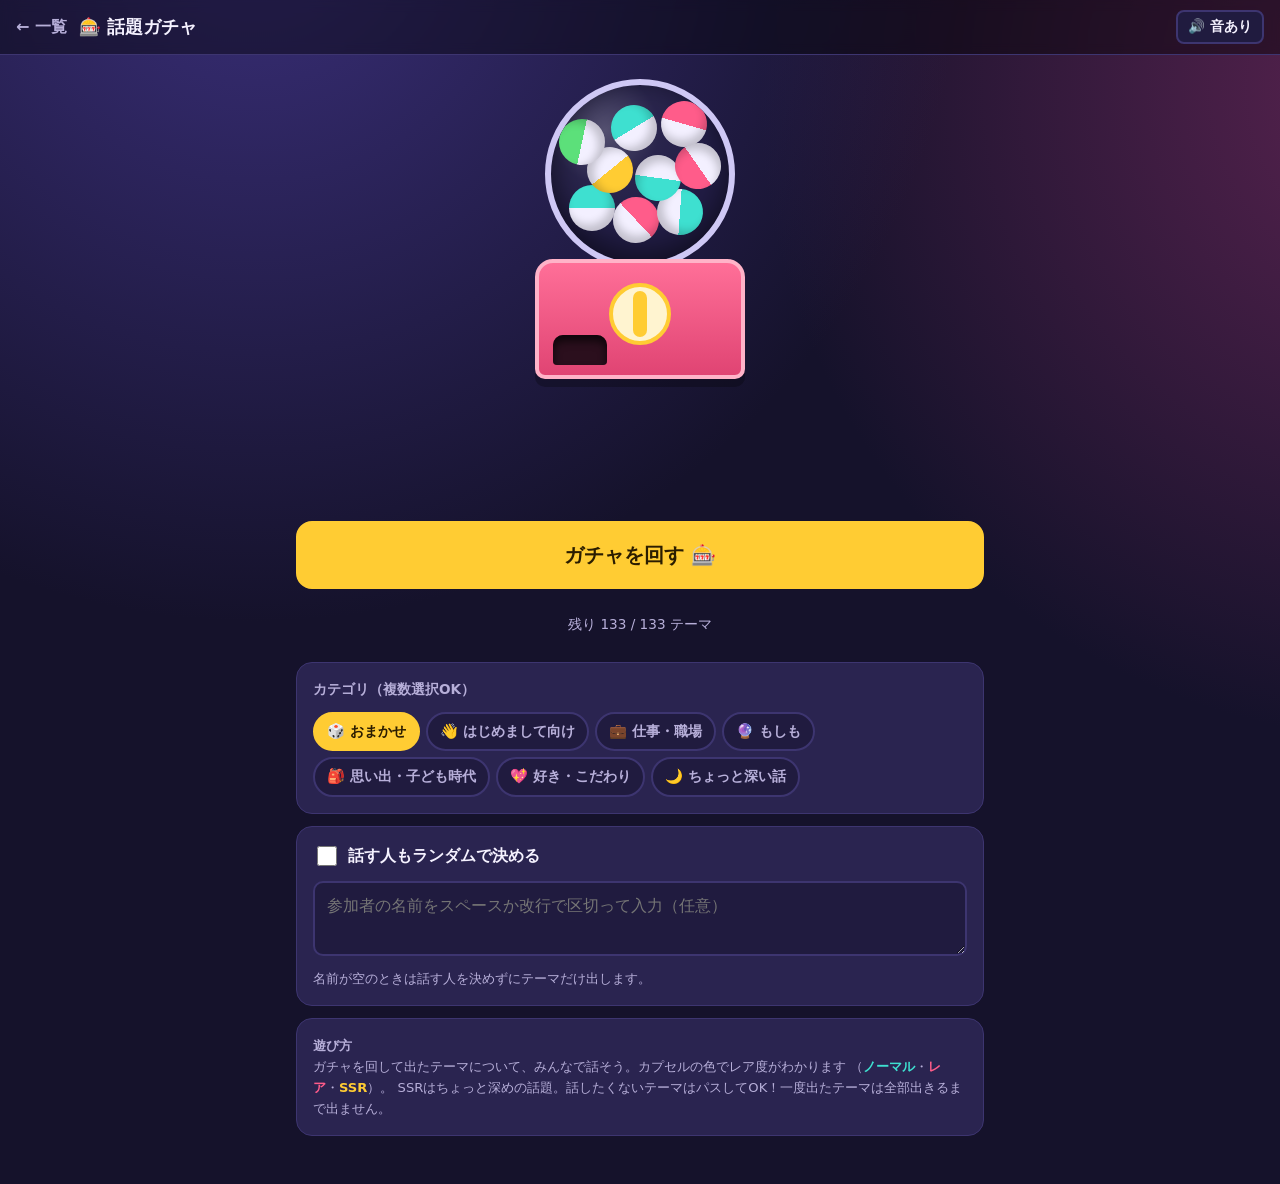
<file: games/topic-gacha/index.html>
<!doctype html>
<html lang="ja">
<head>
<meta charset="utf-8">
<meta name="viewport" content="width=device-width,initial-scale=1">
<title>話題ガチャ｜のみゲー！</title>
<link rel="icon" href="data:image/svg+xml,<svg xmlns='http://www.w3.org/2000/svg' viewBox='0 0 100 100'><text y='.9em' font-size='90'>🎰</text></svg>">
<link rel="stylesheet" href="../../assets/common.css">
<style>
  .label { color: var(--sub); font-size: .85rem; font-weight: 700; }
  .cats { display: flex; flex-wrap: wrap; gap: 6px; }
  .cats button { border: 2px solid var(--line); background: var(--bg2); color: var(--sub); border-radius: 999px; padding: 6px 12px; font-weight: 700; font-size: .9rem; }
  .cats button.on { background: var(--accent); border-color: var(--accent); color: var(--accent-ink); }
  .check { display: flex; align-items: center; gap: 8px; font-weight: 700; }
  .check input { width: 20px; height: 20px; accent-color: var(--accent); }

  /* ガチャマシン */
  .machine { display: grid; justify-items: center; padding-top: 8px; user-select: none; }
  .globe {
    position: relative; width: 190px; height: 190px; border-radius: 50%; overflow: hidden;
    background: radial-gradient(circle at 30% 25%, #ffffff40 0, #ffffff10 30%, #ffffff08 60%), #1b1640;
    border: 6px solid #cfc8f5; box-shadow: inset 0 -10px 30px #0008;
  }
  .globe .ball { position: absolute; width: 46px; height: 46px; border-radius: 50%; background: linear-gradient(var(--c) 50%, #f3f0ff 50%); box-shadow: inset -4px -6px 8px #0003; }
  .globe.shake .ball { animation: jiggle .25s infinite alternate; }
  .globe.shake .ball:nth-child(2n) { animation-duration: .2s; animation-direction: alternate-reverse; }
  @keyframes jiggle { from { transform: translate(-3px, 2px) rotate(-12deg); } to { transform: translate(3px, -4px) rotate(14deg); } }
  .body {
    position: relative; width: 210px; height: 120px; margin-top: -10px; border-radius: 18px 18px 10px 10px;
    background: linear-gradient(#ff6f98, #e04473); border: 4px solid #ffb3c8; box-shadow: 0 8px 0 #0004;
  }
  .handle {
    position: absolute; left: 50%; top: 20px; width: 62px; height: 62px; margin-left: -31px; border-radius: 50%;
    background: #fff4d0; border: 4px solid var(--accent); transition: transform .6s cubic-bezier(.5, -0.3, .4, 1.4);
  }
  .handle::before { content: ''; position: absolute; left: 50%; top: 4px; bottom: 4px; width: 14px; margin-left: -7px; border-radius: 7px; background: var(--accent); }
  .outlet { position: absolute; left: 14px; bottom: 10px; width: 54px; height: 30px; border-radius: 10px 10px 4px 4px; background: #2b0f1d; box-shadow: inset 0 6px 8px #000a; }
  .tray { position: relative; width: 100%; max-width: 320px; height: 130px; overflow: hidden; }

  /* カプセル */
  .capsule { position: absolute; left: calc(50% - 128px); top: -40px; width: 76px; height: 76px; opacity: 0; --cap: var(--cyan); }
  .capsule .half { position: absolute; left: 0; width: 76px; height: 38px; }
  .capsule .top { top: 0; border-radius: 38px 38px 0 0; background: var(--cap); box-shadow: inset -6px 6px 10px #fff5, inset 6px -2px 8px #0002; }
  .capsule .bottom { bottom: 0; border-radius: 0 0 38px 38px; background: #f3f0ff; box-shadow: inset -6px -6px 10px #0002; }
  .capsule .band { position: absolute; left: -2px; right: -2px; top: 35px; height: 6px; border-radius: 3px; background: #0003; }
  .capsule.r { --cap: var(--pink); }
  .capsule.ssr { --cap: linear-gradient(135deg, #ffe066, #ff9f1c 40%, #ff5c8a 70%, #b06bff); filter: drop-shadow(0 0 14px #ffcc33); }
  .capsule.roll { animation: roll .9s cubic-bezier(.3, .6, .4, 1) forwards; }
  .capsule.wobble { left: calc(50% - 38px); top: 40px; opacity: 1; animation: wobble .18s 4 alternate; }
  .capsule.ssr.wobble { animation: wobble .1s 14 alternate; }
  .capsule.open { left: calc(50% - 38px); top: 40px; opacity: 1; }
  .capsule.open .top { animation: lid .5s ease-out forwards; }
  .capsule.open .bottom { animation: base .5s ease-out forwards; }
  .capsule.open .band { opacity: 0; }
  @keyframes roll {
    0% { opacity: 1; transform: translate(0, 0) rotate(0); }
    45% { transform: translate(40px, 80px) rotate(200deg); }
    65% { transform: translate(70px, 60px) rotate(300deg); }
    82% { transform: translate(84px, 80px) rotate(340deg); }
    100% { opacity: 1; transform: translate(90px, 80px) rotate(360deg); }
  }
  @keyframes wobble { from { transform: rotate(-10deg); } to { transform: rotate(10deg); } }
  @keyframes lid { to { transform: translate(-30px, -50px) rotate(-40deg); opacity: 0; } }
  @keyframes base { to { transform: translate(20px, 30px) rotate(20deg); opacity: 0; } }
  .burst { position: absolute; left: 50%; top: 78px; width: 10px; height: 10px; margin: -5px; border-radius: 50%; opacity: 0; pointer-events: none; }
  .burst.go { animation: burst .7s ease-out; }
  @keyframes burst { 0% { opacity: .9; box-shadow: 0 0 0 0 var(--bc); } 100% { opacity: 0; box-shadow: 0 0 0 90px transparent; } }

  .flash { position: fixed; inset: 0; z-index: 90; pointer-events: none; background: radial-gradient(circle, #fff6 0, #ffcc33aa 40%, #ff5c8a55 70%, transparent 100%); animation: flash 1s ease-out forwards; }
  @keyframes flash { 0% { opacity: 0; } 20% { opacity: 1; } 100% { opacity: 0; } }

  /* 結果 */
  .result { text-align: center; animation: pop .35s cubic-bezier(.3, 1.6, .5, 1); }
  .result.r { border-color: var(--pink); }
  .result.ssr { border: 2px solid var(--accent); background: linear-gradient(160deg, #3d2f12, var(--card) 45%, #3a1f45); box-shadow: 0 0 24px #ffcc3355; }
  @keyframes pop { from { transform: scale(.8); opacity: 0; } to { transform: scale(1); opacity: 1; } }
  .rarity { display: inline-block; padding: 2px 12px; border-radius: 999px; font-weight: 900; font-size: .85rem; letter-spacing: .05em; background: var(--cyan); color: #06302c; }
  .rarity.r { background: var(--pink); color: #fff; }
  .rarity.ssr { background: linear-gradient(90deg, #ffe066, #ff9f1c, #ff5c8a); color: #2b1d00; }
  .theme { font-size: clamp(1.3rem, 5.6vw, 1.8rem); font-weight: 900; line-height: 1.45; margin: 10px 0 6px; word-break: break-word; }
  .speaker { font-weight: 700; color: var(--accent); }
  .stat { text-align: center; color: var(--sub); font-size: .85rem; }
</style>
</head>
<body>
<header class="g-header">
  <a class="back" href="../../">← 一覧</a>
  <h1>🎰 話題ガチャ</h1>
  <button class="btn small" id="soundBtn" aria-pressed="true">🔊 音あり</button>
</header>

<main class="g-main stack">
  <div class="machine" aria-hidden="true">
    <div class="globe" id="globe"></div>
    <div class="body">
      <div class="handle" id="handle"></div>
      <div class="outlet"></div>
    </div>
    <div class="tray">
      <div class="capsule" id="capsule"><div class="half top"></div><div class="half bottom"></div><div class="band"></div></div>
      <div class="burst" id="burst"></div>
    </div>
  </div>

  <button class="btn big primary" id="spinBtn">ガチャを回す 🎰</button>

  <section class="card result hidden" id="result" aria-live="polite">
    <span class="rarity" id="rarity"></span>
    <span class="chip" id="resCat"></span>
    <div class="theme" id="theme"></div>
    <div class="speaker hidden" id="speaker"></div>
  </section>
  <p class="stat" id="stat"></p>

  <div class="card stack">
    <span class="label">カテゴリ（複数選択OK）</span>
    <div class="cats" id="cats"></div>
  </div>

  <div class="card stack">
    <label class="check"><input type="checkbox" id="pickSpeaker"> 話す人もランダムで決める</label>
    <textarea class="field" id="names" rows="2" placeholder="参加者の名前をスペースか改行で区切って入力（任意）"></textarea>
    <span class="note">名前が空のときは話す人を決めずにテーマだけ出します。</span>
  </div>

  <div class="card note">
    <b>遊び方</b><br>
    ガチャを回して出たテーマについて、みんなで話そう。カプセルの色でレア度がわかります
    （<b style="color:var(--cyan)">ノーマル</b>・<b style="color:var(--pink)">レア</b>・<b style="color:var(--accent)">SSR</b>）。
    SSRはちょっと深めの話題。話したくないテーマはパスしてOK！一度出たテーマは全部出きるまで出ません。
  </div>
</main>

<script>
(() => {
  // n: ノーマル / r: レア / ssr: SSR
  const CATS = [
    { id: 'hello', name: 'はじめまして向け', emoji: '👋',
      n: ['出身地の自慢できるところは？', '休日は何をして過ごすことが多い？', '最近ハマっている食べ物は？', '朝型？夜型？', '好きな季節とその理由は？',
        '通勤中にしていることは？', '最近買ってよかったものは？', 'ペットを飼うなら何がいい？', '得意料理、または好きな料理は？', 'ついつい行ってしまうお店は？',
        '自分の名前の由来を知ってる？', '犬派？猫派？それ以外？', '最近見た映画やドラマは？'],
      r: ['自分を動物に例えると何？', '周りからよく言われる第一印象は？', '意外な特技はある？', '今年中にやってみたいことは？',
        '自己紹介の鉄板ネタは？', '実はちょっと自慢できることは？'],
      ssr: ['人生で一番「やってよかった」と思っていることは？', '10年前の自分に一言かけるなら？', '自分の性格で一番気に入っているところは？'] },
    { id: 'work', name: '仕事・職場', emoji: '💼',
      n: ['集中したいときにやることは？', '愛用している仕事道具は？', 'ランチでよく行くお店は？', '在宅勤務と出社、どっち派？', '仕事が終わって最初にすることは？',
        'デスク周りのこだわりは？', '最近覚えた便利な仕事術やショートカットは？', '社会人になってから始めた習慣は？', '一週間で好きな曜日とその理由は？',
        '仕事中に飲むものの定番は？', '忙しい時期の乗り切り方は？', '入社したばかりの頃の思い出は？', '職場の近くのおすすめスポットは？'],
      r: ['新人の頃の失敗談（笑える範囲で）', '仕事で「助かった！」と思った誰かの一言は？', '別の部署で1週間働けるならどこ？', '会社に新しい制度を1つ作れるなら？',
        '子どもの頃の夢と今の仕事、つながってる？', 'これまでで一番うれしかった仕事の瞬間は？'],
      ssr: ['仕事で大切にしている自分なりのルールは？', '5年後、どんな働き方をしていたい？', '尊敬する先輩や上司から学んだことは？'] },
    { id: 'if', name: 'もしも', emoji: '🔮',
      n: ['宝くじで1億円当たったら最初に何をする？', '1日だけ動物になれるなら何になる？', '無人島に1つだけ持っていくなら？', 'タイムマシンがあったら過去と未来どっちに行く？',
        '魔法を1つだけ使えるなら？', '一生1つの料理しか食べられないなら何にする？', '歴史上の人物と食事できるなら誰？', '明日から1か月休みになったら何をする？',
        '住む場所をどこでも選べるならどこ？', '自分の部屋に設備を1つ追加できるなら？', '動物と話せるなら何と話したい？', '1日だけ別の職業を体験できるなら？',
        '自分専用のロボットがいたら何を頼む？'],
      r: ['自分の人生が映画になったらタイトルは？', '世界のルールを1つだけ変えられるなら？', '自分のクローンがいたら何を任せる？', '今の記憶のまま中学生に戻ったら何をする？',
        '好きな漫画やアニメの世界に入れるなら？', '100年後の世界に1日行けたら見たいものは？'],
      ssr: ['人生をもう一度やり直せるとしたら、同じ道を選ぶ？', '寿命が1000年あったら何をする？', '明日世界が終わるなら、最後の1日をどう過ごす？'] },
    { id: 'memory', name: '思い出・子ども時代', emoji: '🎒',
      n: ['好きだった給食のメニューは？', '小学生の頃に流行っていた遊びは？', '子どもの頃の習い事は？', '夏休みの思い出といえば？', '初めて買ってもらったゲームやおもちゃは？',
        '学生時代の部活動は？', '修学旅行の行き先と思い出は？', '子どもの頃に好きだったテレビ番組は？', '好きだった駄菓子は？', '子どもの頃の夢は？',
        '学生時代によく行ったお店は？', '覚えている一番古い記憶は？', '子どもの頃の得意科目・苦手科目は？'],
      r: ['子どもの頃に信じていた不思議なことは？', '親や先生に怒られた思い出（笑える範囲で）', '子どもの頃の宝物は？', '学生時代の一番の挑戦は？',
        '初めてのアルバイトの思い出は？', '昔の自分が今の自分を見たら驚くことは？'],
      ssr: ['子どもの頃の自分に、今なら言ってあげたいことは？', '人生の転機になった出来事は？', '今の自分をつくった思い出の1シーンは？'] },
    { id: 'like', name: '好き・こだわり', emoji: '💖',
      n: ['好きなコンビニスイーツは？', '目玉焼きに何をかける？', '休日の朝ごはんの定番は？', 'お気に入りの飲み物は？', 'よく聴く音楽のジャンルは？',
        '好きなおにぎりの具は？', 'ラーメンは何味派？', '旅行先で必ずすることは？', 'スマホで一番使うアプリは？', '寝る前の習慣は？',
        '好きなお寿司のネタ ベスト3は？', 'カレーのこだわりは？', '好きな季節のイベントは？'],
      r: ['これだけはお金をかけたいものは？', '人にすすめたい本・漫画・映画は？', '自分だけの小さなこだわりは？', '最近一番感動したものは？',
        '一生推せると思うものは？', '座右の銘や好きな言葉は？'],
      ssr: ['これからずっと続けていきたいことは？', '一番「自分らしい」と感じる瞬間は？', '人生で一番影響を受けた作品は？'] },
    { id: 'deep', name: 'ちょっと深い話', emoji: '🌙',
      n: ['最近ちょっとうれしかったことは？', 'おすすめのストレス発散方法は？', '最近「成長したな」と思ったことは？', '元気が出る食べ物や場所は？', '1人の時間は何をしている？',
        '最近学んだことは？', '尊敬している人は？（有名人でもOK）', '自分へのご褒美といえば？', '最近始めてみたいと思っていることは？', '落ち込んだときの立ち直り方は？',
        '最近気になっている明るいニュースは？'],
      r: ['自分の長所と短所を1つずつ', '人から言われて一番うれしかった言葉は？', '苦手を克服した経験は？', '「これだけは譲れない」ことは？',
        '今の自分に点数をつけるなら何点？', '人生で一番がんばった時期は？'],
      ssr: ['自分にとっての「幸せ」とは？', 'これから叶えたい夢や目標は？', '一番影響を受けた人とその理由は？', '最後に食べたいご飯とその理由は？',
        '自分が大切にしている価値観は？', '今、一番感謝を伝えたい人は？'] },
  ];
  const RARITY = {
    n: { label: 'ノーマル', weight: 70 },
    r: { label: 'レア', weight: 22 },
    ssr: { label: 'SSR', weight: 8 },
  };
  const ALL = CATS.flatMap(c => ['n', 'r', 'ssr'].flatMap(r => c[r].map(text => ({ cat: c, rarity: r, text, key: c.id + ':' + text }))));

  const $ = s => document.querySelector(s);
  const used = new Set();
  let sel = new Set();
  let sound = true;
  let busy = false;
  let lastKey = '', lastSpeaker = '';
  let ctx = null;

  try {
    sound = localStorage.getItem('nomige-sound') !== 'off';
    const saved = JSON.parse(localStorage.getItem('nomige-topic-gacha') || '{}');
    if (Array.isArray(saved.cats)) sel = new Set(saved.cats.filter(id => CATS.some(c => c.id === id)));
    if (typeof saved.names === 'string') $('#names').value = saved.names;
    $('#pickSpeaker').checked = !!saved.pickSpeaker;
  } catch (e) { /* 保存データなしでも動く */ }

  function save() {
    try {
      localStorage.setItem('nomige-topic-gacha', JSON.stringify({ cats: [...sel], names: $('#names').value, pickSpeaker: $('#pickSpeaker').checked }));
    } catch (e) { /* 保存不可でも動く */ }
  }

  const pool = () => ALL.filter(t => sel.size === 0 || sel.has(t.cat.id));
  const names = () => $('#names').value.split(/[\s,、，]+/).map(s => s.trim()).filter(Boolean);

  function renderCats() {
    const html = [`<button data-id="" class="${sel.size === 0 ? 'on' : ''}">🎲 おまかせ</button>`]
      .concat(CATS.map(c => `<button data-id="${c.id}" class="${sel.has(c.id) ? 'on' : ''}">${c.emoji} ${c.name}</button>`));
    $('#cats').innerHTML = html.join('');
    $('#cats').querySelectorAll('button').forEach(b => b.setAttribute('aria-pressed', String(b.classList.contains('on'))));
    renderStat();
  }
  function renderStat(msg) {
    const p = pool();
    const left = p.filter(t => !used.has(t.key)).length;
    $('#stat').textContent = (msg ? msg + ' ' : '') + `残り ${left} / ${p.length} テーマ`;
  }
  function renderSound() {
    $('#soundBtn').textContent = sound ? '🔊 音あり' : '🔇 音なし';
    $('#soundBtn').setAttribute('aria-pressed', String(sound));
  }
  function renderGlobe() {
    const colors = ['var(--cyan)', 'var(--pink)', 'var(--cyan)', 'var(--accent)', 'var(--cyan)', 'var(--pink)', 'var(--green)', 'var(--cyan)', 'var(--pink)'];
    const spots = [[18, 100], [62, 112], [106, 104], [36, 62], [84, 70], [124, 58], [8, 34], [60, 20], [110, 16]];
    $('#globe').innerHTML = spots.map(([x, y], i) => `<div class="ball" style="left:${x}px;top:${y}px;--c:${colors[i]};transform:rotate(${i * 47}deg)"></div>`).join('');
  }

  // ---------- 効果音（WebAudio） ----------
  function audio() {
    if (!sound) return null;
    if (!ctx) {
      const AC = window.AudioContext || window.webkitAudioContext;
      if (!AC) return null;
      ctx = new AC();
    }
    if (ctx.state === 'suspended') ctx.resume();
    return ctx;
  }
  function beep(freq, dur, vol, delay = 0, type = 'triangle') {
    const a = audio();
    if (!a) return;
    const t = a.currentTime + delay;
    const o = a.createOscillator(), g = a.createGain();
    o.type = type; o.frequency.value = freq;
    g.gain.setValueAtTime(vol, t);
    g.gain.exponentialRampToValueAtTime(0.0001, t + dur);
    o.connect(g).connect(a.destination);
    o.start(t); o.stop(t + dur);
  }
  const fanfare = {
    n: [[660, 0]],
    r: [[660, 0], [880, .1]],
    ssr: [[523, 0], [659, .1], [784, .2], [1047, .3], [1319, .45]],
  };

  // ---------- 抽選 ----------
  function draw() {
    const p = pool();
    let avail = p.filter(t => !used.has(t.key));
    let msg = '';
    if (avail.length === 0) {
      p.forEach(t => used.delete(t.key));
      avail = p.filter(t => t.key !== lastKey);
      if (avail.length === 0) avail = p;
      msg = '全部出たのでリセットしました！';
    }
    let roll = Math.random() * 100, rarity = 'n';
    for (const r of ['ssr', 'r', 'n']) {
      if (roll < RARITY[r].weight) { rarity = r; break; }
      roll -= RARITY[r].weight;
    }
    // 引いたレア度が残っていなければ近いレア度から選ぶ
    const order = { n: ['n', 'r', 'ssr'], r: ['r', 'n', 'ssr'], ssr: ['ssr', 'r', 'n'] }[rarity];
    let cand = [];
    for (const r of order) {
      cand = avail.filter(t => t.rarity === r);
      if (cand.length) break;
    }
    const t = cand[Math.floor(Math.random() * cand.length)];
    used.add(t.key);
    lastKey = t.key;
    return { t, msg };
  }
  function pickSpeaker() {
    const list = names();
    if (!$('#pickSpeaker').checked || list.length === 0) return '';
    let s;
    do { s = list[Math.floor(Math.random() * list.length)]; } while (s === lastSpeaker && list.length > 1);
    lastSpeaker = s;
    return s;
  }

  const wait = ms => new Promise(res => setTimeout(res, ms));

  async function spin() {
    if (busy) return;
    busy = true;
    $('#spinBtn').disabled = true;
    const { t, msg } = draw();
    const speaker = pickSpeaker();
    const cap = $('#capsule');

    $('#result').classList.add('hidden');
    cap.className = 'capsule';
    $('#handle').style.transform = `rotate(${(Number($('#handle').dataset.deg) || 0) + 360}deg)`;
    $('#handle').dataset.deg = (Number($('#handle').dataset.deg) || 0) + 360;
    $('#globe').classList.add('shake');
    [0, .12, .24, .36].forEach(d => beep(300 + d * 400, .06, .06, d, 'square'));
    await wait(650);
    $('#globe').classList.remove('shake');

    void cap.offsetWidth;
    cap.className = 'capsule roll ' + t.rarity;
    beep(220, .08, .08, .35); beep(200, .08, .06, .6); beep(240, .06, .05, .78);
    await wait(950);

    cap.className = 'capsule wobble ' + t.rarity;
    await wait(t.rarity === 'ssr' ? 1500 : 760);

    cap.className = 'capsule open ' + t.rarity;
    const burst = $('#burst');
    burst.style.setProperty('--bc', t.rarity === 'ssr' ? '#ffcc33' : t.rarity === 'r' ? '#ff5c8a' : '#3ee0d0');
    burst.classList.remove('go'); void burst.offsetWidth; burst.classList.add('go');
    fanfare[t.rarity].forEach(([f, d]) => beep(f, .25, .1, d));
    if (t.rarity === 'ssr') {
      const fl = document.createElement('div');
      fl.className = 'flash';
      document.body.appendChild(fl);
      setTimeout(() => fl.remove(), 1100);
      try { if (navigator.vibrate) navigator.vibrate([80, 60, 160]); } catch (e) { /* 振動非対応 */ }
    }
    await wait(350);

    $('#rarity').textContent = RARITY[t.rarity].label;
    $('#rarity').className = 'rarity ' + t.rarity;
    $('#resCat').textContent = t.cat.emoji + ' ' + t.cat.name;
    $('#theme').textContent = t.text;
    $('#speaker').textContent = speaker ? `🎤 ${speaker} さんから話そう！` : '';
    $('#speaker').classList.toggle('hidden', !speaker);
    $('#result').className = 'card result ' + t.rarity;
    renderStat(msg);
    $('#spinBtn').textContent = 'もう一回まわす 🎰';
    $('#spinBtn').disabled = false;
    busy = false;
  }

  $('#spinBtn').addEventListener('click', spin);
  $('#cats').addEventListener('click', e => {
    const b = e.target.closest('button');
    if (!b) return;
    if (!b.dataset.id) sel.clear();
    else if (sel.has(b.dataset.id)) sel.delete(b.dataset.id);
    else sel.add(b.dataset.id);
    // 全部選んだらおまかせと同じ扱い
    if (sel.size === CATS.length) sel.clear();
    renderCats();
    save();
  });
  $('#names').addEventListener('input', save);
  $('#pickSpeaker').addEventListener('change', save);
  $('#soundBtn').addEventListener('click', () => {
    sound = !sound;
    try { localStorage.setItem('nomige-sound', sound ? 'on' : 'off'); } catch (e) { /* 保存不可でも動く */ }
    renderSound();
  });

  renderGlobe();
  renderCats();
  renderSound();
})();
</script>
</body>
</html>
</file>
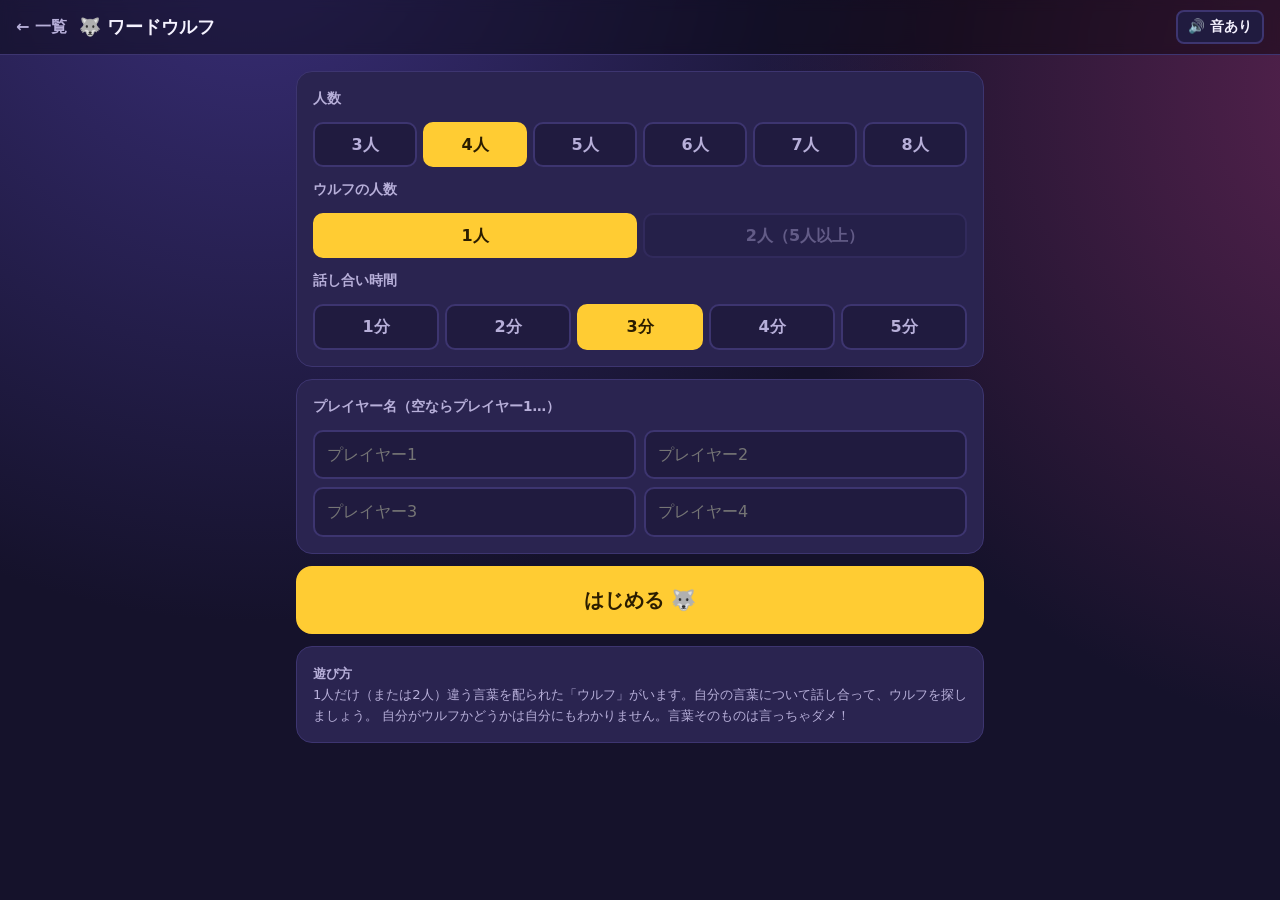
<file: games/word-wolf/index.html>
<!doctype html>
<html lang="ja">
<head>
<meta charset="utf-8">
<meta name="viewport" content="width=device-width,initial-scale=1">
<title>ワードウルフ｜のみゲー！</title>
<link rel="icon" href="data:image/svg+xml,<svg xmlns='http://www.w3.org/2000/svg' viewBox='0 0 100 100'><text y='.9em' font-size='90'>🐺</text></svg>">
<link rel="stylesheet" href="../../assets/common.css">
<style>
  .label { color: var(--sub); font-size: .85rem; font-weight: 700; }
  .seg { display: grid; grid-template-columns: repeat(6, 1fr); gap: 6px; }
  .seg.c2 { grid-template-columns: repeat(2, 1fr); }
  .seg.c5 { grid-template-columns: repeat(5, 1fr); }
  .seg button { border: 2px solid var(--line); background: var(--bg2); color: var(--sub); border-radius: 10px; padding: 8px 2px; font-weight: 700; min-width: 0; }
  .seg button.on { background: var(--accent); border-color: var(--accent); color: var(--accent-ink); }
  .names { display: grid; grid-template-columns: repeat(2, minmax(0, 1fr)); gap: 8px; }
  .turn { font-size: clamp(1.5rem, 7vw, 2.2rem); font-weight: 900; text-align: center; line-height: 1.3; margin: 8px 0 0; word-break: break-all; }
  .word-box { display: grid; place-items: center; min-height: 160px; border-radius: var(--radius); border: 2px dashed var(--line); background: var(--bg2); text-align: center; padding: 16px; }
  .word { font-size: clamp(2.2rem, 12vw, 3.6rem); font-weight: 900; color: var(--accent); line-height: 1.2; word-break: break-all; }
  .progress { text-align: center; color: var(--sub); font-size: .9rem; }
  .clock { font-size: clamp(4.5rem, 26vw, 8rem); font-weight: 900; text-align: center; font-variant-numeric: tabular-nums; line-height: 1; margin: 12px 0 4px; }
  .clock.low { color: var(--danger); animation: blink 1s infinite; }
  .clock.paused { opacity: .5; }
  @keyframes blink { 50% { opacity: .55; } }
  .vote-grid { display: grid; grid-template-columns: repeat(2, minmax(0, 1fr)); gap: 8px; }
  .vote-grid .btn { padding: 14px 8px; word-break: break-all; }
  .count3 { font-size: clamp(4rem, 24vw, 7rem); font-weight: 900; text-align: center; color: var(--pink); line-height: 1; }
  .verdict { font-size: clamp(1.6rem, 8vw, 2.4rem); font-weight: 900; text-align: center; line-height: 1.3; margin: 0; }
  .words { display: grid; grid-template-columns: repeat(2, minmax(0, 1fr)); gap: 8px; text-align: center; }
  .words div { background: var(--bg2); border-radius: 12px; padding: 10px 6px; }
  .words b { display: block; font-size: 1.4rem; word-break: break-all; }
  .wolf { color: var(--pink); }
  .penalty { background: var(--bg2); border-radius: 12px; padding: 10px 14px; font-weight: 700; }
</style>
</head>
<body>
<header class="g-header">
  <a class="back" href="../../">← 一覧</a>
  <h1>🐺 ワードウルフ</h1>
  <button class="btn small" id="soundBtn" aria-pressed="true">🔊 音あり</button>
</header>

<main class="g-main stack">
  <!-- 設定 -->
  <section id="setup" class="stack">
    <div class="card stack">
      <span class="label">人数</span>
      <div class="seg" id="countSeg"></div>
      <span class="label">ウルフの人数</span>
      <div class="seg c2" id="wolfSeg">
        <button data-w="1">1人</button>
        <button data-w="2">2人（5人以上）</button>
      </div>
      <span class="label">話し合い時間</span>
      <div class="seg c5" id="timeSeg"></div>
    </div>
    <div class="card stack">
      <span class="label">プレイヤー名（空ならプレイヤー1…）</span>
      <div class="names" id="names"></div>
    </div>
    <button class="btn big primary" id="startBtn">はじめる 🐺</button>
    <div class="card note">
      <b>遊び方</b><br>
      1人だけ（または2人）違う言葉を配られた「ウルフ」がいます。自分の言葉について話し合って、ウルフを探しましょう。
      自分がウルフかどうかは自分にもわかりません。言葉そのものは言っちゃダメ！
    </div>
  </section>

  <!-- 配布 -->
  <section id="deal" class="stack hidden">
    <p class="progress" id="dealProgress"></p>
    <div class="card stack">
      <p class="turn" id="dealName"></p>
      <p class="center muted" id="dealHint" style="margin:0"></p>
      <div class="word-box" id="wordBox"><div class="word" id="word"></div></div>
    </div>
    <button class="btn big primary" id="showBtn">タップして言葉を見る 👀</button>
    <button class="btn big pink hidden" id="nextBtn">確認した、次の人へ 👉</button>
  </section>

  <!-- 話し合い -->
  <section id="talk" class="stack hidden">
    <div class="card">
      <div class="label center">話し合いタイム</div>
      <div class="clock" id="clock">3:00</div>
      <p class="center muted" id="talkMsg" style="margin:0">ウルフは誰だ？ 言葉は言わずに話そう</p>
    </div>
    <div class="row">
      <button class="btn" id="pauseBtn" style="flex:1">⏸ 一時停止</button>
      <button class="btn pink" id="toVoteBtn" style="flex:1">投票へ進む 🗳</button>
    </div>
  </section>

  <!-- 投票 -->
  <section id="vote" class="stack hidden">
    <div class="card stack center">
      <span class="label">投票タイム</span>
      <p style="margin:0">「せーの」でウルフだと思う人を<b>一斉に指差し！</b></p>
      <div class="count3" id="count3">👉</div>
      <button class="btn" id="countBtn">3・2・1 カウントする</button>
    </div>
    <div class="card stack">
      <span class="label">いちばん多く指された人をタップ（同数なら話し合って1人に）</span>
      <div class="vote-grid" id="voteGrid"></div>
    </div>
  </section>

  <!-- 結果 -->
  <section id="result" class="stack hidden">
    <div class="card stack">
      <p class="verdict" id="verdict"></p>
      <p class="center" id="wolfLine" style="margin:0"></p>
      <div class="words">
        <div><span class="label">みんなの言葉</span><b id="majWord"></b></div>
        <div><span class="label">ウルフの言葉</span><b class="wolf" id="minWord"></b></div>
      </div>
    </div>
    <div class="card stack hidden" id="chance">
      <b>🐺 ウルフの逆転チャンス</b>
      <p style="margin:0">ウルフはみんなの言葉を当てたら逆転勝利！ 答えを言ってもらってから判定してください。</p>
      <div class="row">
        <button class="btn primary" id="hitBtn" style="flex:1">当たった（ウルフ逆転）</button>
        <button class="btn" id="missBtn" style="flex:1">はずれ（みんなの勝ち）</button>
      </div>
    </div>
    <div class="card stack hidden" id="final">
      <p class="verdict" id="finalText"></p>
      <div class="penalty" id="penalty"></div>
    </div>
    <div class="row">
      <button class="btn primary" id="againBtn" style="flex:1">もう一回（同じメンバー）</button>
      <button class="btn" id="setupBtn" style="flex:1">設定に戻る</button>
    </div>
  </section>
</main>

<script>
(() => {
  // [多数派の言葉, 少数派の言葉]
  const PAIRS = [
    ['うどん', 'そば'], ['海', 'プール'], ['犬', '猫'], ['ラーメン', 'つけ麺'], ['焼肉', 'しゃぶしゃぶ'],
    ['カレー', 'シチュー'], ['コーヒー', '紅茶'], ['ビール', 'ハイボール'], ['唐揚げ', '焼き鳥'], ['寿司', '刺身'],
    ['夏', '冬'], ['朝', '夜'], ['温泉', 'サウナ'], ['ディズニーランド', 'USJ'], ['カラオケ', 'ボウリング'],
    ['映画館', '水族館'], ['電車', 'バス'], ['飛行機', '新幹線'], ['コンビニ', 'スーパー'], ['マクドナルド', 'モスバーガー'],
    ['スマホ', 'パソコン'], ['LINE', 'メール'], ['YouTube', 'テレビ'], ['ピザ', 'お好み焼き'], ['たこ焼き', '餃子'],
    ['チョコレート', 'アイス'], ['ケーキ', 'プリン'], ['りんご', 'みかん'], ['いちご', 'さくらんぼ'], ['サッカー', '野球'],
    ['テニス', '卓球'], ['キャンプ', 'バーベキュー'], ['お花見', '花火大会'], ['クリスマス', 'お正月'], ['誕生日', '結婚式'],
    ['遊園地', '動物園'], ['ハワイ', '沖縄'], ['京都', '奈良'], ['北海道', '東北'], ['雨', '雪'],
    ['枕', '布団'], ['シャワー', 'お風呂'], ['歯ブラシ', 'くし'], ['目覚まし時計', 'スマホのアラーム'], ['傘', 'レインコート'],
    ['自転車', 'バイク'], ['ペンギン', 'パンダ'], ['ライオン', 'トラ'], ['ハンバーグ', 'ステーキ'], ['味噌汁', 'スープ'],
    ['おにぎり', 'サンドイッチ'], ['居酒屋', 'ファミレス'], ['日本酒', 'ワイン'], ['ジム', 'ヨガ'], ['漫画', '小説'],
  ];
  const PENALTIES = [
    '好きな食べ物を3つ発表', '最近あった小さな幸せを話す', '右隣の人のいいところを1つ褒める', '一発ギャグ（スベってもOK）',
    'みんなに飲み物を注いで回る', '次の乾杯の音頭をとる', '子どもの頃の夢を発表', '最近ハマっていることを30秒プレゼン',
    '語尾に「〜だワン」をつけて次のゲームまで話す', 'モノマネを1つ（誰でもOK）',
  ];

  const $ = s => document.querySelector(s);
  const SECTIONS = ['setup', 'deal', 'talk', 'vote', 'result'];
  let count = 4, wolves = 1, minutes = 3, sound = true;
  let names = [];
  let ctx = null;
  // ゲームごとの状態
  let players = [], wolfSet = new Set(), maj = '', min = '', dealIdx = 0, lastPair = -1;
  let endAt = 0, remain = 0, paused = false, timer = 0, countTimer = 0;

  try {
    sound = localStorage.getItem('nomige-sound') !== 'off';
    const saved = JSON.parse(localStorage.getItem('nomige-wordwolf') || 'null');
    if (saved) {
      count = Math.min(8, Math.max(3, saved.count | 0 || 4));
      wolves = saved.wolves === 2 && count >= 5 ? 2 : 1;
      minutes = Math.min(5, Math.max(1, saved.minutes | 0 || 3));
      if (Array.isArray(saved.names)) names = saved.names.map(n => String(n).slice(0, 12));
    }
  } catch (e) { /* 読めなければ初期値 */ }

  function save() {
    try { localStorage.setItem('nomige-wordwolf', JSON.stringify({ count, wolves, minutes, names })); } catch (e) { /* 保存不可でも動く */ }
  }
  function show(id) { SECTIONS.forEach(s => $('#' + s).classList.toggle('hidden', s !== id)); window.scrollTo(0, 0); }
  const nameOf = i => (names[i] || '').trim() || `プレイヤー${i + 1}`;
  const shuffle = a => { for (let i = a.length - 1; i > 0; i--) { const j = Math.floor(Math.random() * (i + 1)); [a[i], a[j]] = [a[j], a[i]]; } return a; };

  // ---------- 設定画面 ----------
  function renderSetup() {
    if (count < 5) wolves = 1;
    $('#countSeg').innerHTML = [3, 4, 5, 6, 7, 8].map(n => `<button data-n="${n}" class="${n === count ? 'on' : ''}">${n}人</button>`).join('');
    $('#timeSeg').innerHTML = [1, 2, 3, 4, 5].map(n => `<button data-m="${n}" class="${n === minutes ? 'on' : ''}">${n}分</button>`).join('');
    document.querySelectorAll('#wolfSeg button').forEach(b => {
      b.classList.toggle('on', +b.dataset.w === wolves);
      b.disabled = +b.dataset.w === 2 && count < 5;
    });
    const box = $('#names');
    box.innerHTML = '';
    for (let i = 0; i < count; i++) {
      const inp = document.createElement('input');
      inp.className = 'field';
      inp.maxLength = 12;
      inp.placeholder = `プレイヤー${i + 1}`;
      inp.value = names[i] || '';
      inp.addEventListener('input', () => { names[i] = inp.value; save(); });
      box.appendChild(inp);
    }
    $('#soundBtn').textContent = sound ? '🔊 音あり' : '🔇 音なし';
    $('#soundBtn').setAttribute('aria-pressed', String(sound));
  }

  // ---------- 効果音（WebAudio。音声ファイルなし） ----------
  function audio() {
    if (!sound) return null;
    if (!ctx) {
      const AC = window.AudioContext || window.webkitAudioContext;
      if (!AC) return null;
      ctx = new AC();
    }
    if (ctx.state === 'suspended') ctx.resume();
    return ctx;
  }
  function beep(freq, dur, vol, delay = 0) {
    const a = audio();
    if (!a) return;
    const o = a.createOscillator(), g = a.createGain(), t = a.currentTime + delay;
    o.type = 'square'; o.frequency.value = freq;
    g.gain.setValueAtTime(vol, t);
    g.gain.exponentialRampToValueAtTime(0.0001, t + dur);
    o.connect(g).connect(a.destination);
    o.start(t); o.stop(t + dur);
  }
  const timeUpSound = () => { [0, .25, .5].forEach(d => beep(880, .18, .15, d)); beep(1320, .5, .15, .75); };

  // ---------- 配布 ----------
  function startGame() {
    audio();
    clearInterval(timer); clearTimeout(countTimer);
    let p;
    do { p = Math.floor(Math.random() * PAIRS.length); } while (p === lastPair);
    lastPair = p;
    // どちらが少数派になるかもランダムにして読まれにくくする
    [maj, min] = Math.random() < .5 ? PAIRS[p] : [PAIRS[p][1], PAIRS[p][0]];
    players = Array.from({ length: count }, (_, i) => nameOf(i));
    wolfSet = new Set(shuffle([...players.keys()]).slice(0, wolves));
    dealIdx = 0;
    renderDeal();
    show('deal');
  }
  function renderDeal() {
    $('#word').textContent = '';
    $('#wordBox').classList.add('hidden');
    $('#showBtn').classList.remove('hidden');
    $('#nextBtn').classList.add('hidden');
    $('#dealProgress').textContent = `${dealIdx + 1} / ${players.length} 人目`;
    $('#dealName').textContent = `${players[dealIdx]}さんの番です`;
    $('#dealHint').textContent = '他の人に見えないようにスマホを持ってね';
  }
  function revealWord() {
    $('#word').textContent = wolfSet.has(dealIdx) ? min : maj;
    $('#wordBox').classList.remove('hidden');
    $('#dealHint').textContent = 'あなたの言葉はこれ。覚えたら隠そう';
    $('#showBtn').classList.add('hidden');
    $('#nextBtn').classList.remove('hidden');
    $('#nextBtn').textContent = dealIdx === players.length - 1 ? '確認した、話し合いへ 💬' : '確認した、次の人へ 👉';
  }
  function nextPlayer() {
    $('#word').textContent = '';
    dealIdx++;
    if (dealIdx < players.length) renderDeal();
    else startTalk();
  }

  // ---------- 話し合い ----------
  function fmt(ms) {
    const s = Math.ceil(ms / 1000);
    return `${Math.floor(s / 60)}:${String(s % 60).padStart(2, '0')}`;
  }
  function startTalk() {
    remain = minutes * 60000;
    paused = false;
    endAt = performance.now() + remain;
    $('#pauseBtn').textContent = '⏸ 一時停止';
    $('#pauseBtn').disabled = false;
    $('#talkMsg').textContent = 'ウルフは誰だ？ 言葉は言わずに話そう';
    $('#clock').classList.remove('paused');
    show('talk');
    clearInterval(timer);
    timer = setInterval(tickTalk, 200);
    tickTalk();
  }
  function tickTalk() {
    if (!paused) remain = Math.max(0, endAt - performance.now());
    $('#clock').textContent = fmt(remain);
    $('#clock').classList.toggle('low', remain <= 10000 && remain > 0 && !paused);
    if (remain <= 0) {
      clearInterval(timer);
      $('#clock').classList.remove('low');
      $('#talkMsg').textContent = '⏰ 時間切れ！ 投票へ進もう';
      $('#pauseBtn').disabled = true;
      timeUpSound();
      try { if (navigator.vibrate) navigator.vibrate([300, 100, 300]); } catch (e) { /* 振動非対応 */ }
    }
  }
  function togglePause(force) {
    if (remain <= 0) return;
    paused = force === undefined ? !paused : force;
    if (!paused) endAt = performance.now() + remain;
    $('#pauseBtn').textContent = paused ? '▶ 再開' : '⏸ 一時停止';
    $('#clock').classList.toggle('paused', paused);
    tickTalk();
  }

  // ---------- 投票 ----------
  function startVote() {
    clearInterval(timer);
    $('#count3').textContent = '👉';
    $('#countBtn').disabled = false;
    $('#voteGrid').innerHTML = players.map((_, i) => `<button class="btn" data-i="${i}"></button>`).join('');
    $('#voteGrid').querySelectorAll('button').forEach((b, i) => { b.textContent = players[i]; });
    show('vote');
  }
  function countdown() {
    audio();
    $('#countBtn').disabled = true;
    let n = 3;
    const step = () => {
      if (n > 0) { $('#count3').textContent = n; beep(660, .1, .12); n--; countTimer = setTimeout(step, 800); }
      else { $('#count3').textContent = 'せーの！👉'; beep(1100, .3, .15); $('#countBtn').disabled = false; }
    };
    step();
  }

  // ---------- 結果 ----------
  function showResult(i) {
    clearTimeout(countTimer);
    const caught = wolfSet.has(i);
    const wolfNames = [...wolfSet].sort((a, b) => a - b).map(w => players[w] + 'さん').join('、');
    $('#verdict').textContent = caught ? '🎯 ウルフを当てた！' : '😱 ハズレ…';
    $('#verdict').className = 'verdict' + (caught ? '' : ' wolf');
    $('#wolfLine').textContent = `${players[i]}さんは${caught ? 'ウルフでした' : 'ウルフではありません'}。ウルフは ${wolfNames}`;
    $('#majWord').textContent = maj;
    $('#minWord').textContent = min;
    $('#chance').classList.toggle('hidden', !caught);
    if (caught) $('#final').classList.add('hidden');
    else finish(true);
    show('result');
    beep(caught ? 990 : 330, .25, .15);
  }
  function finish(wolfWin) {
    $('#chance').classList.add('hidden');
    $('#final').classList.remove('hidden');
    $('#finalText').textContent = wolfWin ? '🐺 ウルフの勝ち！' : '🎉 みんな（多数派）の勝ち！';
    $('#finalText').className = 'verdict' + (wolfWin ? ' wolf' : '');
    const losers = wolfWin ? 'ウルフ以外のみんな' : 'ウルフ';
    $('#penalty').textContent = `罰ゲーム（${losers}から1人）：` + PENALTIES[Math.floor(Math.random() * PENALTIES.length)];
  }

  // ---------- イベント ----------
  $('#countSeg').addEventListener('click', e => {
    const b = e.target.closest('button');
    if (b) { count = +b.dataset.n; renderSetup(); save(); }
  });
  $('#wolfSeg').addEventListener('click', e => {
    const b = e.target.closest('button');
    if (b && !b.disabled) { wolves = +b.dataset.w; renderSetup(); save(); }
  });
  $('#timeSeg').addEventListener('click', e => {
    const b = e.target.closest('button');
    if (b) { minutes = +b.dataset.m; renderSetup(); save(); }
  });
  $('#soundBtn').addEventListener('click', () => {
    sound = !sound;
    try { localStorage.setItem('nomige-sound', sound ? 'on' : 'off'); } catch (e) { /* 保存不可でも動く */ }
    renderSetup();
  });
  $('#startBtn').addEventListener('click', () => { save(); startGame(); });
  $('#showBtn').addEventListener('click', revealWord);
  $('#nextBtn').addEventListener('click', nextPlayer);
  $('#pauseBtn').addEventListener('click', () => togglePause());
  $('#toVoteBtn').addEventListener('click', startVote);
  $('#countBtn').addEventListener('click', countdown);
  $('#voteGrid').addEventListener('click', e => {
    const b = e.target.closest('button');
    if (b) showResult(+b.dataset.i);
  });
  $('#hitBtn').addEventListener('click', () => finish(true));
  $('#missBtn').addEventListener('click', () => finish(false));
  $('#againBtn').addEventListener('click', startGame);
  $('#setupBtn').addEventListener('click', () => { clearInterval(timer); clearTimeout(countTimer); renderSetup(); show('setup'); });
  // 画面を離れたら話し合いタイマーを止める
  document.addEventListener('visibilitychange', () => {
    if (document.hidden && !$('#talk').classList.contains('hidden') && !paused) togglePause(true);
  });

  renderSetup();
})();
</script>
</body>
</html>
</file>
<file: assets/common.css>
/* のみゲー！ 共通スタイル（全ゲーム共通の色・ボタン・ヘッダー） */
:root {
  --bg: #15122b;
  --bg2: #201b3f;
  --card: #2a2450;
  --line: #3d3570;
  --ink: #f5f2ff;
  --sub: #b7afd9;
  --accent: #ffcc33;
  --accent-ink: #2b1d00;
  --pink: #ff5c8a;
  --cyan: #3ee0d0;
  --green: #5ce07a;
  --danger: #ff4d4d;
  --radius: 16px;
}
* { box-sizing: border-box; }
html, body { margin: 0; }
body {
  background: var(--bg);
  background-image: radial-gradient(circle at 20% -10%, #3a2f7a 0, transparent 50%), radial-gradient(circle at 110% 10%, #5a2350 0, transparent 40%);
  background-attachment: fixed;
  color: var(--ink);
  font-family: "Hiragino Kaku Gothic ProN", "Hiragino Sans", "Yu Gothic UI", "Meiryo", system-ui, sans-serif;
  font-size: 16px;
  line-height: 1.6;
  min-height: 100vh;
  -webkit-tap-highlight-color: transparent;
}
a { color: var(--cyan); }
button { font: inherit; cursor: pointer; }
button:disabled { cursor: not-allowed; opacity: .4; }
input, select, textarea { font: inherit; }

/* ヘッダー（各ゲーム上部の「一覧へ戻る」） */
.g-header {
  display: flex; align-items: center; gap: 12px;
  padding: 10px 16px; background: #0006; backdrop-filter: blur(6px);
  position: sticky; top: 0; z-index: 50; border-bottom: 1px solid var(--line);
}
.g-header .back { color: var(--sub); text-decoration: none; font-weight: 700; white-space: nowrap; }
.g-header .back:hover { color: var(--ink); }
.g-header h1 { margin: 0; font-size: 1.1rem; flex: 1; min-width: 0; overflow: hidden; text-overflow: ellipsis; white-space: nowrap; }

.g-main { max-width: 720px; margin: 0 auto; padding: 16px 16px 48px; }

.card { background: var(--card); border: 1px solid var(--line); border-radius: var(--radius); padding: 16px; }
.stack { display: grid; gap: 12px; }
.row { display: flex; gap: 8px; flex-wrap: wrap; align-items: center; }
.muted { color: var(--sub); }
.center { text-align: center; }

.btn {
  border: 2px solid var(--line); background: var(--bg2); color: var(--ink);
  border-radius: 12px; padding: 10px 16px; font-weight: 700; transition: transform .08s;
}
.btn:active:not(:disabled) { transform: scale(.96); }
.btn.primary { background: var(--accent); border-color: var(--accent); color: var(--accent-ink); }
.btn.pink { background: var(--pink); border-color: var(--pink); color: #fff; }
.btn.big { font-size: 1.25rem; padding: 16px 24px; width: 100%; border-radius: 16px; }
.btn.small { padding: 4px 10px; font-size: .85rem; border-radius: 8px; }

.field { width: 100%; padding: 10px 12px; border-radius: 10px; border: 2px solid var(--line); background: var(--bg2); color: var(--ink); }
.field:focus { outline: none; border-color: var(--accent); }

.chip { display: inline-block; padding: 2px 10px; border-radius: 999px; background: var(--bg2); border: 1px solid var(--line); color: var(--sub); font-size: .8rem; }

.note { color: var(--sub); font-size: .82rem; }
.hidden { display: none !important; }

@media (max-width: 480px) {
  .g-main { padding: 12px 12px 40px; }
}
</file>
